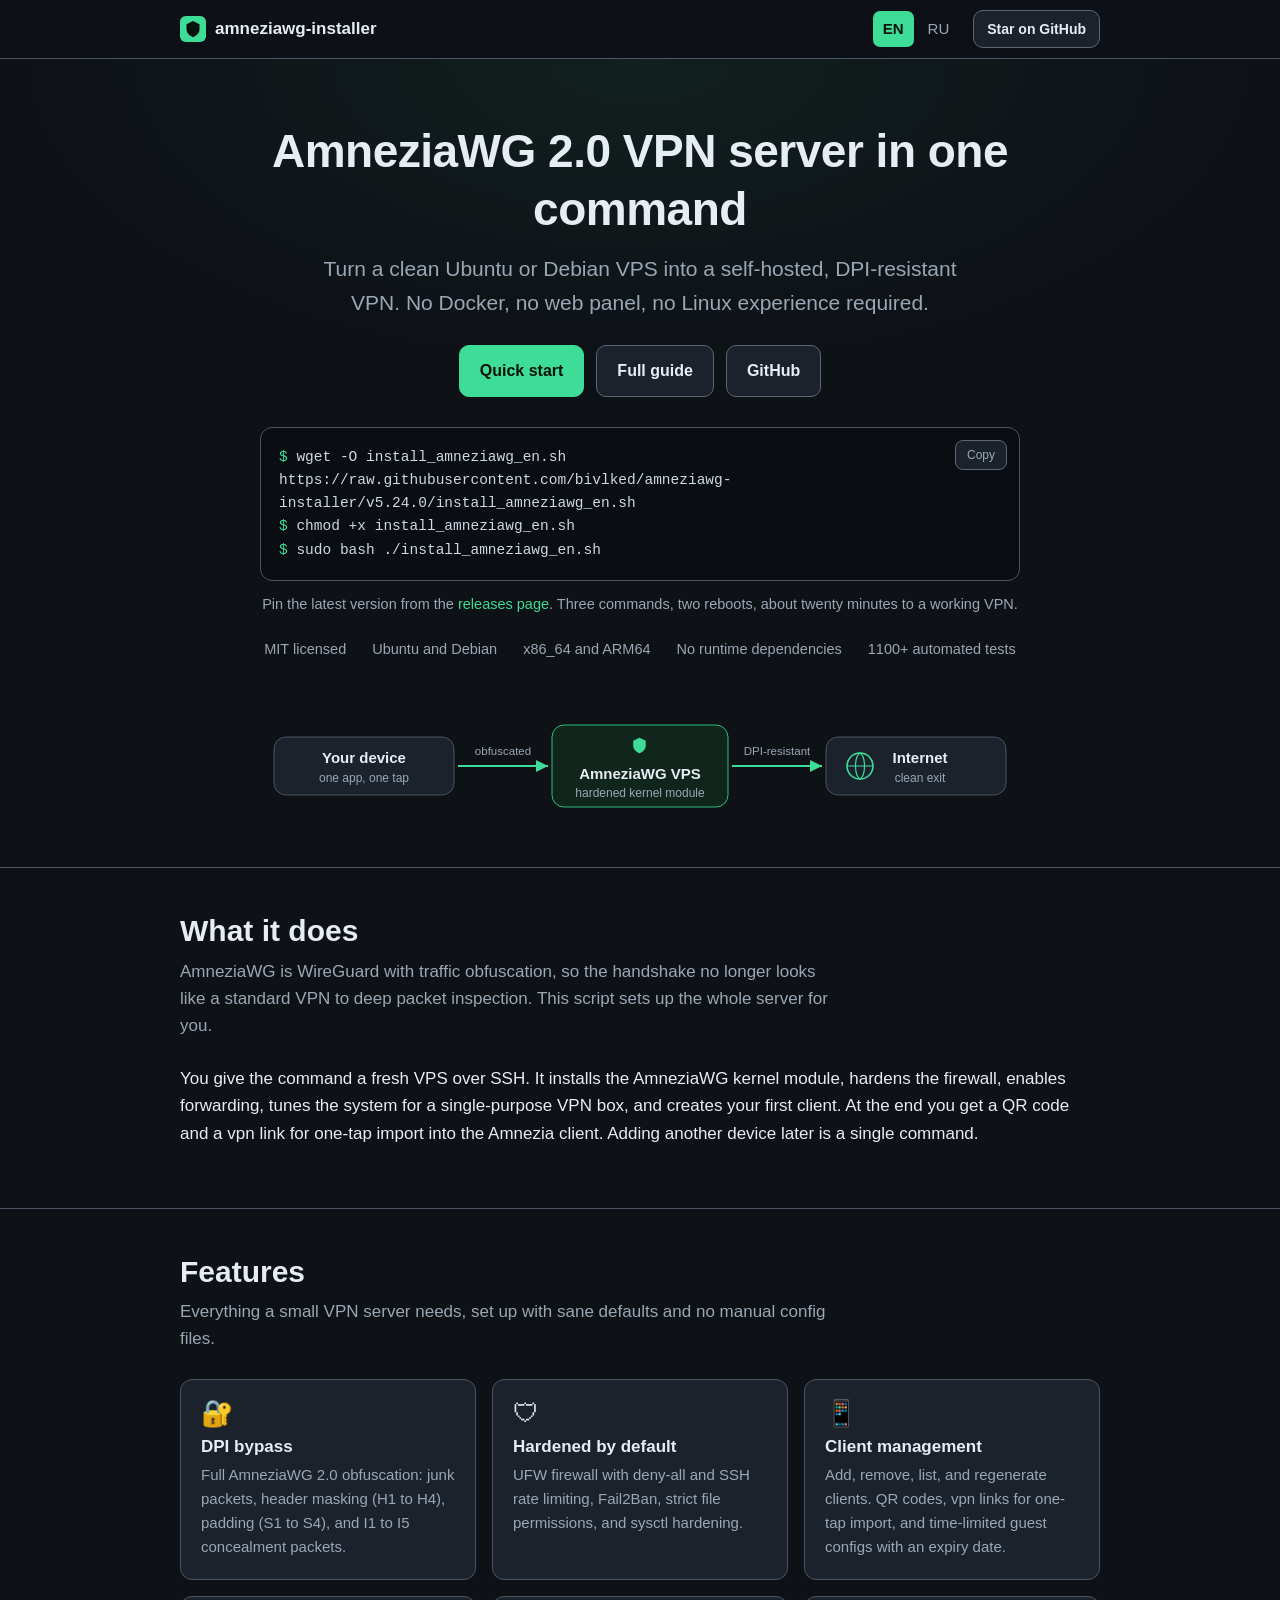
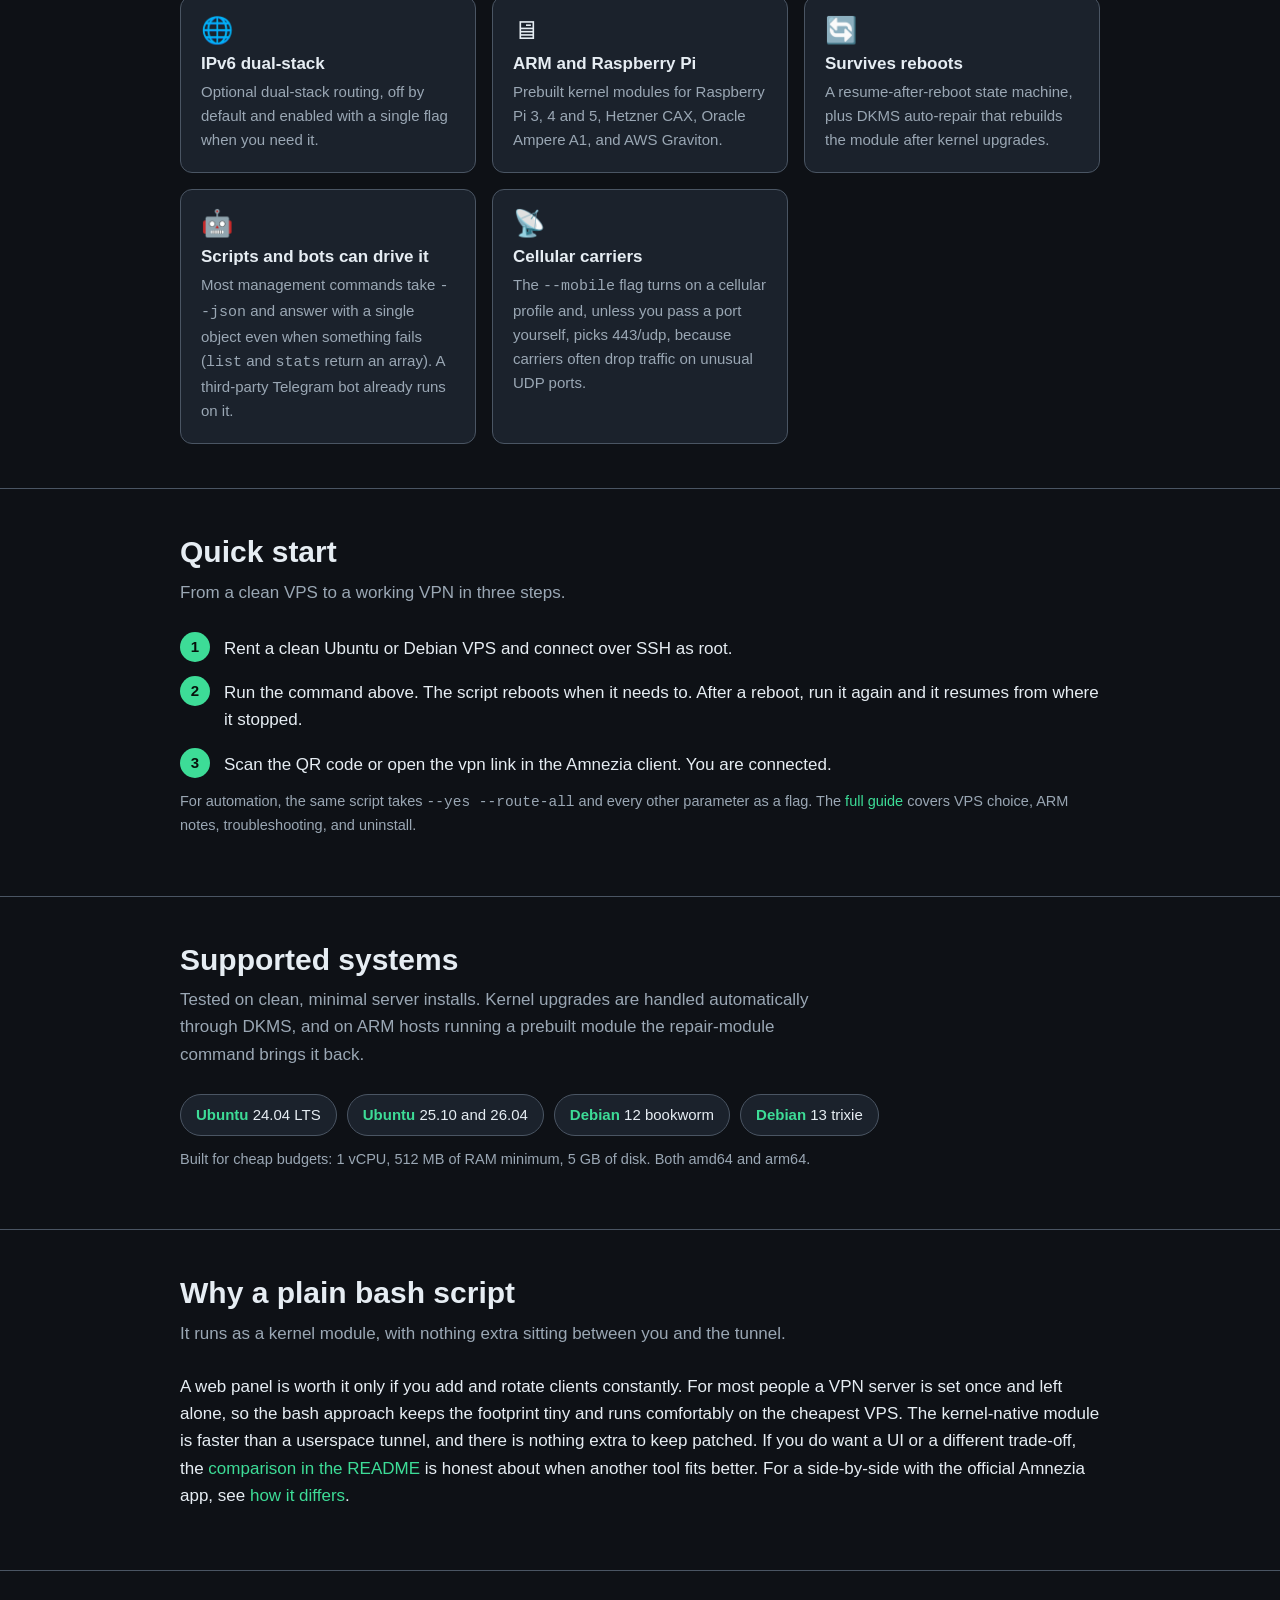
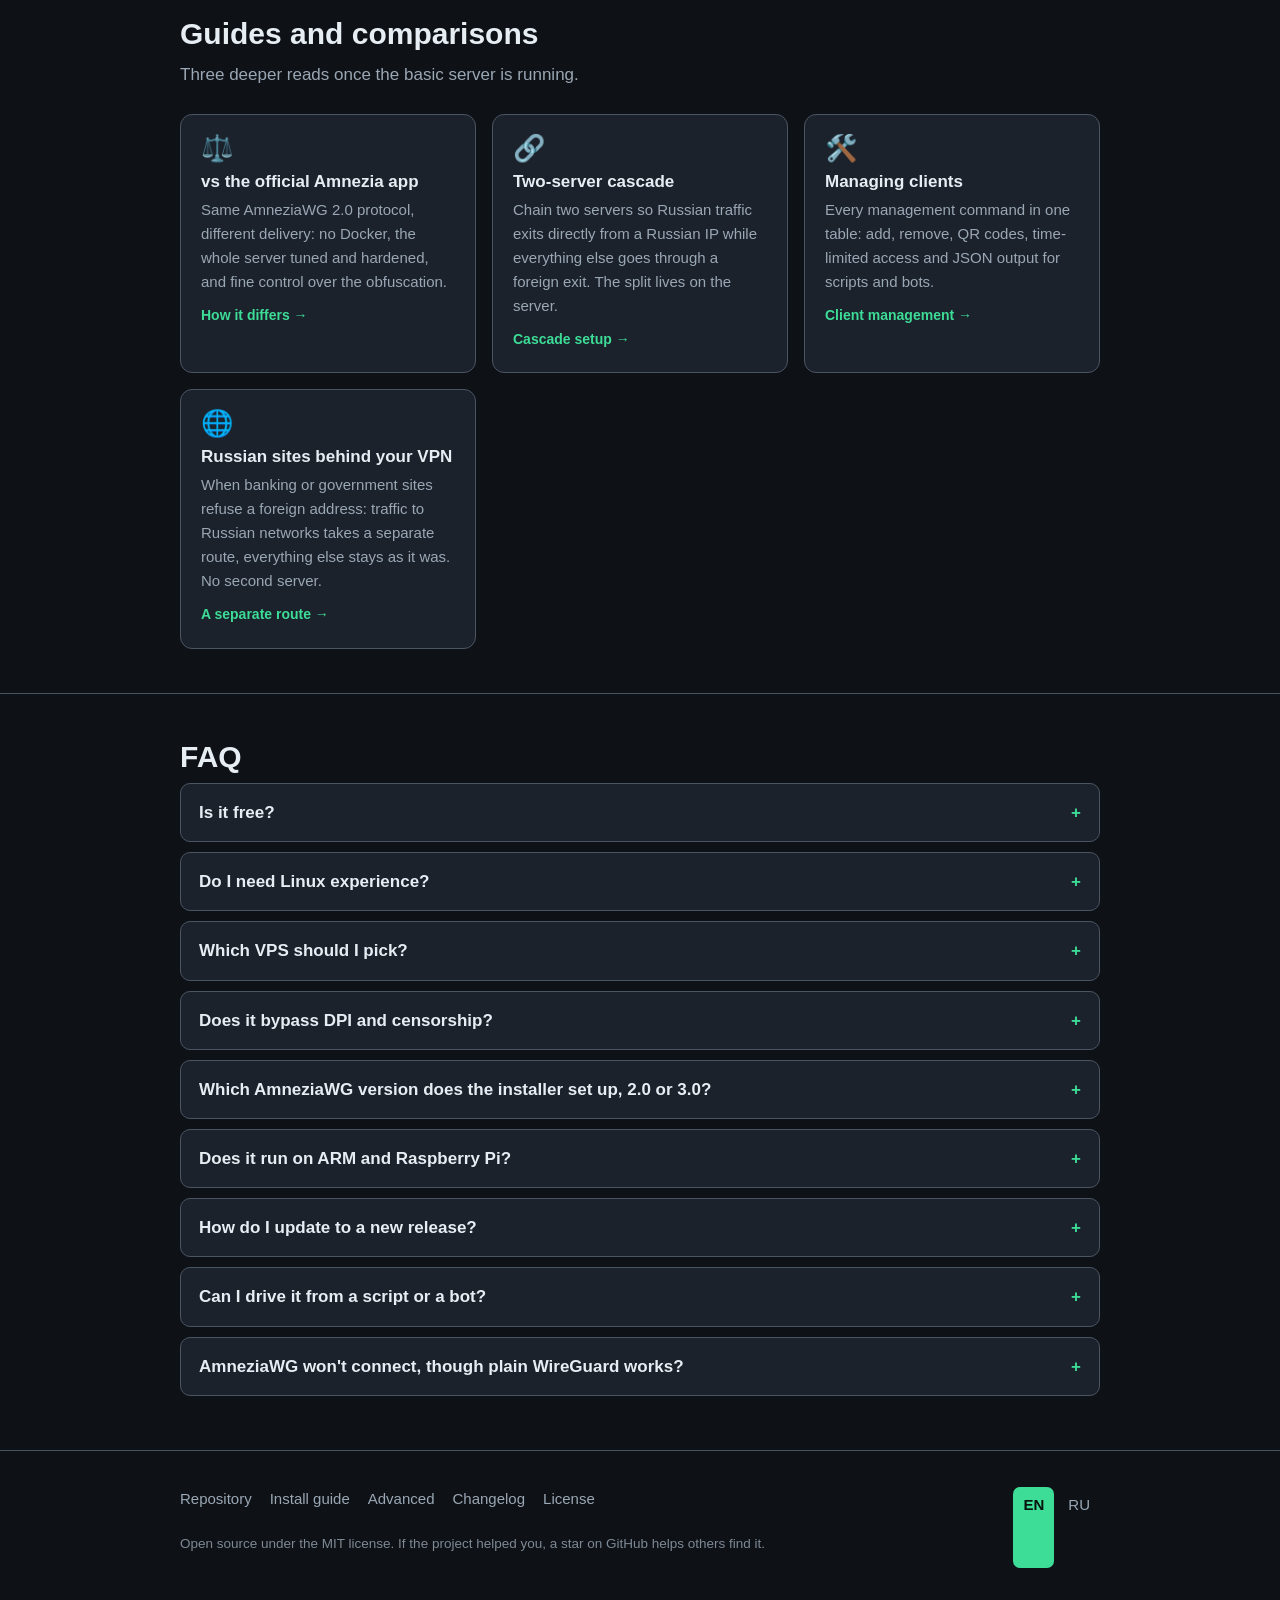
<file: index.html>
<!DOCTYPE html>
<html lang="en">
<head>
<meta charset="utf-8">
<meta name="viewport" content="width=device-width, initial-scale=1">
<title>AmneziaWG 2.0 VPN Installer for Ubuntu and Debian VPS</title>
<meta name="description" content="One command turns your own Ubuntu or Debian VPS into an AmneziaWG 2.0 / 3.0 VPN server. About twenty minutes, then a QR code for your phone. DPI bypass, hardened firewall, MIT licensed.">
<link rel="canonical" href="https://bivlked.github.io/amneziawg-installer/">
<link rel="alternate" hreflang="en" href="https://bivlked.github.io/amneziawg-installer/">
<link rel="alternate" hreflang="ru" href="https://bivlked.github.io/amneziawg-installer/ru/">
<link rel="alternate" hreflang="x-default" href="https://bivlked.github.io/amneziawg-installer/">
<meta property="og:type" content="website">
<meta property="og:title" content="AmneziaWG 2.0 VPN Installer for Ubuntu and Debian VPS">
<meta property="og:description" content="One command turns a clean Ubuntu or Debian VPS into a DPI-resistant AmneziaWG 2.0 / 3.0 VPN server. Open source, MIT licensed.">
<meta property="og:url" content="https://bivlked.github.io/amneziawg-installer/">
<meta property="og:site_name" content="amneziawg-installer">
<meta property="og:image" content="https://bivlked.github.io/amneziawg-installer/assets/og.png">
<meta property="og:image:width" content="1200">
<meta property="og:image:height" content="630">
<meta property="og:image:alt" content="amneziawg-installer - AmneziaWG 2.0 / 3.0 VPN server in one command">
<meta property="og:locale" content="en_US">
<meta property="og:locale:alternate" content="ru_RU">
<meta name="twitter:card" content="summary_large_image">
<meta name="twitter:image" content="https://bivlked.github.io/amneziawg-installer/assets/og.png">
<meta name="twitter:title" content="AmneziaWG 2.0 VPN Installer for Ubuntu and Debian VPS">
<meta name="twitter:description" content="One command turns a clean Ubuntu or Debian VPS into a DPI-resistant AmneziaWG 2.0 / 3.0 VPN server. Open source, MIT licensed.">
<meta name="google-site-verification" content="3E6FtjgNbCI2T4Ho99Hl--kZt4UFRLLwphMFXHerhmE">
<meta name="theme-color" content="#0e1116">
<meta name="color-scheme" content="dark">
<link rel="icon" href="assets/favicon.svg" type="image/svg+xml">
<link rel="apple-touch-icon" href="assets/apple-touch-icon.png">
<link rel="stylesheet" href="assets/style.css">
<script type="application/ld+json">
{
  "@context": "https://schema.org",
  "@type": "SoftwareApplication",
  "name": "amneziawg-installer",
  "description": "One-command installer and management toolkit for a self-hosted AmneziaWG 2.0 / 3.0 VPN on Ubuntu and Debian servers.",
  "applicationCategory": "SecurityApplication",
  "operatingSystem": "Ubuntu 24.04, Ubuntu 25.10, Ubuntu 26.04, Debian 12, Debian 13",
  "softwareVersion": "5.24.0",
  "license": "https://opensource.org/licenses/MIT",
  "codeRepository": "https://github.com/bivlked/amneziawg-installer",
  "url": "https://bivlked.github.io/amneziawg-installer/",
  "installUrl": "https://github.com/bivlked/amneziawg-installer/releases/latest",
  "processorRequirements": "1 vCPU, amd64 or arm64",
  "memoryRequirements": "512 MB",
  "storageRequirements": "5 GB",
  "featureList": [
    "One-command install on a clean Ubuntu or Debian VPS",
    "AmneziaWG 2.0 obfuscation: junk packets, header masking H1-H4, padding S1-S4, I1-I5 concealment packets",
    "UFW firewall, Fail2Ban, sysctl hardening and SSH rate limiting by default",
    "Client management: add, remove, list, regenerate, QR codes, vpn:// links, expiring guest configs",
    "JSON output for most management commands, for scripts and bots",
    "Prebuilt ARM64 kernel modules for Raspberry Pi, Hetzner CAX, Oracle Ampere A1 and AWS Graviton",
    "Resume after reboot and DKMS rebuild after kernel upgrades"
  ],
  "sameAs": ["https://github.com/bivlked/amneziawg-installer"],
  "offers": { "@type": "Offer", "price": "0", "priceCurrency": "USD" },
  "author": { "@type": "Person", "name": "bivlked" }
}
</script>
<script type="application/ld+json">
{
  "@context": "https://schema.org",
  "@type": "WebSite",
  "name": "amneziawg-installer",
  "url": "https://bivlked.github.io/amneziawg-installer/",
  "inLanguage": "en",
  "publisher": { "@type": "Organization", "name": "amneziawg-installer", "logo": { "@type": "ImageObject", "url": "https://bivlked.github.io/amneziawg-installer/assets/apple-touch-icon.png" } }
}
</script>
<script type="application/ld+json">
{
  "@context": "https://schema.org",
  "@type": "FAQPage",
  "mainEntity": [
    { "@type": "Question", "name": "Is it free?", "acceptedAnswer": { "@type": "Answer", "text": "Yes. The installer is open source under the MIT license. You only pay for the VPS, which starts around 3 to 5 dollars a month." } },
    { "@type": "Question", "name": "Do I need Linux experience?", "acceptedAnswer": { "@type": "Answer", "text": "No. You copy one command into an SSH session on a clean VPS. The script handles the kernel module, firewall, forwarding, and the first client, then prints a QR code and a vpn link." } },
    { "@type": "Question", "name": "Which VPS should I pick?", "acceptedAnswer": { "@type": "Answer", "text": "A clean Ubuntu or Debian VPS with 1 vCPU and at least 512 MB of RAM. It is meant for a dedicated VPS, not a home router or shared hosting." } },
    { "@type": "Question", "name": "Does it bypass DPI and censorship?", "acceptedAnswer": { "@type": "Answer", "text": "AmneziaWG 2.0 adds obfuscation on top of WireGuard to resist the deep packet inspection used in Russia, Iran, China, and on school or corporate networks. No method is guaranteed against every operator, but the protocol gives you the obfuscation settings that get through today." } },
    { "@type": "Question", "name": "Which AmneziaWG version does the installer set up, 2.0 or 3.0?", "acceptedAnswer": { "@type": "Answer", "text": "The kernel decides, not the distribution name. If the server runs kernel 6.7 or newer, the module comes from the official PPA, which has been on the 3.0 line since the end of July - that is what you get on current Ubuntu 24.04 and later and Debian 13 images. On kernels older than 6.7 the installer builds a pinned 2.0 module from source: the 3.0 line is not validated there yet, so we keep 2.0 on purpose. ARM servers we ship a prebuilt module for get that instead and also stay on 2.0. The generated configs are the same either way - the 2.0 parameters Jc/Jmin/Jmax, S1-S4, H1-H4 and the I1 concealment packet - and none of the new 3.0 features are enabled, so configs handed out earlier need no changes." } },
    { "@type": "Question", "name": "Does it run on ARM and Raspberry Pi?", "acceptedAnswer": { "@type": "Answer", "text": "Yes. Prebuilt ARM64 modules cover Raspberry Pi 3, 4 and 5, Hetzner CAX, Oracle Ampere A1, and AWS Graviton. The same command picks the right one." } },
    { "@type": "Question", "name": "How do I update to a new release?", "acceptedAnswer": { "@type": "Answer", "text": "Download the new release script on the same server and run it with the --force flag. Server keys, clients, and obfuscation settings survive the reinstall. After kernel updates the DKMS module rebuilds automatically on the next boot." } },
    { "@type": "Question", "name": "Can I drive it from a script or a bot?", "acceptedAnswer": { "@type": "Answer", "text": "Yes. Most management commands take --json and answer with a single JSON object even when the command failed, so the reply is always parseable. The exceptions: list and stats return an array, and show and diagnose do not take the flag. New fields show up over time; existing ones do not get renamed. For unattended runs there is --yes, and with AWG_STRICT_CONFIRM=1 a command like removing a client refuses to run when --yes is missing instead of quietly agreeing. A third-party Telegram bot, awgram, already runs on this interface." } },
    { "@type": "Question", "name": "AmneziaWG won't connect, though plain WireGuard works?", "acceptedAnswer": { "@type": "Answer", "text": "Almost always an obfuscation or version mismatch, not the network. If plain WireGuard comes up on the same server but AmneziaWG does not, compare the [Interface] parameters on the server and the client. S1-S4 and H1-H4 must match: the receiver strips that padding and checks those headers, so any mismatch here means the packet is dropped and the handshake never completes. In 2.0, H1-H4 are ranges - the ranges must be the same on both sides. Jc/Jmin/Jmax and the 2.0 concealment packets I1-I5 do NOT have to match: they are separate decoy packets, the other side discards them, and a node without I1 simply never sends them. Case does matter for I1-I5: uppercase only. Check the versions too: older amneziawg-tools builds cannot speak 2.0. Full walkthrough in the detailed troubleshooting guide." } }
  ]
}
</script>
</head>
<body>
<a class="skip-link" href="#main">Skip to content</a>

<header class="site-header">
  <div class="wrap">
    <a class="brand" href="/amneziawg-installer/">
      <svg class="logo" viewBox="0 0 32 32" aria-hidden="true"><rect width="32" height="32" rx="7" fill="#3ddc97"/><path d="M16 6l8 4v6c0 5-3.4 8.2-8 10-4.6-1.8-8-5-8-10v-6l8-4z" fill="#07120c"/></svg>
      amneziawg-installer
    </a>
    <nav class="nav-right" aria-label="Site navigation">
      <span class="lang-switch"><a class="active" aria-current="page" aria-label="English" href="/amneziawg-installer/">EN</a><a aria-label="Русский" href="/amneziawg-installer/ru/">RU</a></span>
      <a class="btn btn-sm" href="https://github.com/bivlked/amneziawg-installer">Star on GitHub</a>
    </nav>
  </div>
</header>

<main id="main">

<section class="hero">
  <div class="wrap">
    <h1>AmneziaWG 2.0 VPN server in one command</h1>
    <p class="lede">Turn a clean Ubuntu or Debian VPS into a self-hosted, DPI-resistant VPN. No Docker, no web panel, no Linux experience required.</p>
    <div class="cta-row">
      <a class="btn btn-primary" href="#quick-start">Quick start</a>
      <a class="btn" href="https://github.com/bivlked/amneziawg-installer/blob/main/INSTALL_VPS.md">Full guide</a>
      <a class="btn" href="https://github.com/bivlked/amneziawg-installer">GitHub</a>
    </div>
    <div class="cmd">
      <button class="copy-btn" type="button" aria-label="Copy install command" data-copy="wget -O install_amneziawg_en.sh https://raw.githubusercontent.com/bivlked/amneziawg-installer/v5.24.0/install_amneziawg_en.sh&#10;chmod +x install_amneziawg_en.sh&#10;sudo bash ./install_amneziawg_en.sh">Copy</button>
      <pre><span class="prompt">$ </span>wget -O install_amneziawg_en.sh https://raw.githubusercontent.com/bivlked/amneziawg-installer/v5.24.0/install_amneziawg_en.sh
<span class="prompt">$ </span>chmod +x install_amneziawg_en.sh
<span class="prompt">$ </span>sudo bash ./install_amneziawg_en.sh</pre>
    </div>
    <p class="sr-only" role="status" aria-live="polite" data-copy-status></p>
    <p class="inline-note">Pin the latest version from the <a href="https://github.com/bivlked/amneziawg-installer/releases">releases page</a>. Three commands, two reboots, about twenty minutes to a working VPN.</p>
    <div class="trust">
      <span>MIT licensed</span>
      <span>Ubuntu and Debian</span>
      <span>x86_64 and ARM64</span>
      <span>No runtime dependencies</span>
      <span>1100+ automated tests</span>
    </div>
    <figure class="hero-art" aria-hidden="true">
      <svg viewBox="0 0 760 132" xmlns="http://www.w3.org/2000/svg" font-family="-apple-system, BlinkMacSystemFont, 'Segoe UI', Roboto, sans-serif">
        <defs><marker id="ar" markerWidth="9" markerHeight="9" refX="6" refY="3" orient="auto"><path d="M0 0l6 3-6 3z" fill="#3ddc97"/></marker></defs>
        <rect x="14" y="42" width="180" height="58" rx="12" fill="#1b222c" stroke="#4a5563"/>
        <text x="104" y="68" text-anchor="middle" font-size="15" font-weight="600" fill="#e6edf3">Your device</text>
        <text x="104" y="87" text-anchor="middle" font-size="12" fill="#9aa7b4">one app, one tap</text>
        <line x1="198" y1="71" x2="288" y2="71" stroke="#3ddc97" stroke-width="2" marker-end="url(#ar)"/>
        <text x="243" y="60" text-anchor="middle" font-size="11.5" fill="#9aa7b4">obfuscated</text>
        <rect x="292" y="30" width="176" height="82" rx="12" fill="#10261c" stroke="#2bbd80"/>
        <g transform="translate(367 38) scale(0.78)"><path d="M16 6l8 4v6c0 5-3.4 8.2-8 10-4.6-1.8-8-5-8-10v-6l8-4z" fill="#3ddc97"/></g>
        <text x="380" y="84" text-anchor="middle" font-size="15" font-weight="600" fill="#e6edf3">AmneziaWG VPS</text>
        <text x="380" y="102" text-anchor="middle" font-size="12" fill="#9aa7b4">hardened kernel module</text>
        <line x1="472" y1="71" x2="562" y2="71" stroke="#3ddc97" stroke-width="2" marker-end="url(#ar)"/>
        <text x="517" y="60" text-anchor="middle" font-size="11.5" fill="#9aa7b4">DPI-resistant</text>
        <rect x="566" y="42" width="180" height="58" rx="12" fill="#1b222c" stroke="#4a5563"/>
        <circle cx="600" cy="71" r="13" fill="none" stroke="#3ddc97" stroke-width="1.6"/>
        <path d="M587 71h26M600 58c6 4 6 22 0 26M600 58c-6 4-6 22 0 26" fill="none" stroke="#3ddc97" stroke-width="1.2"/>
        <text x="660" y="68" text-anchor="middle" font-size="15" font-weight="600" fill="#e6edf3">Internet</text>
        <text x="660" y="87" text-anchor="middle" font-size="12" fill="#9aa7b4">clean exit</text>
      </svg>
    </figure>
  </div>
</section>

<section id="what">
  <div class="wrap">
    <h2>What it does</h2>
    <p class="sub">AmneziaWG is WireGuard with traffic obfuscation, so the handshake no longer looks like a standard VPN to deep packet inspection. This script sets up the whole server for you.</p>
    <p>You give the command a fresh VPS over SSH. It installs the AmneziaWG kernel module, hardens the firewall, enables forwarding, tunes the system for a single-purpose VPN box, and creates your first client. At the end you get a QR code and a vpn link for one-tap import into the Amnezia client. Adding another device later is a single command.</p>
  </div>
</section>

<section id="features">
  <div class="wrap">
    <h2>Features</h2>
    <p class="sub">Everything a small VPN server needs, set up with sane defaults and no manual config files.</p>
    <div class="grid">
      <div class="card"><div class="ico" aria-hidden="true">&#128272;</div><h3>DPI bypass</h3><p>Full AmneziaWG 2.0 obfuscation: junk packets, header masking (H1 to H4), padding (S1 to S4), and I1 to I5 concealment packets.</p></div>
      <div class="card"><div class="ico" aria-hidden="true">&#128737;</div><h3>Hardened by default</h3><p>UFW firewall with deny-all and SSH rate limiting, Fail2Ban, strict file permissions, and sysctl hardening.</p></div>
      <div class="card"><div class="ico" aria-hidden="true">&#128241;</div><h3>Client management</h3><p>Add, remove, list, and regenerate clients. QR codes, vpn links for one-tap import, and time-limited guest configs with an expiry date.</p></div>
      <div class="card"><div class="ico" aria-hidden="true">&#127760;</div><h3>IPv6 dual-stack</h3><p>Optional dual-stack routing, off by default and enabled with a single flag when you need it.</p></div>
      <div class="card"><div class="ico" aria-hidden="true">&#128421;</div><h3>ARM and Raspberry Pi</h3><p>Prebuilt kernel modules for Raspberry Pi 3, 4 and 5, Hetzner CAX, Oracle Ampere A1, and AWS Graviton.</p></div>
      <div class="card"><div class="ico" aria-hidden="true">&#128260;</div><h3>Survives reboots</h3><p>A resume-after-reboot state machine, plus DKMS auto-repair that rebuilds the module after kernel upgrades.</p></div>
      <div class="card"><div class="ico" aria-hidden="true">&#129302;</div><h3>Scripts and bots can drive it</h3><p>Most management commands take <code>--json</code> and answer with a single object even when something fails (<code>list</code> and <code>stats</code> return an array). A third-party Telegram bot already runs on it.</p></div>
      <div class="card"><div class="ico" aria-hidden="true">&#128225;</div><h3>Cellular carriers</h3><p>The <code>--mobile</code> flag turns on a cellular profile and, unless you pass a port yourself, picks 443/udp, because carriers often drop traffic on unusual UDP ports.</p></div>
    </div>
  </div>
</section>

<section id="quick-start">
  <div class="wrap">
    <h2>Quick start</h2>
    <p class="sub">From a clean VPS to a working VPN in three steps.</p>
    <ol class="steps">
      <li class="step"><span class="n" aria-hidden="true"></span><p>Rent a clean Ubuntu or Debian VPS and connect over SSH as root.</p></li>
      <li class="step"><span class="n" aria-hidden="true"></span><p>Run the command above. The script reboots when it needs to. After a reboot, run it again and it resumes from where it stopped.</p></li>
      <li class="step"><span class="n" aria-hidden="true"></span><p>Scan the QR code or open the vpn link in the Amnezia client. You are connected.</p></li>
    </ol>
    <p class="inline-note mt">For automation, the same script takes <code>--yes --route-all</code> and every other parameter as a flag. The <a href="https://github.com/bivlked/amneziawg-installer/blob/main/INSTALL_VPS.md">full guide</a> covers VPS choice, ARM notes, troubleshooting, and uninstall.</p>
  </div>
</section>

<section id="os">
  <div class="wrap">
    <h2>Supported systems</h2>
    <p class="sub">Tested on clean, minimal server installs. Kernel upgrades are handled automatically through DKMS, and on ARM hosts running a prebuilt module the repair-module command brings it back.</p>
    <div class="os-list">
      <span class="pill"><b>Ubuntu</b> 24.04 LTS</span>
      <span class="pill"><b>Ubuntu</b> 25.10 and 26.04</span>
      <span class="pill"><b>Debian</b> 12 bookworm</span>
      <span class="pill"><b>Debian</b> 13 trixie</span>
    </div>
    <p class="inline-note mt">Built for cheap budgets: 1 vCPU, 512 MB of RAM minimum, 5 GB of disk. Both amd64 and arm64.</p>
  </div>
</section>

<section id="why">
  <div class="wrap">
    <h2>Why a plain bash script</h2>
    <p class="sub">It runs as a kernel module, with nothing extra sitting between you and the tunnel.</p>
    <p>A web panel is worth it only if you add and rotate clients constantly. For most people a VPN server is set once and left alone, so the bash approach keeps the footprint tiny and runs comfortably on the cheapest VPS. The kernel-native module is faster than a userspace tunnel, and there is nothing extra to keep patched. If you do want a UI or a different trade-off, the <a href="https://github.com/bivlked/amneziawg-installer#similar-tools">comparison in the README</a> is honest about when another tool fits better. For a side-by-side with the official Amnezia app, see <a href="compare/">how it differs</a>.</p>
  </div>
</section>

<section id="guides" class="related">
  <div class="wrap">
    <h2>Guides and comparisons</h2>
    <p class="sub">Three deeper reads once the basic server is running.</p>
    <div class="grid">
      <div class="card">
        <div class="ico" aria-hidden="true">&#9878;&#65039;</div>
        <h3>vs the official Amnezia app</h3>
        <p>Same AmneziaWG 2.0 protocol, different delivery: no Docker, the whole server tuned and hardened, and fine control over the obfuscation.</p>
        <a class="go" href="compare/">How it differs &#8594;</a>
      </div>
      <div class="card">
        <div class="ico" aria-hidden="true">&#128279;</div>
        <h3>Two-server cascade</h3>
        <p>Chain two servers so Russian traffic exits directly from a Russian IP while everything else goes through a foreign exit. The split lives on the server.</p>
        <a class="go" href="cascade/">Cascade setup &#8594;</a>
      </div>
      <div class="card">
        <div class="ico" aria-hidden="true">&#128736;&#65039;</div>
        <h3>Managing clients</h3>
        <p>Every management command in one table: add, remove, QR codes, time-limited access and JSON output for scripts and bots.</p>
        <a class="go" href="manage/">Client management &#8594;</a>
      </div>
      <div class="card">
        <div class="ico" aria-hidden="true">&#127760;</div>
        <h3>Russian sites behind your VPN</h3>
        <p>When banking or government sites refuse a foreign address: traffic to Russian networks takes a separate route, everything else stays as it was. No second server.</p>
        <a class="go" href="warp-ru/">A separate route &#8594;</a>
      </div>
    </div>
  </div>
</section>

<section id="faq">
  <div class="wrap">
    <h2>FAQ</h2>
    <div class="faq">
      <details><summary>Is it free?</summary><div class="answer">Yes. The installer is open source under the MIT license. You only pay for the VPS, which starts around 3 to 5 dollars a month.</div></details>
      <details><summary>Do I need Linux experience?</summary><div class="answer">No. You copy one command into an SSH session on a clean VPS. The script handles the kernel module, firewall, forwarding, and the first client, then prints a QR code and a vpn link.</div></details>
      <details><summary>Which VPS should I pick?</summary><div class="answer">A clean Ubuntu or Debian VPS with 1 vCPU and at least 512 MB of RAM. It is meant for a dedicated VPS, not a home router or shared hosting.</div></details>
      <details><summary>Does it bypass DPI and censorship?</summary><div class="answer">AmneziaWG 2.0 adds obfuscation on top of WireGuard to resist the deep packet inspection used in Russia, Iran, China, and on school or corporate networks. No method is guaranteed against every operator, but the protocol gives you the obfuscation settings that get through today.</div></details>
      <details><summary>Which AmneziaWG version does the installer set up, 2.0 or 3.0?</summary><div class="answer">The kernel decides, not the distribution name. If the server runs kernel 6.7 or newer, the module comes from the official PPA, which has been on the 3.0 line since the end of July - that is what you get on current Ubuntu 24.04 and later and Debian 13 images. On kernels older than 6.7 the installer builds a pinned 2.0 module from source: the 3.0 line is not validated there yet, so we keep 2.0 on purpose. ARM servers we ship a prebuilt module for get that instead and also stay on 2.0. The generated configs are the same either way - the 2.0 parameters Jc/Jmin/Jmax, S1-S4, H1-H4 and the I1 concealment packet - and none of the new 3.0 features are enabled, so configs handed out earlier need no changes.</div></details>
      <details><summary>Does it run on ARM and Raspberry Pi?</summary><div class="answer">Yes. Prebuilt ARM64 modules cover Raspberry Pi 3, 4 and 5, Hetzner CAX, Oracle Ampere A1, and AWS Graviton. The same command picks the right one.</div></details>
      <details><summary>How do I update to a new release?</summary><div class="answer">Download the new release script on the same server and run it with the <code>--force</code> flag. Server keys, clients, and obfuscation settings survive the reinstall. After kernel updates the DKMS module rebuilds automatically on the next boot.</div></details>
      <details><summary>Can I drive it from a script or a bot?</summary><div class="answer">Yes. Most management commands take <code>--json</code> and answer with a single JSON object even when the command failed, so the reply is always parseable. The exceptions: <code>list</code> and <code>stats</code> return an array, and <code>show</code> and <code>diagnose</code> do not take the flag. New fields show up over time; existing ones do not get renamed. For unattended runs there is <code>--yes</code>, and with <code>AWG_STRICT_CONFIRM=1</code> a command like removing a client refuses to run when <code>--yes</code> is missing instead of quietly agreeing. A third-party Telegram bot, <a href="https://github.com/ekuraev/awgram">awgram</a>, already runs on this interface.</div></details>
      <details><summary>AmneziaWG won't connect, though plain WireGuard works?</summary><div class="answer">Almost always an obfuscation or version mismatch, not the network. If plain WireGuard comes up on the same server but AmneziaWG does not, compare the <code>[Interface]</code> parameters on the server and the client. S1-S4 and H1-H4 must match: the receiver strips that padding and checks those headers, so any mismatch here means the packet is dropped and the handshake never completes. In 2.0, H1-H4 are ranges - the ranges must be the same on both sides. Jc/Jmin/Jmax and the 2.0 concealment packets I1-I5 do NOT have to match: they are separate decoy packets, the other side discards them, and a node without I1 simply never sends them. Case does matter for I1-I5: uppercase only. Check the versions too: older amneziawg-tools builds cannot speak 2.0. Full walkthrough in the <a href="https://github.com/bivlked/amneziawg-installer/blob/main/ADVANCED.en.md#troubleshooting-adv">detailed troubleshooting guide</a>.</div></details>
    </div>
  </div>
</section>

</main>

<footer class="site-footer">
  <div class="wrap">
    <div class="cols">
      <div>
        <div class="foot-links">
          <a href="https://github.com/bivlked/amneziawg-installer">Repository</a>
          <a href="https://github.com/bivlked/amneziawg-installer/blob/main/INSTALL_VPS.md">Install guide</a>
          <a href="https://github.com/bivlked/amneziawg-installer/blob/main/ADVANCED.en.md">Advanced</a>
          <a href="https://github.com/bivlked/amneziawg-installer/blob/main/CHANGELOG.en.md">Changelog</a>
          <a href="https://github.com/bivlked/amneziawg-installer/blob/main/LICENSE">License</a>
        </div>
        <p class="note">Open source under the MIT license. If the project helped you, a star on GitHub helps others find it.</p>
      </div>
      <div class="lang-switch"><a class="active" aria-current="page" aria-label="English" href="/amneziawg-installer/">EN</a> <a aria-label="Русский" href="/amneziawg-installer/ru/">RU</a></div>
    </div>
  </div>
</footer>

<script>
document.querySelectorAll(".copy-btn").forEach(function (b) {
  var label = b.textContent, timer = null;
  var status = document.querySelector("[data-copy-status]");
  function flash(text) {
    b.textContent = text;
    if (status) status.textContent = text === "Copied" ? "Command copied to clipboard" : "Copy failed";
    if (timer) clearTimeout(timer);
    timer = setTimeout(function () { b.textContent = label; timer = null; }, 1500);
  }
  b.addEventListener("click", function () {
    if (!navigator.clipboard) { flash("Error"); return; }
    navigator.clipboard.writeText(b.getAttribute("data-copy"))
      .then(function () { flash("Copied"); })
      .catch(function () { flash("Error"); });
  });
});
</script>
</body>
</html>
</file>
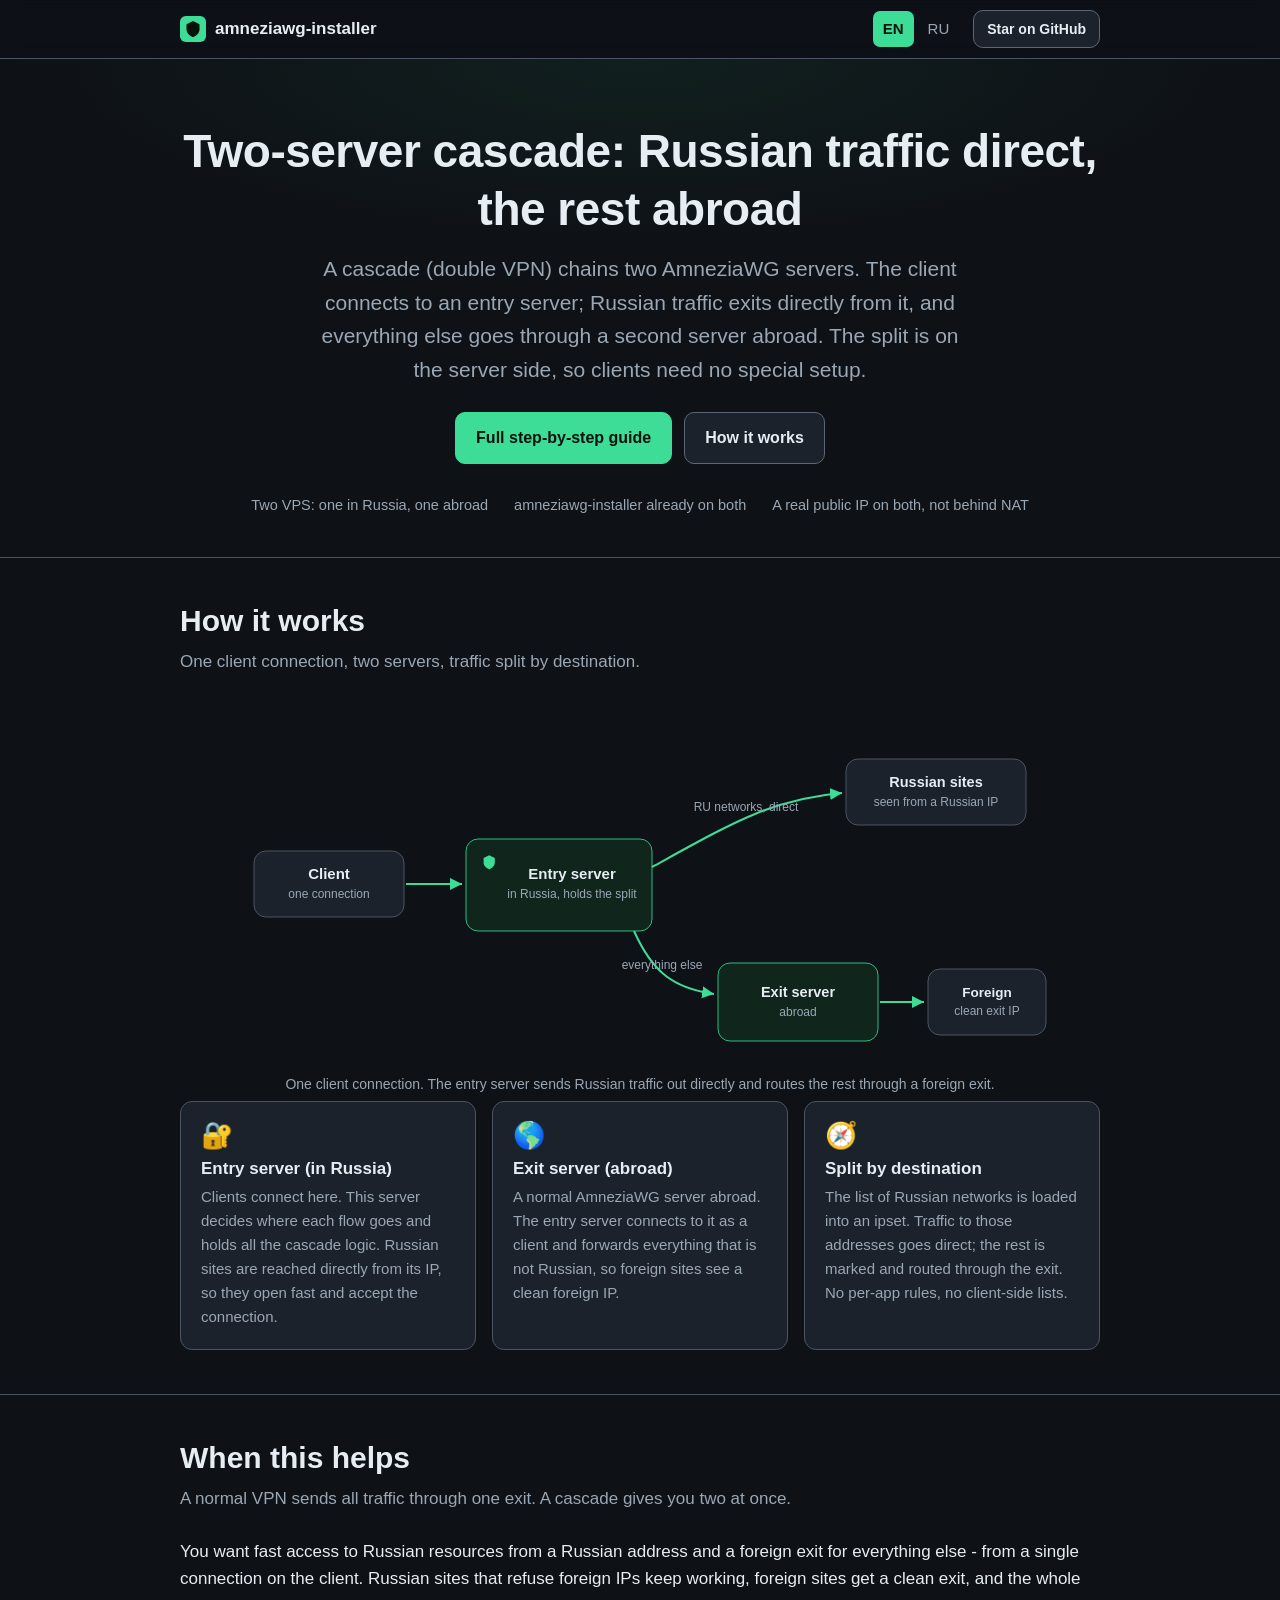
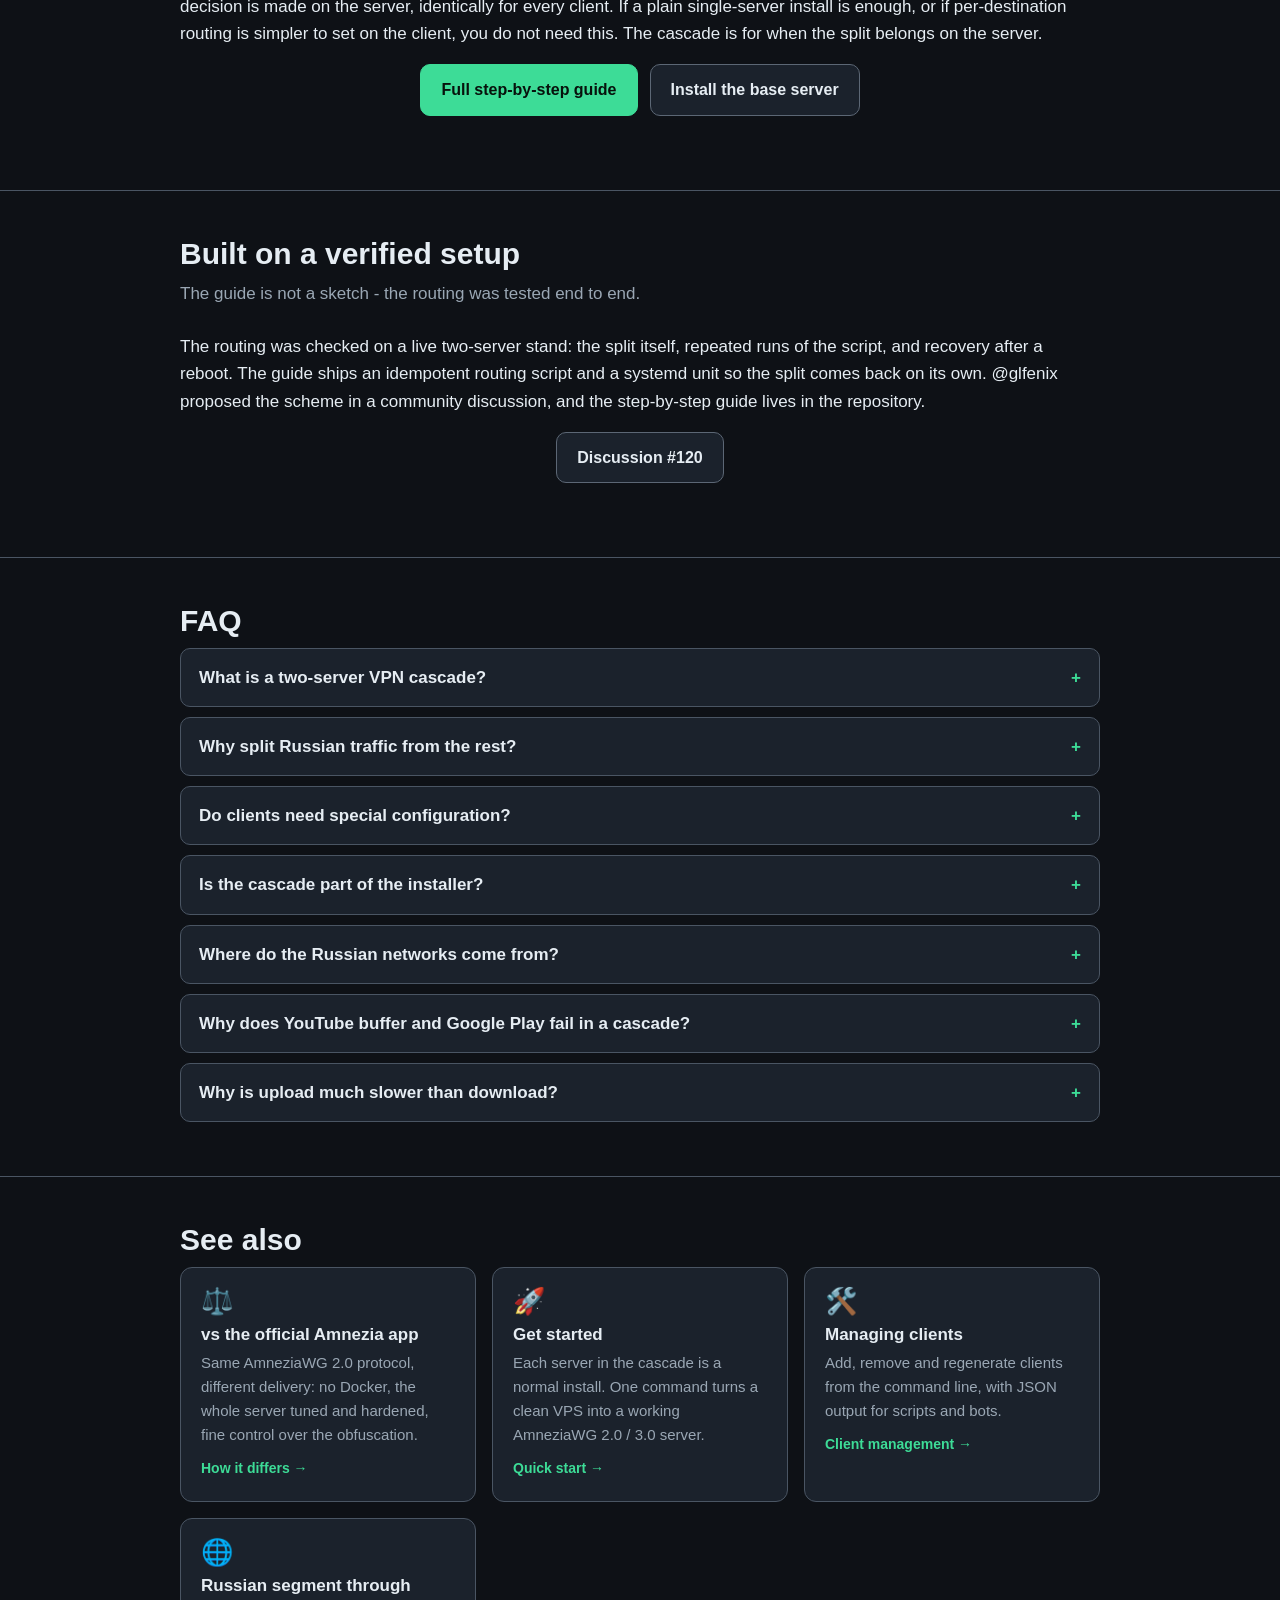
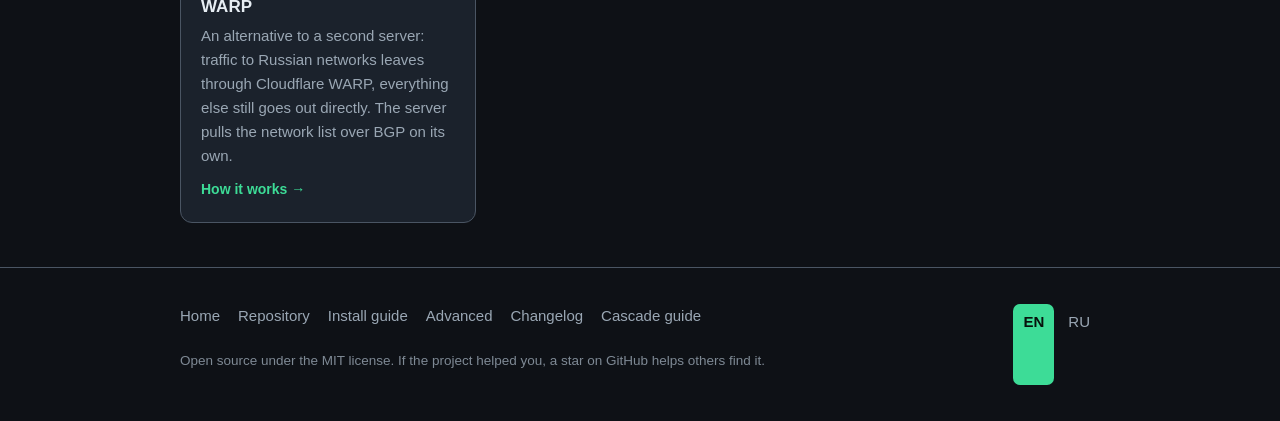
<file: cascade/index.html>
<!DOCTYPE html>
<html lang="en">
<head>
<meta charset="utf-8">
<meta name="viewport" content="width=device-width, initial-scale=1">
<title>Two-server cascade VPN: Russian traffic direct, the rest abroad</title>
<meta name="description" content="A two-server cascade (double VPN) on AmneziaWG: Russian sites open from a Russian IP, everything else leaves through a foreign exit. Takes two VPS; the split lives on the server.">
<link rel="canonical" href="https://bivlked.github.io/amneziawg-installer/cascade/">
<link rel="alternate" hreflang="en" href="https://bivlked.github.io/amneziawg-installer/cascade/">
<link rel="alternate" hreflang="ru" href="https://bivlked.github.io/amneziawg-installer/ru/cascade/">
<link rel="alternate" hreflang="x-default" href="https://bivlked.github.io/amneziawg-installer/cascade/">
<meta property="og:type" content="article">
<meta property="og:title" content="Two-server cascade VPN: Russian traffic direct, the rest abroad">
<meta property="og:description" content="A double-VPN cascade on AmneziaWG with server-side split routing: Russian traffic direct, everything else through a foreign exit.">
<meta property="og:url" content="https://bivlked.github.io/amneziawg-installer/cascade/">
<meta property="og:site_name" content="amneziawg-installer">
<meta property="og:image" content="https://bivlked.github.io/amneziawg-installer/assets/og-cascade.png">
<meta property="og:image:width" content="1200">
<meta property="og:image:height" content="630">
<meta property="og:image:alt" content="Two-server AmneziaWG cascade: Russian traffic direct, the rest abroad">
<meta property="og:locale" content="en_US">
<meta property="og:locale:alternate" content="ru_RU">
<meta name="twitter:card" content="summary_large_image">
<meta name="twitter:image" content="https://bivlked.github.io/amneziawg-installer/assets/og-cascade.png">
<meta name="twitter:title" content="Two-server cascade VPN: Russian traffic direct, the rest abroad">
<meta name="twitter:description" content="A double-VPN cascade on AmneziaWG with server-side split routing.">
<meta name="theme-color" content="#0e1116">
<meta name="color-scheme" content="dark">
<link rel="icon" href="../assets/favicon.svg" type="image/svg+xml">
<link rel="apple-touch-icon" href="../assets/apple-touch-icon.png">
<link rel="stylesheet" href="../assets/style.css">
<script type="application/ld+json">
{
  "@context": "https://schema.org",
  "@type": "FAQPage",
  "mainEntity": [
    { "@type": "Question", "name": "What is a two-server VPN cascade?", "acceptedAnswer": { "@type": "Answer", "text": "It is two servers chained together (sometimes called a double VPN). The client connects to an entry server, and that server forwards part of the traffic through a second exit server. Here the split is by destination: Russian networks go out directly from the entry server, everything else goes through the foreign exit." } },
    { "@type": "Question", "name": "Why split Russian traffic from the rest?", "acceptedAnswer": { "@type": "Answer", "text": "So Russian sites open from a Russian IP without a detour abroad and without being blocked for foreign addresses, while foreign sites use a clean foreign exit. You get both from a single connection on the client." } },
    { "@type": "Question", "name": "Do clients need special configuration?", "acceptedAnswer": { "@type": "Answer", "text": "No. The split lives entirely on the entry server. Clients are added as usual and need no special setup - they just connect to the entry server." } },
    { "@type": "Question", "name": "Is the cascade part of the installer?", "acceptedAnswer": { "@type": "Answer", "text": "No. A multi-server cascade is a separate manual setup on top of two normal amneziawg-installer installs. There is a step-by-step guide with a verified routing script and a systemd unit for boot persistence." } },
    { "@type": "Question", "name": "Where do the Russian networks come from?", "acceptedAnswer": { "@type": "Answer", "text": "From the aggregated Russian IP zone (ipdeny), loaded into an ipset. Traffic to those networks is routed direct; everything else is marked and sent through the foreign exit. The list is refreshed on a schedule." } },
    { "@type": "Question", "name": "Why does YouTube buffer and Google Play fail in a cascade?", "acceptedAnswer": { "@type": "Answer", "text": "Some of Google's and YouTube's nodes (their caches and CDN) are hosted on Russian IPs and land in the Russian-networks list, so connections to them go directly via the entry server and Google sees a Russian address. Changing DNS does not reliably help, since Google's networks are largely shared. To make Google and YouTube always use the foreign exit, their networks (not just AS15169 - GGC cache nodes often live in ISP networks) must be marked before the RETURN rule or excluded from the Russian-networks list." } },
    { "@type": "Question", "name": "Why is upload much slower than download?", "acceptedAnswer": { "@type": "Answer", "text": "If download is fine but upload drops to almost nothing, it is usually not MTU (that clips segments both ways, so download would suffer too) and not the CPU (that would slow both directions at once). A healthy download proves the entry server feeds the client at full speed; the bottleneck is the leg from the entry server to the exit server, the one upload travels out on. Likely causes: egress shaping at the entry host, poor peering to the exit network, or an inbound limit on the exit itself. Measure that leg directly: on the exit server run iperf3 -s, and from the entry server run iperf3 -c EXIT-IP for upload and iperf3 -c EXIT-IP -R for download. A low first number with a normal second confirms the squeeze is between the servers, not the servers themselves." } }
  ]
}
</script>
<script type="application/ld+json">
{
  "@context": "https://schema.org",
  "@type": "BreadcrumbList",
  "itemListElement": [
    { "@type": "ListItem", "position": 1, "name": "amneziawg-installer", "item": "https://bivlked.github.io/amneziawg-installer/" },
    { "@type": "ListItem", "position": 2, "name": "Two-server cascade with split routing", "item": "https://bivlked.github.io/amneziawg-installer/cascade/" }
  ]
}
</script>
<script type="application/ld+json">
{
  "@context": "https://schema.org",
  "@type": "TechArticle",
  "headline": "Two-server cascade VPN: Russian traffic direct, the rest abroad",
  "description": "A two-server cascade (double VPN) on AmneziaWG with server-side split routing: Russian traffic exits directly from a Russian IP, everything else goes through a foreign exit server.",
  "inLanguage": "en",
  "image": "https://bivlked.github.io/amneziawg-installer/assets/og-cascade.png",
  "datePublished": "2026-06-15",
  "dateModified": "2026-07-26",
  "author": { "@type": "Person", "name": "bivlked" },
  "publisher": { "@type": "Organization", "name": "amneziawg-installer", "logo": { "@type": "ImageObject", "url": "https://bivlked.github.io/amneziawg-installer/assets/apple-touch-icon.png" } },
  "mainEntityOfPage": "https://bivlked.github.io/amneziawg-installer/cascade/",
  "isPartOf": "https://bivlked.github.io/amneziawg-installer/"
}
</script>
</head>
<body>
<a class="skip-link" href="#main">Skip to content</a>

<header class="site-header">
  <div class="wrap">
    <a class="brand" href="/amneziawg-installer/">
      <svg class="logo" viewBox="0 0 32 32" aria-hidden="true"><rect width="32" height="32" rx="7" fill="#3ddc97"/><path d="M16 6l8 4v6c0 5-3.4 8.2-8 10-4.6-1.8-8-5-8-10v-6l8-4z" fill="#07120c"/></svg>
      amneziawg-installer
    </a>
    <nav class="nav-right" aria-label="Site navigation">
      <span class="lang-switch"><a class="active" aria-current="page" aria-label="English" href="/amneziawg-installer/cascade/">EN</a><a aria-label="Русский" href="/amneziawg-installer/ru/cascade/">RU</a></span>
      <a class="btn btn-sm" href="https://github.com/bivlked/amneziawg-installer">Star on GitHub</a>
    </nav>
  </div>
</header>

<main id="main">

<section class="hero">
  <div class="wrap">
    <h1>Two-server cascade: Russian traffic direct, the rest abroad</h1>
    <p class="lede">A cascade (double VPN) chains two AmneziaWG servers. The client connects to an entry server; Russian traffic exits directly from it, and everything else goes through a second server abroad. The split is on the server side, so clients need no special setup.</p>
    <div class="cta-row">
      <a class="btn btn-primary" href="https://github.com/bivlked/amneziawg-installer/blob/main/CASCADE.en.md">Full step-by-step guide</a>
      <a class="btn" href="#how">How it works</a>
    </div>
    <div class="trust">
      <span>Two VPS: one in Russia, one abroad</span>
      <span>amneziawg-installer already on both</span>
      <span>A real public IP on both, not behind NAT</span>
    </div>
  </div>
</section>

<section id="how">
  <div class="wrap">
    <h2>How it works</h2>
    <p class="sub">One client connection, two servers, traffic split by destination.</p>
    <figure class="diagram">
      <svg viewBox="0 0 820 360" xmlns="http://www.w3.org/2000/svg" role="img" aria-label="Traffic flow diagram: the client makes one connection to the entry server in Russia; Russian networks are sent out directly and seen from a Russian IP, while everything else is routed through a foreign exit server and seen from a foreign IP." font-family="-apple-system, BlinkMacSystemFont, 'Segoe UI', Roboto, sans-serif">
        <defs><marker id="cad" markerWidth="9" markerHeight="9" refX="6" refY="3" orient="auto"><path d="M0 0l6 3-6 3z" fill="#3ddc97"/></marker></defs>
        <rect x="24" y="150" width="150" height="66" rx="12" fill="#1b222c" stroke="#4a5563"/>
        <text x="99" y="178" text-anchor="middle" font-size="15" font-weight="600" fill="#e6edf3">Client</text>
        <text x="99" y="197" text-anchor="middle" font-size="12" fill="#9aa7b4">one connection</text>
        <line x1="176" y1="183" x2="232" y2="183" stroke="#3ddc97" stroke-width="2" marker-end="url(#cad)"/>
        <rect x="236" y="138" width="186" height="92" rx="12" fill="#10261c" stroke="#2bbd80"/>
        <g transform="translate(248 150) scale(0.7)"><path d="M16 6l8 4v6c0 5-3.4 8.2-8 10-4.6-1.8-8-5-8-10v-6l8-4z" fill="#3ddc97"/></g>
        <text x="342" y="178" text-anchor="middle" font-size="15" font-weight="600" fill="#e6edf3">Entry server</text>
        <text x="342" y="197" text-anchor="middle" font-size="12" fill="#9aa7b4">in Russia, holds the split</text>
        <path d="M422 166 C 502 122, 542 98, 612 92" fill="none" stroke="#3ddc97" stroke-width="2" marker-end="url(#cad)"/>
        <text x="516" y="110" text-anchor="middle" font-size="12" fill="#9aa7b4">RU networks, direct</text>
        <rect x="616" y="58" width="180" height="66" rx="12" fill="#1b222c" stroke="#4a5563"/>
        <text x="706" y="86" text-anchor="middle" font-size="14.5" font-weight="600" fill="#e6edf3">Russian sites</text>
        <text x="706" y="105" text-anchor="middle" font-size="12" fill="#9aa7b4">seen from a Russian IP</text>
        <path d="M404 230 C 422 270, 442 287, 484 293" fill="none" stroke="#3ddc97" stroke-width="2" marker-end="url(#cad)"/>
        <text x="432" y="268" text-anchor="middle" font-size="12" fill="#9aa7b4">everything else</text>
        <rect x="488" y="262" width="160" height="78" rx="12" fill="#10261c" stroke="#2bbd80"/>
        <text x="568" y="296" text-anchor="middle" font-size="14.5" font-weight="600" fill="#e6edf3">Exit server</text>
        <text x="568" y="315" text-anchor="middle" font-size="12" fill="#9aa7b4">abroad</text>
        <line x1="650" y1="301" x2="694" y2="301" stroke="#3ddc97" stroke-width="2" marker-end="url(#cad)"/>
        <rect x="698" y="268" width="118" height="66" rx="12" fill="#1b222c" stroke="#4a5563"/>
        <text x="757" y="296" text-anchor="middle" font-size="13.5" font-weight="600" fill="#e6edf3">Foreign</text>
        <text x="757" y="314" text-anchor="middle" font-size="12" fill="#9aa7b4">clean exit IP</text>
      </svg>
      <figcaption>One client connection. The entry server sends Russian traffic out directly and routes the rest through a foreign exit.</figcaption>
    </figure>
    <div class="grid">
      <div class="card">
        <div class="ico" aria-hidden="true">&#128272;</div>
        <h3>Entry server (in Russia)</h3>
        <p>Clients connect here. This server decides where each flow goes and holds all the cascade logic. Russian sites are reached directly from its IP, so they open fast and accept the connection.</p>
      </div>
      <div class="card">
        <div class="ico" aria-hidden="true">&#127758;</div>
        <h3>Exit server (abroad)</h3>
        <p>A normal AmneziaWG server abroad. The entry server connects to it as a client and forwards everything that is not Russian, so foreign sites see a clean foreign IP.</p>
      </div>
      <div class="card">
        <div class="ico" aria-hidden="true">&#129517;</div>
        <h3>Split by destination</h3>
        <p>The list of Russian networks is loaded into an ipset. Traffic to those addresses goes direct; the rest is marked and routed through the exit. No per-app rules, no client-side lists.</p>
      </div>
    </div>
  </div>
</section>

<section id="why">
  <div class="wrap">
    <h2>When this helps</h2>
    <p class="sub">A normal VPN sends all traffic through one exit. A cascade gives you two at once.</p>
    <p>You want fast access to Russian resources from a Russian address and a foreign exit for everything else - from a single connection on the client. Russian sites that refuse foreign IPs keep working, foreign sites get a clean exit, and the whole decision is made on the server, identically for every client. If a plain single-server install is enough, or if per-destination routing is simpler to set on the client, you do not need this. The cascade is for when the split belongs on the server.</p>
    <div class="cta-row">
      <a class="btn btn-primary" href="https://github.com/bivlked/amneziawg-installer/blob/main/CASCADE.en.md">Full step-by-step guide</a>
      <a class="btn" href="/amneziawg-installer/#quick-start">Install the base server</a>
    </div>
  </div>
</section>

<section id="trust">
  <div class="wrap">
    <h2>Built on a verified setup</h2>
    <p class="sub">The guide is not a sketch - the routing was tested end to end.</p>
    <p>The routing was checked on a live two-server stand: the split itself, repeated runs of the script, and recovery after a reboot. The guide ships an idempotent routing script and a systemd unit so the split comes back on its own. @glfenix proposed the scheme in a community discussion, and the step-by-step guide lives in the repository.</p>
    <div class="cta-row">
      <a class="btn" href="https://github.com/bivlked/amneziawg-installer/discussions/120">Discussion #120</a>
    </div>
  </div>
</section>

<section id="faq">
  <div class="wrap">
    <h2>FAQ</h2>
    <div class="faq">
      <details><summary>What is a two-server VPN cascade?</summary><div class="answer">It is two servers chained together (sometimes called a double VPN). The client connects to an entry server, and that server forwards part of the traffic through a second exit server. Here the split is by destination: Russian networks go out directly from the entry server, everything else goes through the foreign exit.</div></details>
      <details><summary>Why split Russian traffic from the rest?</summary><div class="answer">So Russian sites open from a Russian IP without a detour abroad and without being blocked for foreign addresses, while foreign sites use a clean foreign exit. You get both from a single connection on the client.</div></details>
      <details><summary>Do clients need special configuration?</summary><div class="answer">No. The split lives entirely on the entry server. Clients are added as usual and need no special setup - they just connect to the entry server.</div></details>
      <details><summary>Is the cascade part of the installer?</summary><div class="answer">No. A multi-server cascade is a separate manual setup on top of two normal amneziawg-installer installs. There is a step-by-step guide with a verified routing script and a systemd unit for boot persistence.</div></details>
      <details><summary>Where do the Russian networks come from?</summary><div class="answer">From the aggregated Russian IP zone (ipdeny), loaded into an ipset. Traffic to those networks is routed direct; everything else is marked and sent through the foreign exit. The list is refreshed on a schedule.</div></details>
      <details><summary>Why does YouTube buffer and Google Play fail in a cascade?</summary><div class="answer">Some of Google's and YouTube's nodes (their caches and CDN) are hosted on Russian IPs and land in the Russian-networks list, so connections to them go directly via the entry server and Google sees a Russian address. Changing DNS does not reliably help, since Google's networks are largely shared. To make Google and YouTube always use the foreign exit, their networks (not just AS15169 - GGC cache nodes often live in ISP networks) must be marked before the RETURN rule or excluded from the Russian-networks list.</div></details>
      <details><summary>Why is upload much slower than download?</summary><div class="answer">If download is fine but upload drops to almost nothing, it is usually not MTU (that clips segments both ways, so download would suffer too) and not the CPU (that would slow both directions at once). A healthy download proves the entry server feeds the client at full speed; the bottleneck is the leg from the entry server to the exit server, the one upload travels out on. Likely causes: egress shaping at the entry host, poor peering to the exit network, or an inbound limit on the exit itself. Measure that leg directly: on the exit server run <code>iperf3 -s</code>, and from the entry server run <code>iperf3 -c EXIT-IP</code> for upload and <code>iperf3 -c EXIT-IP -R</code> for download. A low first number with a normal second confirms the squeeze is between the servers, not the servers themselves.</div></details>
    </div>
  </div>
</section>

<section id="related" class="related">
  <div class="wrap">
    <h2>See also</h2>
    <div class="grid">
      <div class="card">
        <div class="ico" aria-hidden="true">&#9878;&#65039;</div>
        <h3>vs the official Amnezia app</h3>
        <p>Same AmneziaWG 2.0 protocol, different delivery: no Docker, the whole server tuned and hardened, fine control over the obfuscation.</p>
        <a class="go" href="/amneziawg-installer/compare/">How it differs &#8594;</a>
      </div>
      <div class="card">
        <div class="ico" aria-hidden="true">&#128640;</div>
        <h3>Get started</h3>
        <p>Each server in the cascade is a normal install. One command turns a clean VPS into a working AmneziaWG 2.0 / 3.0 server.</p>
        <a class="go" href="/amneziawg-installer/#quick-start">Quick start &#8594;</a>
      </div>
      <div class="card">
        <div class="ico" aria-hidden="true">&#128736;&#65039;</div>
        <h3>Managing clients</h3>
        <p>Add, remove and regenerate clients from the command line, with JSON output for scripts and bots.</p>
        <a class="go" href="/amneziawg-installer/manage/">Client management &#8594;</a>
      </div>
      <div class="card">
        <div class="ico" aria-hidden="true">&#127760;</div>
        <h3>Russian segment through WARP</h3>
        <p>An alternative to a second server: traffic to Russian networks leaves through Cloudflare WARP, everything else still goes out directly. The server pulls the network list over BGP on its own.</p>
        <a class="go" href="/amneziawg-installer/warp-ru/">How it works &#8594;</a>
      </div>
    </div>
  </div>
</section>

</main>

<footer class="site-footer">
  <div class="wrap">
    <div class="cols">
      <div>
        <div class="foot-links">
          <a href="/amneziawg-installer/">Home</a>
          <a href="https://github.com/bivlked/amneziawg-installer">Repository</a>
          <a href="https://github.com/bivlked/amneziawg-installer/blob/main/INSTALL_VPS.md">Install guide</a>
          <a href="https://github.com/bivlked/amneziawg-installer/blob/main/ADVANCED.en.md">Advanced</a>
          <a href="https://github.com/bivlked/amneziawg-installer/blob/main/CHANGELOG.en.md">Changelog</a>
          <a href="https://github.com/bivlked/amneziawg-installer/blob/main/CASCADE.en.md">Cascade guide</a>
        </div>
        <p class="note">Open source under the MIT license. If the project helped you, a star on GitHub helps others find it.</p>
      </div>
      <div class="lang-switch"><a class="active" aria-current="page" aria-label="English" href="/amneziawg-installer/cascade/">EN</a> <a aria-label="Русский" href="/amneziawg-installer/ru/cascade/">RU</a></div>
    </div>
  </div>
</footer>

</body>
</html>
</file>
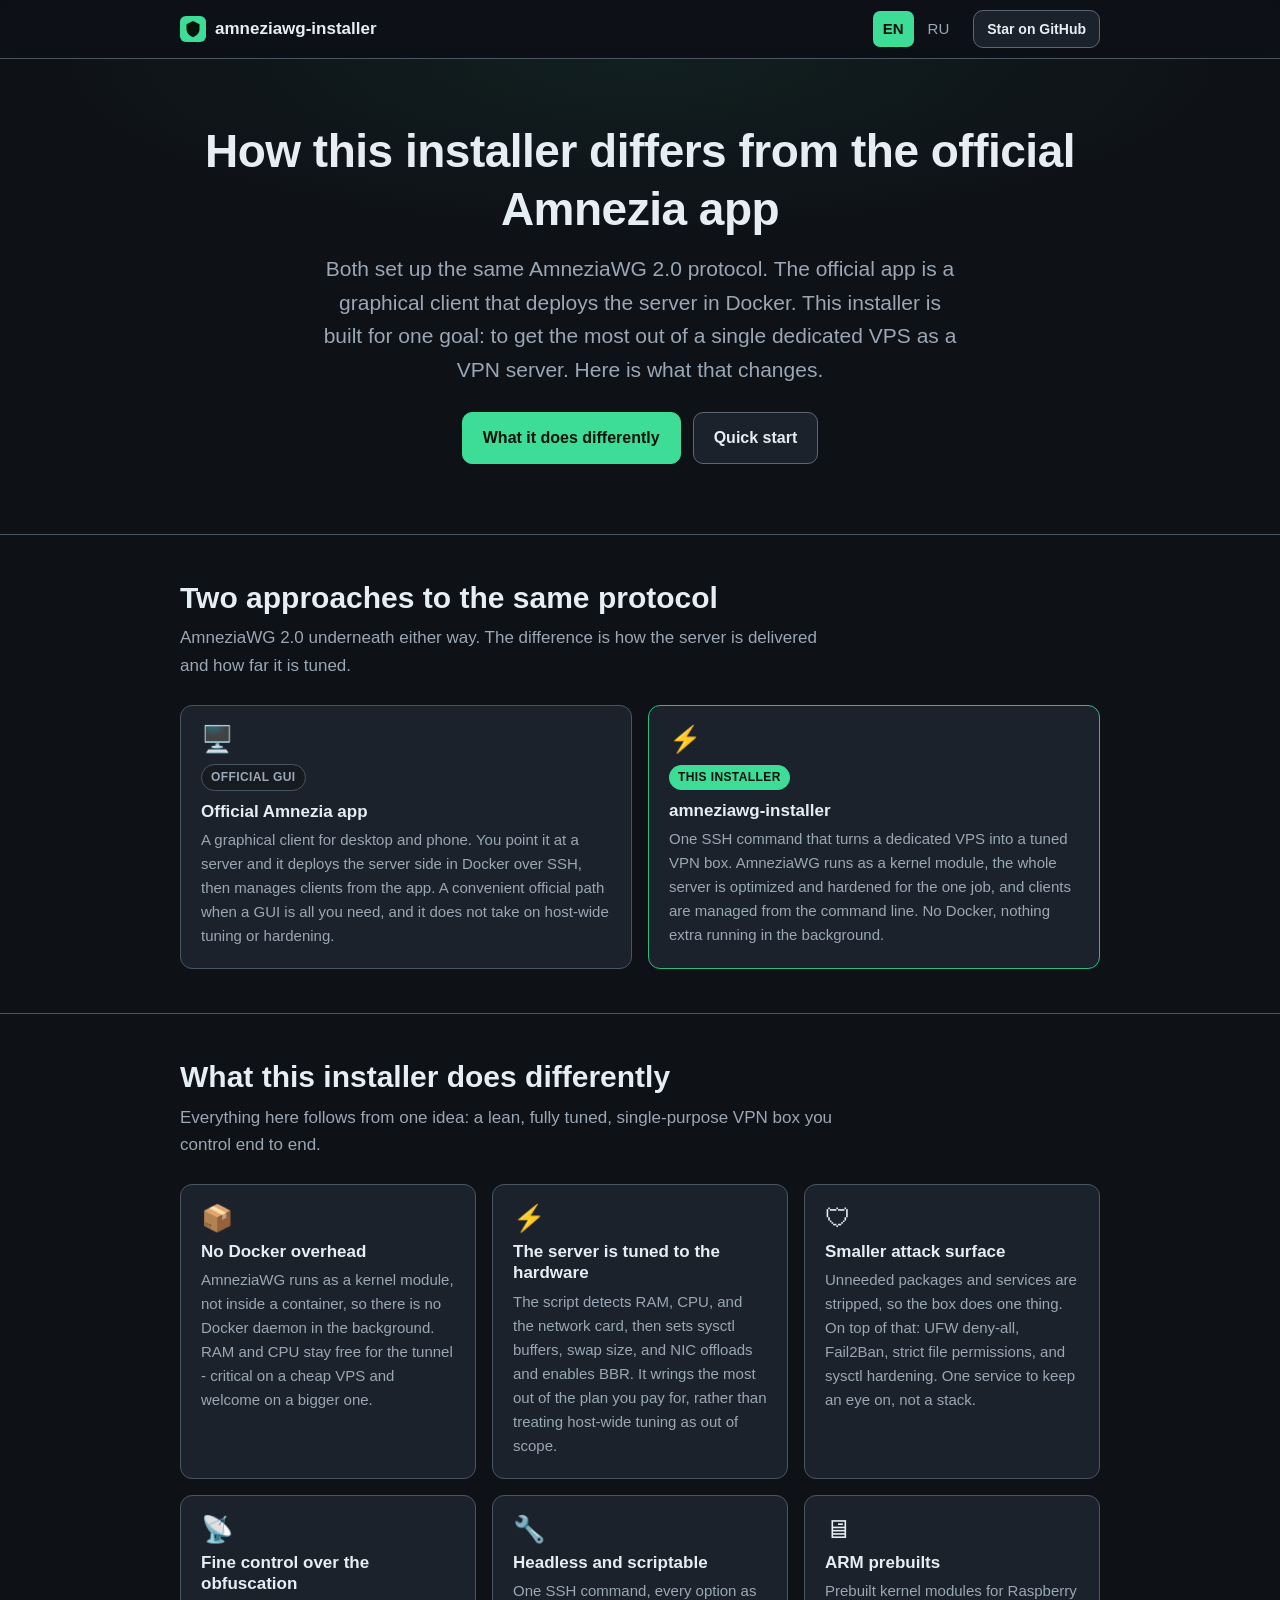
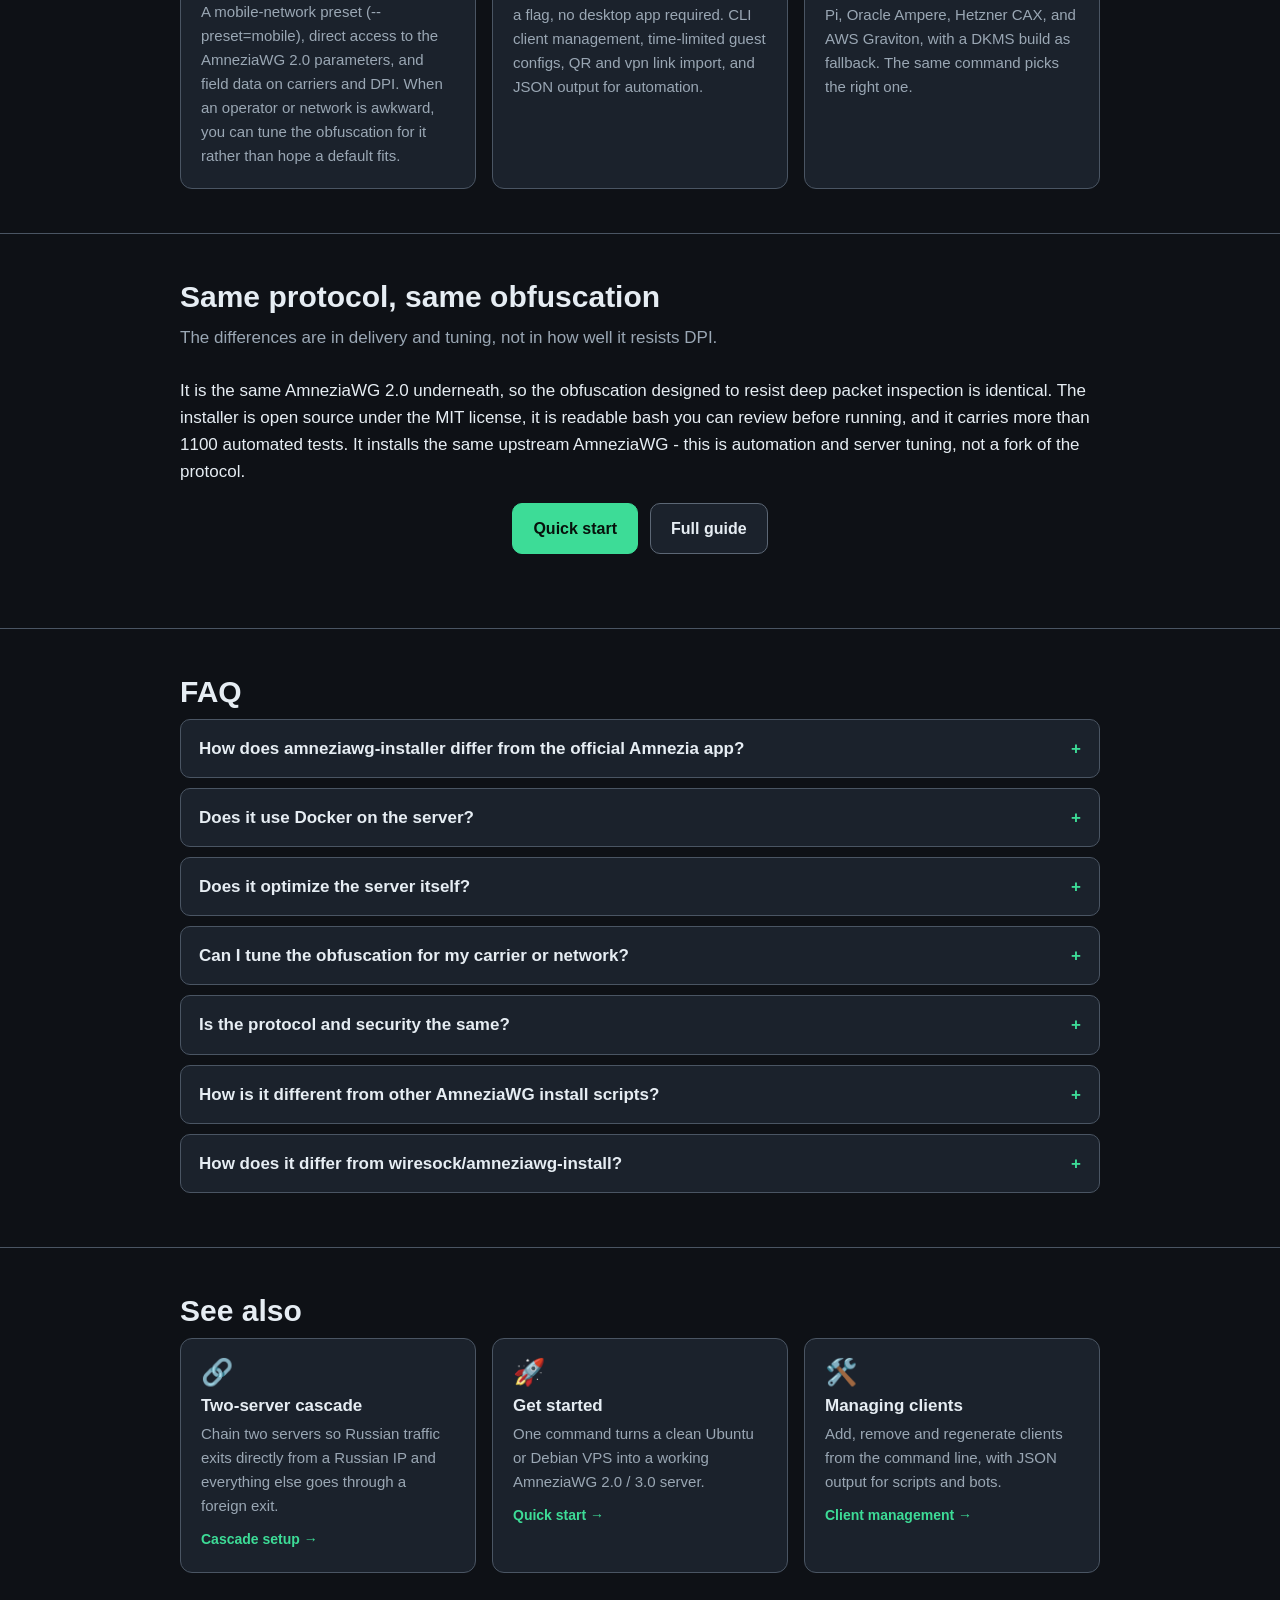
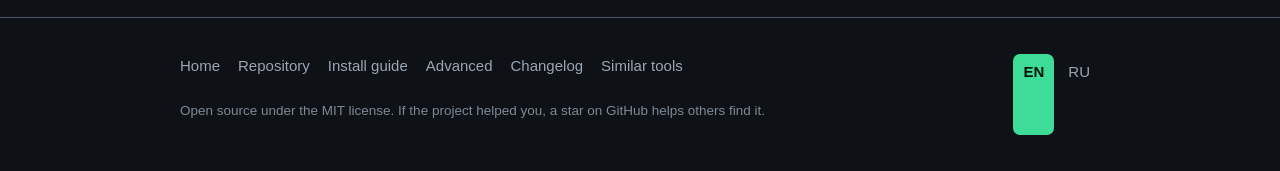
<file: compare/index.html>
<!DOCTYPE html>
<html lang="en">
<head>
<meta charset="utf-8">
<meta name="viewport" content="width=device-width, initial-scale=1">
<title>How amneziawg-installer differs from the official Amnezia app</title>
<meta name="description" content="The official Amnezia app and this installer run the same AmneziaWG 2.0 protocol. The differences are elsewhere: how the server gets deployed, who tunes it, and how much of the obfuscation you can adjust.">
<link rel="canonical" href="https://bivlked.github.io/amneziawg-installer/compare/">
<link rel="alternate" hreflang="en" href="https://bivlked.github.io/amneziawg-installer/compare/">
<link rel="alternate" hreflang="ru" href="https://bivlked.github.io/amneziawg-installer/ru/compare/">
<link rel="alternate" hreflang="x-default" href="https://bivlked.github.io/amneziawg-installer/compare/">
<meta property="og:type" content="article">
<meta property="og:title" content="How amneziawg-installer differs from the official Amnezia app">
<meta property="og:description" content="The same AmneziaWG 2.0 protocol with no Docker overhead, the whole server tuned and hardened, and fine control over the obfuscation.">
<meta property="og:url" content="https://bivlked.github.io/amneziawg-installer/compare/">
<meta property="og:site_name" content="amneziawg-installer">
<meta property="og:image" content="https://bivlked.github.io/amneziawg-installer/assets/og-compare.png">
<meta property="og:image:width" content="1200">
<meta property="og:image:height" content="630">
<meta property="og:image:alt" content="amneziawg-installer vs the official Amnezia app">
<meta property="og:locale" content="en_US">
<meta property="og:locale:alternate" content="ru_RU">
<meta name="twitter:card" content="summary_large_image">
<meta name="twitter:image" content="https://bivlked.github.io/amneziawg-installer/assets/og-compare.png">
<meta name="twitter:title" content="How amneziawg-installer differs from the official Amnezia app">
<meta name="twitter:description" content="The same AmneziaWG 2.0 protocol with no Docker overhead, a fully tuned and hardened server.">
<meta name="theme-color" content="#0e1116">
<meta name="color-scheme" content="dark">
<link rel="icon" href="../assets/favicon.svg" type="image/svg+xml">
<link rel="apple-touch-icon" href="../assets/apple-touch-icon.png">
<link rel="stylesheet" href="../assets/style.css">
<script type="application/ld+json">
{
  "@context": "https://schema.org",
  "@type": "FAQPage",
  "mainEntity": [
    { "@type": "Question", "name": "How does amneziawg-installer differ from the official Amnezia app?", "acceptedAnswer": { "@type": "Answer", "text": "Both run the same AmneziaWG 2.0 protocol. The official app is a GUI that deploys the server side in Docker over SSH. This installer skips Docker and runs AmneziaWG as a kernel module, then tunes and hardens the whole server for a single-purpose VPN - lower overhead, a smaller attack surface, and fine control over the obfuscation." } },
    { "@type": "Question", "name": "Does it use Docker on the server?", "acceptedAnswer": { "@type": "Answer", "text": "No. It installs AmneziaWG as a kernel module through DKMS, so there is no Docker daemon or container stack running in the background. That keeps RAM and CPU use low, which matters most on a cheap VPS but helps on any server." } },
    { "@type": "Question", "name": "Does it optimize the server itself?", "acceptedAnswer": { "@type": "Answer", "text": "Yes. The script reads the server's RAM and network card, then tunes sysctl buffers, swap size, and NIC offloads and enables BBR. It also strips unneeded packages and services so the box does one job. The container-based official app deploys its containers and does not do this kind of host-wide tuning and hardening." } },
    { "@type": "Question", "name": "Can I tune the obfuscation for my carrier or network?", "acceptedAnswer": { "@type": "Answer", "text": "Yes. There is a mobile-network preset, direct access to the AmneziaWG 2.0 parameters, and field data on DPI behaviour, so you can tune the obfuscation for a specific operator or network." } },
    { "@type": "Question", "name": "Is the protocol and security the same?", "acceptedAnswer": { "@type": "Answer", "text": "Yes. It is the same AmneziaWG 2.0 underneath, so the DPI-resistant obfuscation is identical. The installer is open source under the MIT license, it is readable bash you can review before running, and it has more than 1100 automated tests. It installs the same upstream AmneziaWG - automation and server tuning, not a fork of the protocol." } },
    { "@type": "Question", "name": "How is it different from other AmneziaWG install scripts?", "acceptedAnswer": { "@type": "Answer", "text": "amneziawg-installer focuses on a fully tuned, single-purpose VPS: deeper server optimization and hardening, mobile-network DPI and CPS tuning, time-limited clients, full Russian and English versions, and no web panel by default. Many other scripts stop at a working tunnel or add a web UI; this one automates the whole server end to end and is tested with more than 1100 automated tests." } }
    ,{ "@type": "Question", "name": "How does it differ from wiresock/amneziawg-install?", "acceptedAnswer": { "@type": "Answer", "text": "Both install AmneziaWG 2.0 from bash. wiresock is a wider stack: an optional native web panel and an optional Rust obfuscation proxy that makes traffic look like another protocol (QUIC, DNS, STUN, SIP) to resist active probing; its server-side masking works with any standard AmneziaWG client, while full bidirectional masking requires WireSock Secure Connect. This project stays a single-purpose installer: the obfuscation lives in the AmneziaWG 2.0 config itself (the I1-I5/CPS parameters), tuned for typical mobile-carrier DPI, with no separate proxy daemon and no paid client. It also adds ARM prebuilts, time-limited clients, one-tap vpn:// import, and full Russian and English versions. If you want a browser panel or active-probing resistance built around a separate proxy, wiresock's stack fits; for a simple VPS installer focused on everyday DPI, this project fits." } }
  ]
}
</script>
<script type="application/ld+json">
{
  "@context": "https://schema.org",
  "@type": "BreadcrumbList",
  "itemListElement": [
    { "@type": "ListItem", "position": 1, "name": "amneziawg-installer", "item": "https://bivlked.github.io/amneziawg-installer/" },
    { "@type": "ListItem", "position": 2, "name": "How it differs from the official Amnezia app", "item": "https://bivlked.github.io/amneziawg-installer/compare/" }
  ]
}
</script>
<script type="application/ld+json">
{
  "@context": "https://schema.org",
  "@type": "TechArticle",
  "headline": "How amneziawg-installer differs from the official Amnezia app",
  "description": "How amneziawg-installer differs from the official Amnezia app: same AmneziaWG 2.0 protocol, no Docker, the whole server tuned and hardened, fine control over the obfuscation.",
  "inLanguage": "en",
  "image": "https://bivlked.github.io/amneziawg-installer/assets/og-compare.png",
  "datePublished": "2026-06-15",
  "dateModified": "2026-07-26",
  "author": { "@type": "Person", "name": "bivlked" },
  "publisher": { "@type": "Organization", "name": "amneziawg-installer", "logo": { "@type": "ImageObject", "url": "https://bivlked.github.io/amneziawg-installer/assets/apple-touch-icon.png" } },
  "mainEntityOfPage": "https://bivlked.github.io/amneziawg-installer/compare/",
  "isPartOf": "https://bivlked.github.io/amneziawg-installer/"
}
</script>
</head>
<body>
<a class="skip-link" href="#main">Skip to content</a>

<header class="site-header">
  <div class="wrap">
    <a class="brand" href="/amneziawg-installer/">
      <svg class="logo" viewBox="0 0 32 32" aria-hidden="true"><rect width="32" height="32" rx="7" fill="#3ddc97"/><path d="M16 6l8 4v6c0 5-3.4 8.2-8 10-4.6-1.8-8-5-8-10v-6l8-4z" fill="#07120c"/></svg>
      amneziawg-installer
    </a>
    <nav class="nav-right" aria-label="Site navigation">
      <span class="lang-switch"><a class="active" aria-current="page" aria-label="English" href="/amneziawg-installer/compare/">EN</a><a aria-label="Русский" href="/amneziawg-installer/ru/compare/">RU</a></span>
      <a class="btn btn-sm" href="https://github.com/bivlked/amneziawg-installer">Star on GitHub</a>
    </nav>
  </div>
</header>

<main id="main">

<section class="hero">
  <div class="wrap">
    <h1>How this installer differs from the official Amnezia app</h1>
    <p class="lede">Both set up the same AmneziaWG 2.0 protocol. The official app is a graphical client that deploys the server in Docker. This installer is built for one goal: to get the most out of a single dedicated VPS as a VPN server. Here is what that changes.</p>
    <div class="cta-row">
      <a class="btn btn-primary" href="#different">What it does differently</a>
      <a class="btn" href="/amneziawg-installer/#quick-start">Quick start</a>
    </div>
  </div>
</section>

<section id="approaches">
  <div class="wrap">
    <h2>Two approaches to the same protocol</h2>
    <p class="sub">AmneziaWG 2.0 underneath either way. The difference is how the server is delivered and how far it is tuned.</p>
    <div class="grid">
      <div class="card">
        <div class="ico" aria-hidden="true">&#128421;&#65039;</div>
        <span class="tag neutral">Official GUI</span>
        <h3>Official Amnezia app</h3>
        <p>A graphical client for desktop and phone. You point it at a server and it deploys the server side in Docker over SSH, then manages clients from the app. A convenient official path when a GUI is all you need, and it does not take on host-wide tuning or hardening.</p>
      </div>
      <div class="card lead">
        <div class="ico" aria-hidden="true">&#9889;</div>
        <span class="tag ours">This installer</span>
        <h3>amneziawg-installer</h3>
        <p>One SSH command that turns a dedicated VPS into a tuned VPN box. AmneziaWG runs as a kernel module, the whole server is optimized and hardened for the one job, and clients are managed from the command line. No Docker, nothing extra running in the background.</p>
      </div>
    </div>
  </div>
</section>

<section id="different">
  <div class="wrap">
    <h2>What this installer does differently</h2>
    <p class="sub">Everything here follows from one idea: a lean, fully tuned, single-purpose VPN box you control end to end.</p>
    <div class="grid">
      <div class="card">
        <div class="ico" aria-hidden="true">&#128230;</div>
        <h3>No Docker overhead</h3>
        <p>AmneziaWG runs as a kernel module, not inside a container, so there is no Docker daemon in the background. RAM and CPU stay free for the tunnel - critical on a cheap VPS and welcome on a bigger one.</p>
      </div>
      <div class="card">
        <div class="ico" aria-hidden="true">&#9889;</div>
        <h3>The server is tuned to the hardware</h3>
        <p>The script detects RAM, CPU, and the network card, then sets sysctl buffers, swap size, and NIC offloads and enables BBR. It wrings the most out of the plan you pay for, rather than treating host-wide tuning as out of scope.</p>
      </div>
      <div class="card">
        <div class="ico" aria-hidden="true">&#128737;</div>
        <h3>Smaller attack surface</h3>
        <p>Unneeded packages and services are stripped, so the box does one thing. On top of that: UFW deny-all, Fail2Ban, strict file permissions, and sysctl hardening. One service to keep an eye on, not a stack.</p>
      </div>
      <div class="card">
        <div class="ico" aria-hidden="true">&#128225;</div>
        <h3>Fine control over the obfuscation</h3>
        <p>A mobile-network preset (--preset=mobile), direct access to the AmneziaWG 2.0 parameters, and field data on carriers and DPI. When an operator or network is awkward, you can tune the obfuscation for it rather than hope a default fits.</p>
      </div>
      <div class="card">
        <div class="ico" aria-hidden="true">&#128295;</div>
        <h3>Headless and scriptable</h3>
        <p>One SSH command, every option as a flag, no desktop app required. CLI client management, time-limited guest configs, QR and vpn link import, and JSON output for automation.</p>
      </div>
      <div class="card">
        <div class="ico" aria-hidden="true">&#128421;</div>
        <h3>ARM prebuilts</h3>
        <p>Prebuilt kernel modules for Raspberry Pi, Oracle Ampere, Hetzner CAX, and AWS Graviton, with a DKMS build as fallback. The same command picks the right one.</p>
      </div>
    </div>
  </div>
</section>

<section id="trust">
  <div class="wrap">
    <h2>Same protocol, same obfuscation</h2>
    <p class="sub">The differences are in delivery and tuning, not in how well it resists DPI.</p>
    <p>It is the same AmneziaWG 2.0 underneath, so the obfuscation designed to resist deep packet inspection is identical. The installer is open source under the MIT license, it is readable bash you can review before running, and it carries more than 1100 automated tests. It installs the same upstream AmneziaWG - this is automation and server tuning, not a fork of the protocol.</p>
    <div class="cta-row">
      <a class="btn btn-primary" href="/amneziawg-installer/#quick-start">Quick start</a>
      <a class="btn" href="https://github.com/bivlked/amneziawg-installer/blob/main/INSTALL_VPS.md">Full guide</a>
    </div>
  </div>
</section>

<section id="faq">
  <div class="wrap">
    <h2>FAQ</h2>
    <div class="faq">
      <details><summary>How does amneziawg-installer differ from the official Amnezia app?</summary><div class="answer">Both run the same AmneziaWG 2.0 protocol. The official app is a GUI that deploys the server side in Docker over SSH. This installer skips Docker and runs AmneziaWG as a kernel module, then tunes and hardens the whole server for a single-purpose VPN - lower overhead, a smaller attack surface, and fine control over the obfuscation.</div></details>
      <details><summary>Does it use Docker on the server?</summary><div class="answer">No. It installs AmneziaWG as a kernel module through DKMS, so there is no Docker daemon or container stack running in the background. That keeps RAM and CPU use low, which matters most on a cheap VPS but helps on any server.</div></details>
      <details><summary>Does it optimize the server itself?</summary><div class="answer">Yes. The script reads the server's RAM and network card, then tunes sysctl buffers, swap size, and NIC offloads and enables BBR. It also strips unneeded packages and services so the box does one job. The container-based official app deploys its containers and does not do this kind of host-wide tuning and hardening.</div></details>
      <details><summary>Can I tune the obfuscation for my carrier or network?</summary><div class="answer">Yes. There is a mobile-network preset, direct access to the AmneziaWG 2.0 parameters, and field data on DPI behaviour, so you can tune the obfuscation for a specific operator or network.</div></details>
      <details><summary>Is the protocol and security the same?</summary><div class="answer">Yes. It is the same AmneziaWG 2.0 underneath, so the DPI-resistant obfuscation is identical. The installer is open source under the MIT license, readable bash you can review before running, and it has more than 1100 automated tests. It installs the same upstream AmneziaWG - automation and server tuning, not a fork of the protocol.</div></details>
      <details><summary>How is it different from other AmneziaWG install scripts?</summary><div class="answer">amneziawg-installer focuses on a fully tuned, single-purpose VPS: deeper server optimization and hardening, mobile-network DPI and CPS tuning, time-limited clients, full Russian and English versions, and no web panel by default. Many other scripts stop at a working tunnel or add a web UI; this one automates the whole server end to end and is tested with more than 1100 automated tests.</div></details>
      <details><summary>How does it differ from wiresock/amneziawg-install?</summary><div class="answer">Both install AmneziaWG 2.0 from bash. wiresock is a wider stack: an optional native web panel and an optional Rust obfuscation proxy that makes traffic look like another protocol (QUIC, DNS, STUN, SIP) to resist active probing; its server-side masking works with any standard AmneziaWG client, while full bidirectional masking requires WireSock Secure Connect. This project stays a single-purpose installer: the obfuscation lives in the AmneziaWG 2.0 config itself (the I1-I5/CPS parameters), tuned for typical mobile-carrier DPI, with no separate proxy daemon and no paid client. It also adds ARM prebuilts, time-limited clients, one-tap vpn:// import, and full Russian and English versions. If you want a browser panel or active-probing resistance built around a separate proxy, wiresock's stack fits; for a simple VPS installer focused on everyday DPI, this project fits.</div></details>
    </div>
  </div>
</section>

<section id="related" class="related">
  <div class="wrap">
    <h2>See also</h2>
    <div class="grid">
      <div class="card">
        <div class="ico" aria-hidden="true">&#128279;</div>
        <h3>Two-server cascade</h3>
        <p>Chain two servers so Russian traffic exits directly from a Russian IP and everything else goes through a foreign exit.</p>
        <a class="go" href="/amneziawg-installer/cascade/">Cascade setup &#8594;</a>
      </div>
      <div class="card">
        <div class="ico" aria-hidden="true">&#128640;</div>
        <h3>Get started</h3>
        <p>One command turns a clean Ubuntu or Debian VPS into a working AmneziaWG 2.0 / 3.0 server.</p>
        <a class="go" href="/amneziawg-installer/#quick-start">Quick start &#8594;</a>
      </div>
      <div class="card">
        <div class="ico" aria-hidden="true">&#128736;&#65039;</div>
        <h3>Managing clients</h3>
        <p>Add, remove and regenerate clients from the command line, with JSON output for scripts and bots.</p>
        <a class="go" href="/amneziawg-installer/manage/">Client management &#8594;</a>
      </div>
    </div>
  </div>
</section>

</main>

<footer class="site-footer">
  <div class="wrap">
    <div class="cols">
      <div>
        <div class="foot-links">
          <a href="/amneziawg-installer/">Home</a>
          <a href="https://github.com/bivlked/amneziawg-installer">Repository</a>
          <a href="https://github.com/bivlked/amneziawg-installer/blob/main/INSTALL_VPS.md">Install guide</a>
          <a href="https://github.com/bivlked/amneziawg-installer/blob/main/ADVANCED.en.md">Advanced</a>
          <a href="https://github.com/bivlked/amneziawg-installer/blob/main/CHANGELOG.en.md">Changelog</a>
          <a href="https://github.com/bivlked/amneziawg-installer#similar-tools">Similar tools</a>
        </div>
        <p class="note">Open source under the MIT license. If the project helped you, a star on GitHub helps others find it.</p>
      </div>
      <div class="lang-switch"><a class="active" aria-current="page" aria-label="English" href="/amneziawg-installer/compare/">EN</a> <a aria-label="Русский" href="/amneziawg-installer/ru/compare/">RU</a></div>
    </div>
  </div>
</footer>

</body>
</html>
</file>
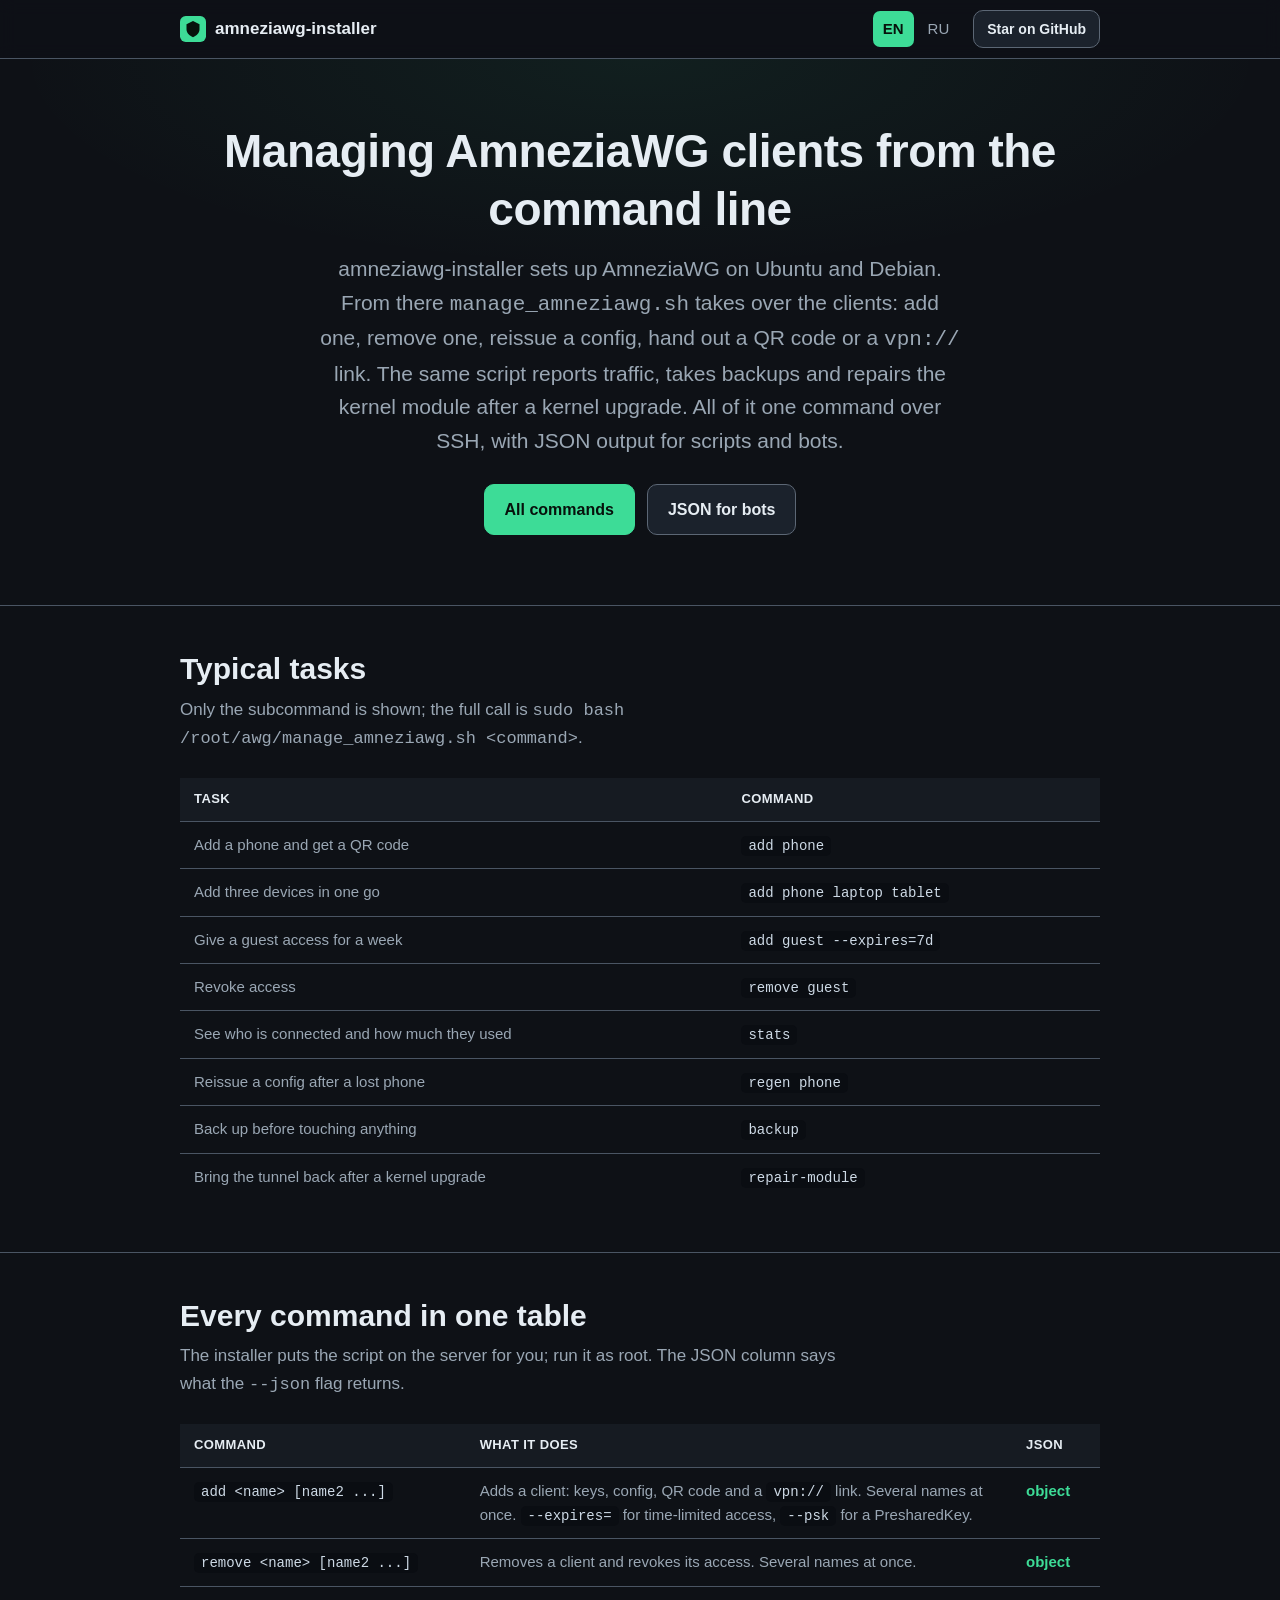
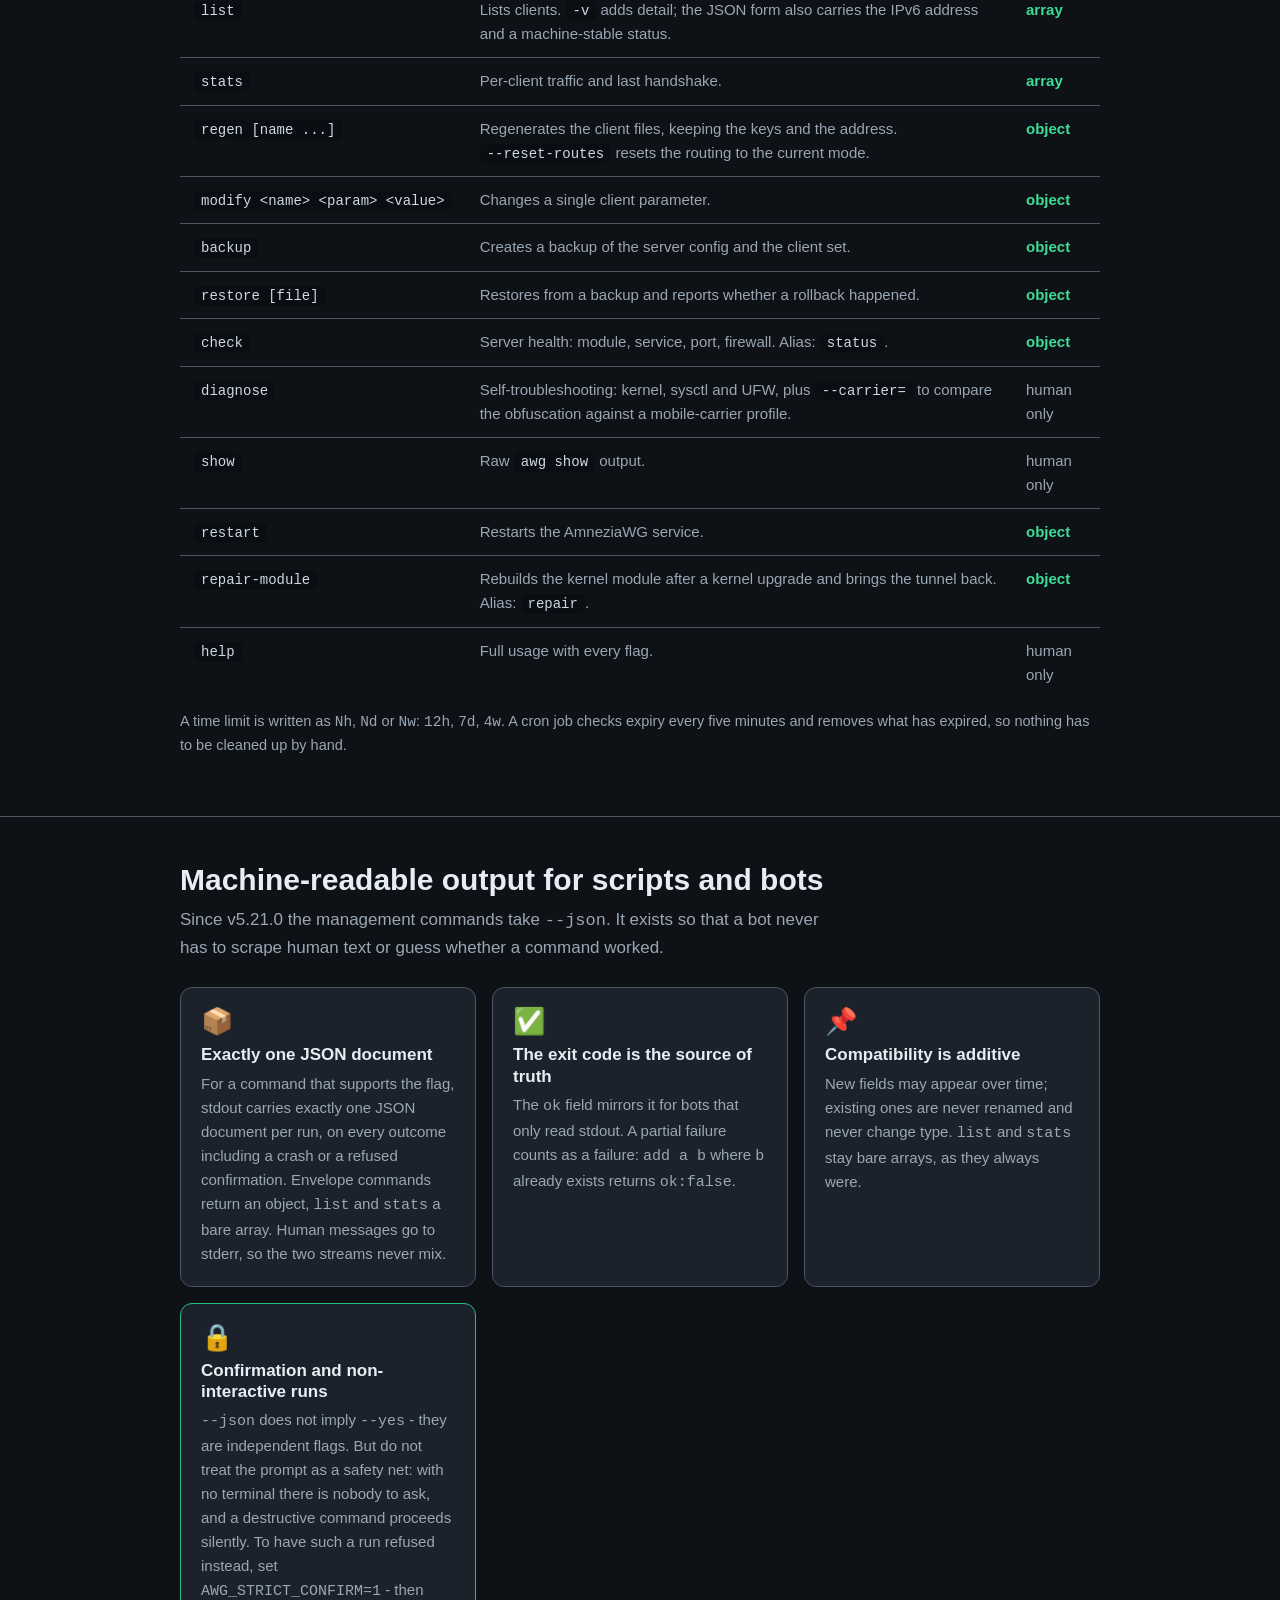
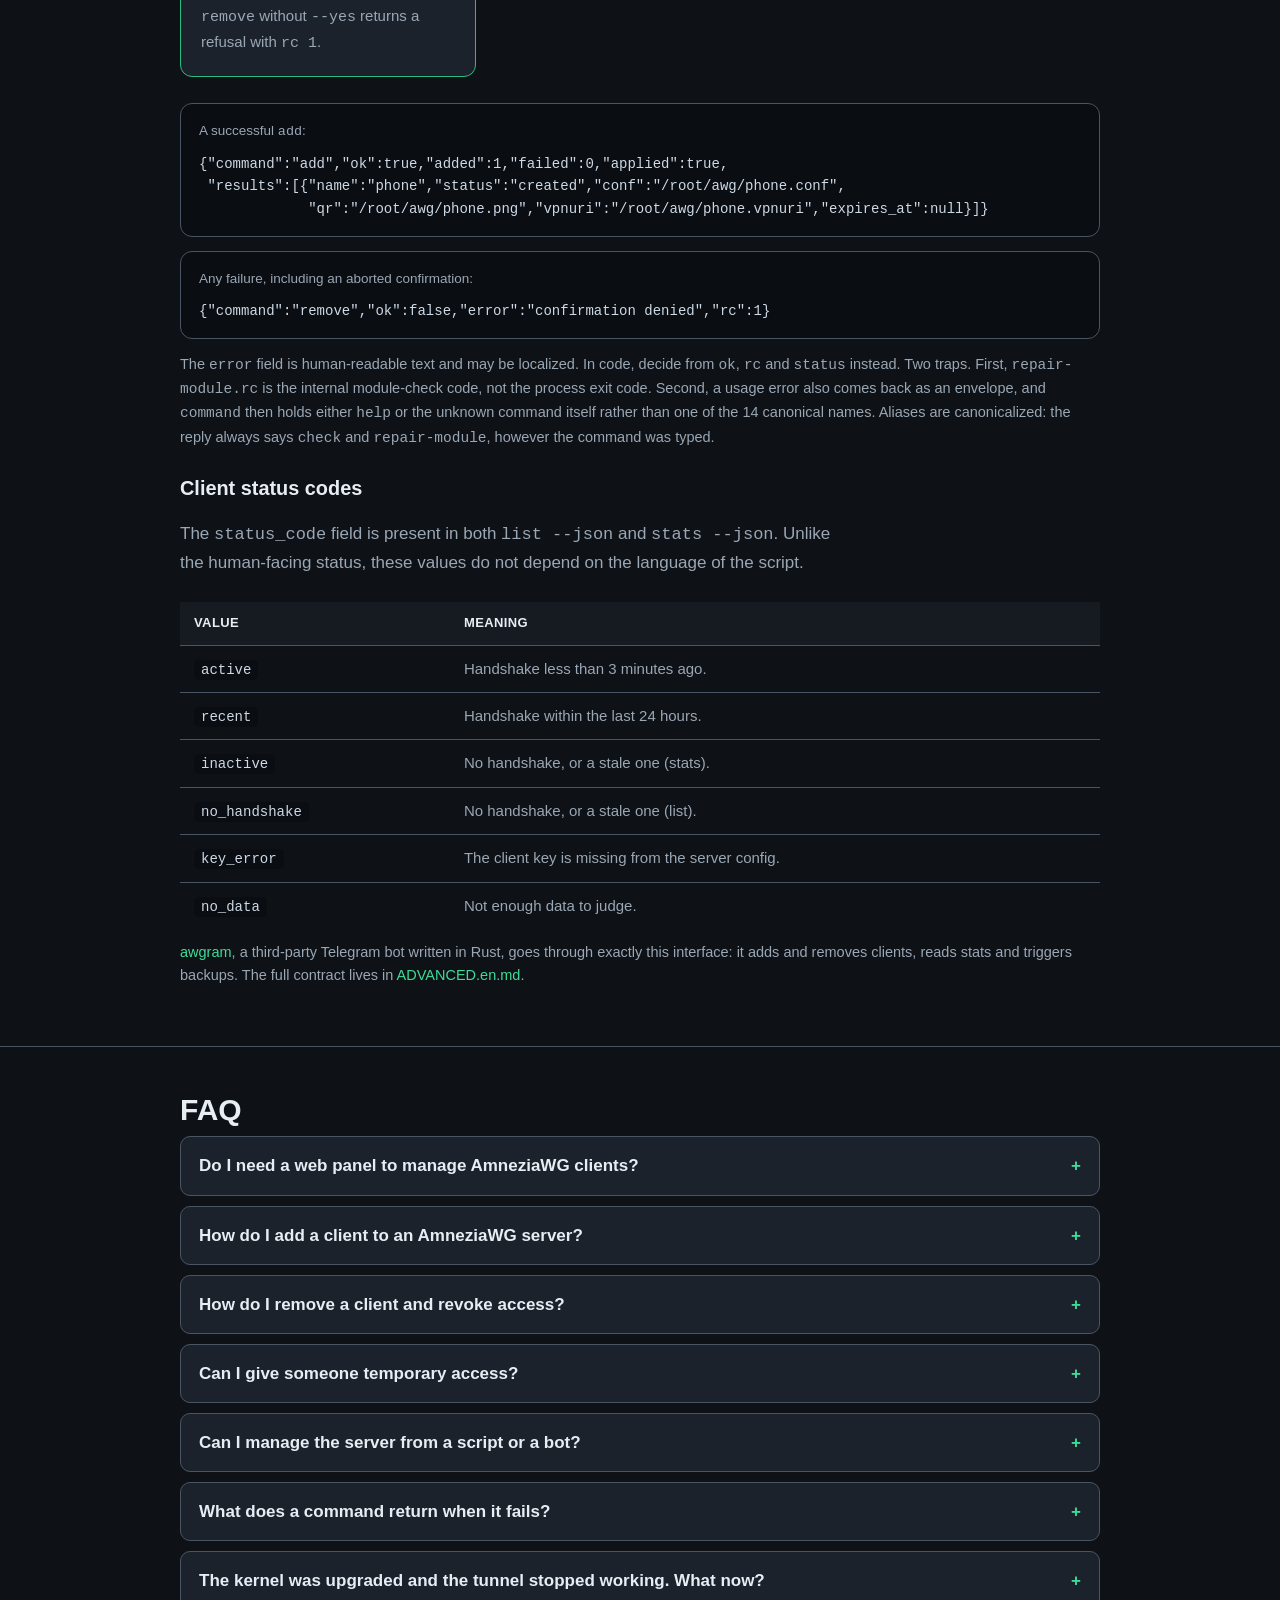
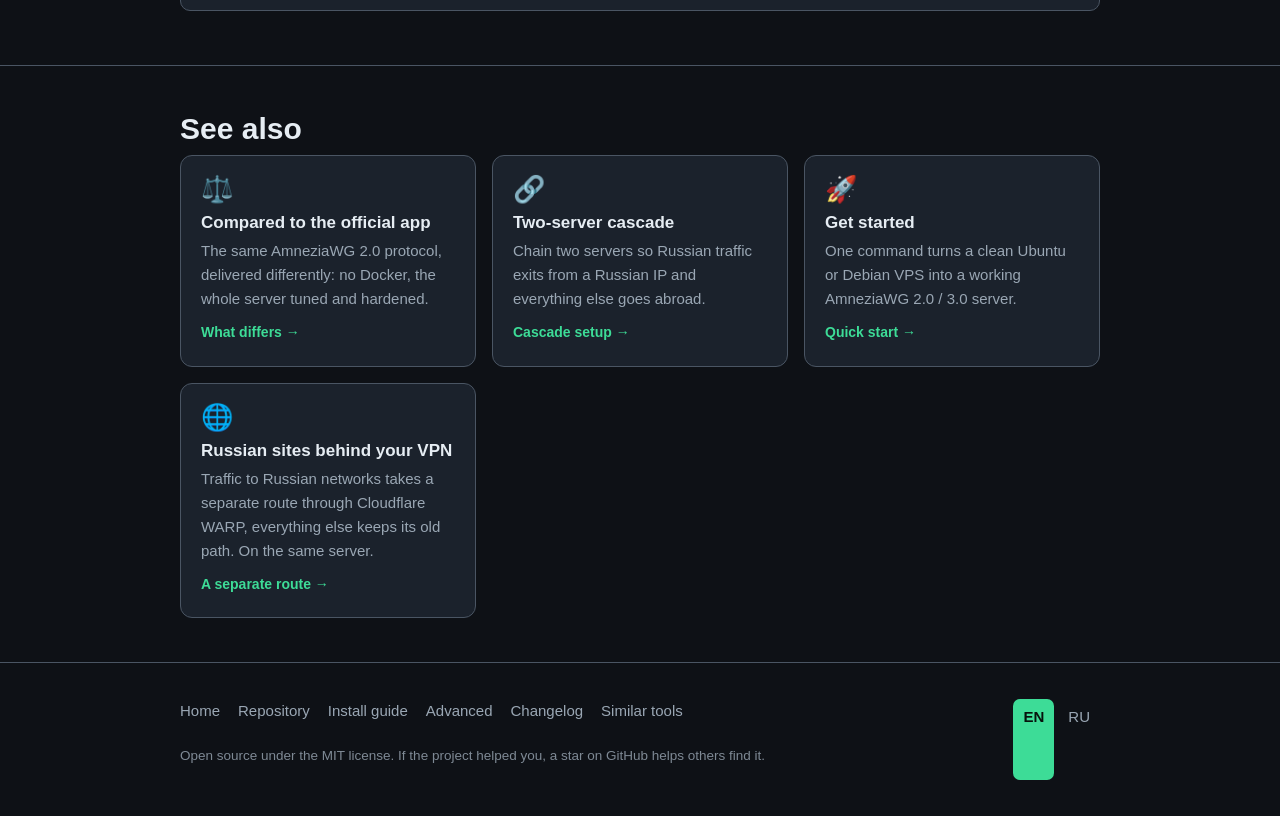
<file: manage/index.html>
<!DOCTYPE html>
<html lang="en">
<head>
<meta charset="utf-8">
<meta name="viewport" content="width=device-width, initial-scale=1">
<title>How to add and remove AmneziaWG clients on your own server</title>
<meta name="description" content="manage_amneziawg.sh adds, removes, regenerates and lists AmneziaWG 2.0 clients from the command line: QR codes, vpn:// links, time-limited access, backups and JSON output for scripts and bots.">
<link rel="canonical" href="https://bivlked.github.io/amneziawg-installer/manage/">
<link rel="alternate" hreflang="en" href="https://bivlked.github.io/amneziawg-installer/manage/">
<link rel="alternate" hreflang="ru" href="https://bivlked.github.io/amneziawg-installer/ru/manage/">
<link rel="alternate" hreflang="x-default" href="https://bivlked.github.io/amneziawg-installer/manage/">
<meta property="og:type" content="article">
<meta property="og:title" content="How to add and remove AmneziaWG clients on your own server">
<meta property="og:description" content="One script manages AmneziaWG 2.0 clients: add, remove, regenerate, QR codes, time-limited access and JSON output for bots. No web panel needed.">
<meta property="og:url" content="https://bivlked.github.io/amneziawg-installer/manage/">
<meta property="og:site_name" content="amneziawg-installer">
<meta property="og:image" content="https://bivlked.github.io/amneziawg-installer/assets/og-manage.png">
<meta property="og:image:width" content="1200">
<meta property="og:image:height" content="630">
<meta property="og:image:alt" content="Managing AmneziaWG clients from the command line">
<meta property="og:locale" content="en_US">
<meta property="og:locale:alternate" content="ru_RU">
<meta name="twitter:card" content="summary_large_image">
<meta name="twitter:image" content="https://bivlked.github.io/amneziawg-installer/assets/og-manage.png">
<meta name="twitter:title" content="How to add and remove AmneziaWG clients on your own server">
<meta name="twitter:description" content="Add, remove and regenerate AmneziaWG 2.0 clients from the command line, with JSON output for scripts and bots.">
<meta name="theme-color" content="#0e1116">
<meta name="color-scheme" content="dark">
<link rel="icon" href="../assets/favicon.svg" type="image/svg+xml">
<link rel="apple-touch-icon" href="../assets/apple-touch-icon.png">
<link rel="stylesheet" href="../assets/style.css">
<script type="application/ld+json">
{
  "@context": "https://schema.org",
  "@type": "FAQPage",
  "mainEntity": [
    { "@type": "Question", "name": "Do I need a web panel to manage AmneziaWG clients?", "acceptedAnswer": { "@type": "Answer", "text": "No. amneziawg-installer ships manage_amneziawg.sh, which adds, removes, regenerates and lists clients from a single SSH command, and prints machine-readable JSON for scripts and bots. A panel is worth it only if you add and change clients constantly." } },
    { "@type": "Question", "name": "How do I add a client to an AmneziaWG server?", "acceptedAnswer": { "@type": "Answer", "text": "Run 'sudo bash /root/awg/manage_amneziawg.sh add phone'. The script generates the keys, writes the client config, renders a QR code and a vpn:// link for one-tap import into the Amnezia app, and applies the change to the running interface. Several names can be passed at once: 'add phone laptop tablet'." } },
    { "@type": "Question", "name": "How do I remove a client and revoke access?", "acceptedAnswer": { "@type": "Answer", "text": "Run 'sudo bash /root/awg/manage_amneziawg.sh remove phone'. The client key is dropped from the server config and the change is applied to the running interface, so the old config stops connecting right away and there is nothing to reissue. Several names work here too: 'remove phone laptop'." } },
    { "@type": "Question", "name": "Can I give someone temporary access?", "acceptedAnswer": { "@type": "Answer", "text": "Yes. 'add guest --expires=7d' creates a client that stops working after the given period. A duration is written as Nh, Nd or Nw: 12h, 7d, 4w. A cron job checks every five minutes and removes what has expired, so nothing has to be cleaned up by hand." } },
    { "@type": "Question", "name": "Can I manage the server from a script or a bot?", "acceptedAnswer": { "@type": "Answer", "text": "Yes, through the --json flag. Management commands reply with exactly one JSON document on stdout, including when they fail, and human messages go to stderr. list and stats return a plain array instead. show and diagnose do not take the flag. A third-party Telegram bot, awgram, already runs on this interface." } },
    { "@type": "Question", "name": "What does a command return when it fails?", "acceptedAnswer": { "@type": "Answer", "text": "It depends on how it failed. An emergency exit (a crash, a bad option, a refused confirmation) returns ok:false with a human-readable error and rc. A batch command such as add instead reports the outcome per name inside results[] and sets ok:false, with no rc field. The process exit code is authoritative and ok mirrors it. Do not parse the error text: decide from ok, rc and status." } },
    { "@type": "Question", "name": "The kernel was upgraded and the tunnel stopped working. What now?", "acceptedAnswer": { "@type": "Answer", "text": "Run 'manage_amneziawg.sh repair-module'. It rebuilds the kernel module through DKMS, loads it and starts the service again, so a kernel upgrade does not mean a reinstall." } }
  ]
}
</script>
<script type="application/ld+json">
{
  "@context": "https://schema.org",
  "@type": "BreadcrumbList",
  "itemListElement": [
    { "@type": "ListItem", "position": 1, "name": "amneziawg-installer", "item": "https://bivlked.github.io/amneziawg-installer/" },
    { "@type": "ListItem", "position": 2, "name": "Managing clients", "item": "https://bivlked.github.io/amneziawg-installer/manage/" }
  ]
}
</script>
<script type="application/ld+json">
{
  "@context": "https://schema.org",
  "@type": "TechArticle",
  "headline": "Managing AmneziaWG clients from the command line",
  "description": "Every management command of amneziawg-installer: add, remove, list, regenerate, modify, backup, restore, check, diagnose, restart and repair, plus the JSON interface for scripts and bots.",
  "inLanguage": "en",
  "image": "https://bivlked.github.io/amneziawg-installer/assets/og-manage.png",
  "datePublished": "2026-07-26",
  "dateModified": "2026-07-26",
  "author": { "@type": "Person", "name": "bivlked" },
  "publisher": { "@type": "Organization", "name": "amneziawg-installer", "logo": { "@type": "ImageObject", "url": "https://bivlked.github.io/amneziawg-installer/assets/apple-touch-icon.png" } },
  "mainEntityOfPage": "https://bivlked.github.io/amneziawg-installer/manage/",
  "isPartOf": "https://bivlked.github.io/amneziawg-installer/"
}
</script>
</head>
<body>
<a class="skip-link" href="#main">Skip to content</a>

<header class="site-header">
  <div class="wrap">
    <a class="brand" href="/amneziawg-installer/">
      <svg class="logo" viewBox="0 0 32 32" aria-hidden="true"><rect width="32" height="32" rx="7" fill="#3ddc97"/><path d="M16 6l8 4v6c0 5-3.4 8.2-8 10-4.6-1.8-8-5-8-10v-6l8-4z" fill="#07120c"/></svg>
      amneziawg-installer
    </a>
    <nav class="nav-right" aria-label="Site navigation">
      <span class="lang-switch"><a class="active" aria-current="page" aria-label="English" href="/amneziawg-installer/manage/">EN</a><a aria-label="Русский" href="/amneziawg-installer/ru/manage/">RU</a></span>
      <a class="btn btn-sm" href="https://github.com/bivlked/amneziawg-installer">Star on GitHub</a>
    </nav>
  </div>
</header>

<main id="main">

<section class="hero">
  <div class="wrap">
    <h1>Managing AmneziaWG clients from the command line</h1>
    <p class="lede">amneziawg-installer sets up AmneziaWG on Ubuntu and Debian. From there <code>manage_amneziawg.sh</code> takes over the clients: add one, remove one, reissue a config, hand out a QR code or a <code>vpn://</code> link. The same script reports traffic, takes backups and repairs the kernel module after a kernel upgrade. All of it one command over SSH, with JSON output for scripts and bots.</p>
    <div class="cta-row">
      <a class="btn btn-primary" href="#commands">All commands</a>
      <a class="btn" href="#json">JSON for bots</a>
    </div>
  </div>
</section>

<section id="recipes">
  <div class="wrap">
    <h2>Typical tasks</h2>
    <p class="sub">Only the subcommand is shown; the full call is <code>sudo bash /root/awg/manage_amneziawg.sh &lt;command&gt;</code>.</p>
    <div class="tablewrap">
      <table class="dtable">
        <thead><tr><th>Task</th><th>Command</th></tr></thead>
        <tbody>
          <tr><td>Add a phone and get a QR code</td><td><code>add phone</code></td></tr>
          <tr><td>Add three devices in one go</td><td><code>add phone laptop tablet</code></td></tr>
          <tr><td>Give a guest access for a week</td><td><code>add guest --expires=7d</code></td></tr>
          <tr><td>Revoke access</td><td><code>remove guest</code></td></tr>
          <tr><td>See who is connected and how much they used</td><td><code>stats</code></td></tr>
          <tr><td>Reissue a config after a lost phone</td><td><code>regen phone</code></td></tr>
          <tr><td>Back up before touching anything</td><td><code>backup</code></td></tr>
          <tr><td>Bring the tunnel back after a kernel upgrade</td><td><code>repair-module</code></td></tr>
        </tbody>
      </table>
    </div>
  </div>
</section>
<section id="commands">
  <div class="wrap">
    <h2>Every command in one table</h2>
    <p class="sub">The installer puts the script on the server for you; run it as root. The JSON column says what the <code>--json</code> flag returns.</p>
    <div class="tablewrap">
      <table class="dtable">
        <thead><tr><th>Command</th><th>What it does</th><th>JSON</th></tr></thead>
        <tbody>
          <tr><td><code>add &lt;name&gt; [name2 ...]</code></td><td>Adds a client: keys, config, QR code and a <code>vpn://</code> link. Several names at once. <code>--expires=</code> for time-limited access, <code>--psk</code> for a PresharedKey.</td><td class="y">object</td></tr>
          <tr><td><code>remove &lt;name&gt; [name2 ...]</code></td><td>Removes a client and revokes its access. Several names at once.</td><td class="y">object</td></tr>
          <tr><td><code>list</code></td><td>Lists clients. <code>-v</code> adds detail; the JSON form also carries the IPv6 address and a machine-stable status.</td><td class="y">array</td></tr>
          <tr><td><code>stats</code></td><td>Per-client traffic and last handshake.</td><td class="y">array</td></tr>
          <tr><td><code>regen [name ...]</code></td><td>Regenerates the client files, keeping the keys and the address. <code>--reset-routes</code> resets the routing to the current mode.</td><td class="y">object</td></tr>
          <tr><td><code>modify &lt;name&gt; &lt;param&gt; &lt;value&gt;</code></td><td>Changes a single client parameter.</td><td class="y">object</td></tr>
          <tr><td><code>backup</code></td><td>Creates a backup of the server config and the client set.</td><td class="y">object</td></tr>
          <tr><td><code>restore [file]</code></td><td>Restores from a backup and reports whether a rollback happened.</td><td class="y">object</td></tr>
          <tr><td><code>check</code></td><td>Server health: module, service, port, firewall. Alias: <code>status</code>.</td><td class="y">object</td></tr>
          <tr><td><code>diagnose</code></td><td>Self-troubleshooting: kernel, sysctl and UFW, plus <code>--carrier=</code> to compare the obfuscation against a mobile-carrier profile.</td><td>human only</td></tr>
          <tr><td><code>show</code></td><td>Raw <code>awg show</code> output.</td><td>human only</td></tr>
          <tr><td><code>restart</code></td><td>Restarts the AmneziaWG service.</td><td class="y">object</td></tr>
          <tr><td><code>repair-module</code></td><td>Rebuilds the kernel module after a kernel upgrade and brings the tunnel back. Alias: <code>repair</code>.</td><td class="y">object</td></tr>
          <tr><td><code>help</code></td><td>Full usage with every flag.</td><td>human only</td></tr>
        </tbody>
      </table>
    </div>
    <p class="inline-note">A time limit is written as <code>Nh</code>, <code>Nd</code> or <code>Nw</code>: <code>12h</code>, <code>7d</code>, <code>4w</code>. A cron job checks expiry every five minutes and removes what has expired, so nothing has to be cleaned up by hand.</p>
  </div>
</section>

<section id="json">
  <div class="wrap">
    <h2>Machine-readable output for scripts and bots</h2>
    <p class="sub">Since v5.21.0 the management commands take <code>--json</code>. It exists so that a bot never has to scrape human text or guess whether a command worked.</p>
    <div class="grid">
      <div class="card">
        <div class="ico" aria-hidden="true">&#128230;</div>
        <h3>Exactly one JSON document</h3>
        <p>For a command that supports the flag, stdout carries exactly one JSON document per run, on every outcome including a crash or a refused confirmation. Envelope commands return an object, <code>list</code> and <code>stats</code> a bare array. Human messages go to stderr, so the two streams never mix.</p>
      </div>
      <div class="card">
        <div class="ico" aria-hidden="true">&#9989;</div>
        <h3>The exit code is the source of truth</h3>
        <p>The <code>ok</code> field mirrors it for bots that only read stdout. A partial failure counts as a failure: <code>add a b</code> where <code>b</code> already exists returns <code>ok:false</code>.</p>
      </div>
      <div class="card">
        <div class="ico" aria-hidden="true">&#128204;</div>
        <h3>Compatibility is additive</h3>
        <p>New fields may appear over time; existing ones are never renamed and never change type. <code>list</code> and <code>stats</code> stay bare arrays, as they always were.</p>
      </div>
      <div class="card lead">
        <div class="ico" aria-hidden="true">&#128274;</div>
        <h3>Confirmation and non-interactive runs</h3>
        <p><code>--json</code> does not imply <code>--yes</code> - they are independent flags. But do not treat the prompt as a safety net: with no terminal there is nobody to ask, and a destructive command proceeds silently. To have such a run refused instead, set <code>AWG_STRICT_CONFIRM=1</code> - then <code>remove</code> without <code>--yes</code> returns a refusal with <code>rc 1</code>.</p>
      </div>
    </div>
    <div class="mt">
      <div class="codeblock">
        <p class="cap">A successful <code>add</code>:</p>
        <pre>{"command":"add","ok":true,"added":1,"failed":0,"applied":true,
 "results":[{"name":"phone","status":"created","conf":"/root/awg/phone.conf",
             "qr":"/root/awg/phone.png","vpnuri":"/root/awg/phone.vpnuri","expires_at":null}]}</pre>
      </div>
      <div class="codeblock">
        <p class="cap">Any failure, including an aborted confirmation:</p>
        <pre>{"command":"remove","ok":false,"error":"confirmation denied","rc":1}</pre>
      </div>
      <p class="inline-note">The <code>error</code> field is human-readable text and may be localized. In code, decide from <code>ok</code>, <code>rc</code> and <code>status</code> instead. Two traps. First, <code>repair-module.rc</code> is the internal module-check code, not the process exit code. Second, a usage error also comes back as an envelope, and <code>command</code> then holds either <code>help</code> or the unknown command itself rather than one of the 14 canonical names. Aliases are canonicalized: the reply always says <code>check</code> and <code>repair-module</code>, however the command was typed.</p>
    </div>
    <h3 class="mt">Client status codes</h3>
    <p class="sub">The <code>status_code</code> field is present in both <code>list --json</code> and <code>stats --json</code>. Unlike the human-facing status, these values do not depend on the language of the script.</p>
    <div class="tablewrap">
      <table class="dtable">
        <thead><tr><th>Value</th><th>Meaning</th></tr></thead>
        <tbody>
          <tr><td><code>active</code></td><td>Handshake less than 3 minutes ago.</td></tr>
          <tr><td><code>recent</code></td><td>Handshake within the last 24 hours.</td></tr>
          <tr><td><code>inactive</code></td><td>No handshake, or a stale one (stats).</td></tr>
          <tr><td><code>no_handshake</code></td><td>No handshake, or a stale one (list).</td></tr>
          <tr><td><code>key_error</code></td><td>The client key is missing from the server config.</td></tr>
          <tr><td><code>no_data</code></td><td>Not enough data to judge.</td></tr>
        </tbody>
      </table>
    </div>
    <p class="inline-note"><a href="https://github.com/ekuraev/awgram">awgram</a>, a third-party Telegram bot written in Rust, goes through exactly this interface: it adds and removes clients, reads stats and triggers backups. The full contract lives in <a href="https://github.com/bivlked/amneziawg-installer/blob/main/ADVANCED.en.md#json-api-adv">ADVANCED.en.md</a>.</p>
  </div>
</section>

<section id="faq">
  <div class="wrap">
    <h2>FAQ</h2>
    <div class="faq">
      <details><summary>Do I need a web panel to manage AmneziaWG clients?</summary><div class="answer">No. The installer ships <code>manage_amneziawg.sh</code>, which adds, removes, regenerates and lists clients from a single SSH command, and prints machine-readable JSON for scripts and bots. A panel is worth it only if you add and change clients constantly; for a server that is set up once and forgotten, it is one more moving part to keep patched.</div></details>
      <details><summary>How do I add a client to an AmneziaWG server?</summary><div class="answer"><code>sudo bash /root/awg/manage_amneziawg.sh add phone</code>. The script generates the keys, writes the config, renders a QR code and a <code>vpn://</code> link for one-tap import into the Amnezia app, and applies the change to the running interface. Several names can be passed at once: <code>add phone laptop tablet</code>.</div></details>
      <details><summary>How do I remove a client and revoke access?</summary><div class="answer"><code>sudo bash /root/awg/manage_amneziawg.sh remove phone</code>. The client key is dropped from the server config and the change is applied to the running interface, so the old config stops connecting right away and there is nothing to reissue. Several names work here too: <code>remove phone laptop</code>.</div></details>
      <details><summary>Can I give someone temporary access?</summary><div class="answer">Yes. <code>add guest --expires=7d</code> creates a client that stops working after the given period. A duration is written as <code>Nh</code>, <code>Nd</code> or <code>Nw</code>: <code>12h</code>, <code>7d</code>, <code>4w</code>. A cron job checks every five minutes and removes what has expired.</div></details>
      <details><summary>Can I manage the server from a script or a bot?</summary><div class="answer">Yes, through <code>--json</code>. Management commands reply with exactly one JSON document on stdout, including when they fail, and human messages go to stderr. <code>list</code> and <code>stats</code> return a plain array instead, and <code>show</code> and <code>diagnose</code> do not take the flag. A third-party Telegram bot, <a href="https://github.com/ekuraev/awgram">awgram</a>, already runs on this interface.</div></details>
      <details><summary>What does a command return when it fails?</summary><div class="answer">It depends on how it failed. An emergency exit (a crash, a bad option, a refused confirmation) returns <code>ok:false</code> with a human-readable <code>error</code> and <code>rc</code>. A batch command such as <code>add</code> instead reports the outcome per name inside <code>results[]</code> and sets <code>ok:false</code>, with no <code>rc</code> field. The process exit code is authoritative and <code>ok</code> mirrors it. Do not parse the error text: decide from <code>ok</code>, <code>rc</code> and <code>status</code>.</div></details>
      <details><summary>The kernel was upgraded and the tunnel stopped working. What now?</summary><div class="answer"><code>repair-module</code> rebuilds the kernel module through DKMS, loads it and starts the service again. A kernel upgrade does not mean a reinstall.</div></details>
    </div>
  </div>
</section>

<section id="related" class="related">
  <div class="wrap">
    <h2>See also</h2>
    <div class="grid">
      <div class="card">
        <div class="ico" aria-hidden="true">&#9878;&#65039;</div>
        <h3>Compared to the official app</h3>
        <p>The same AmneziaWG 2.0 protocol, delivered differently: no Docker, the whole server tuned and hardened.</p>
        <a class="go" href="/amneziawg-installer/compare/">What differs &#8594;</a>
      </div>
      <div class="card">
        <div class="ico" aria-hidden="true">&#128279;</div>
        <h3>Two-server cascade</h3>
        <p>Chain two servers so Russian traffic exits from a Russian IP and everything else goes abroad.</p>
        <a class="go" href="/amneziawg-installer/cascade/">Cascade setup &#8594;</a>
      </div>
      <div class="card">
        <div class="ico" aria-hidden="true">&#128640;</div>
        <h3>Get started</h3>
        <p>One command turns a clean Ubuntu or Debian VPS into a working AmneziaWG 2.0 / 3.0 server.</p>
        <a class="go" href="/amneziawg-installer/#quick-start">Quick start &#8594;</a>
      </div>
      <div class="card">
        <div class="ico" aria-hidden="true">&#127760;</div>
        <h3>Russian sites behind your VPN</h3>
        <p>Traffic to Russian networks takes a separate route through Cloudflare WARP, everything else keeps its old path. On the same server.</p>
        <a class="go" href="/amneziawg-installer/warp-ru/">A separate route &#8594;</a>
      </div>
    </div>
  </div>
</section>

</main>

<footer class="site-footer">
  <div class="wrap">
    <div class="cols">
      <div>
        <div class="foot-links">
          <a href="/amneziawg-installer/">Home</a>
          <a href="https://github.com/bivlked/amneziawg-installer">Repository</a>
          <a href="https://github.com/bivlked/amneziawg-installer/blob/main/INSTALL_VPS.md">Install guide</a>
          <a href="https://github.com/bivlked/amneziawg-installer/blob/main/ADVANCED.en.md">Advanced</a>
          <a href="https://github.com/bivlked/amneziawg-installer/blob/main/CHANGELOG.en.md">Changelog</a>
          <a href="https://github.com/bivlked/amneziawg-installer#similar-tools">Similar tools</a>
        </div>
        <p class="note">Open source under the MIT license. If the project helped you, a star on GitHub helps others find it.</p>
      </div>
      <div class="lang-switch"><a class="active" aria-current="page" aria-label="English" href="/amneziawg-installer/manage/">EN</a> <a aria-label="Русский" href="/amneziawg-installer/ru/manage/">RU</a></div>
    </div>
  </div>
</footer>

</body>
</html>
</file>
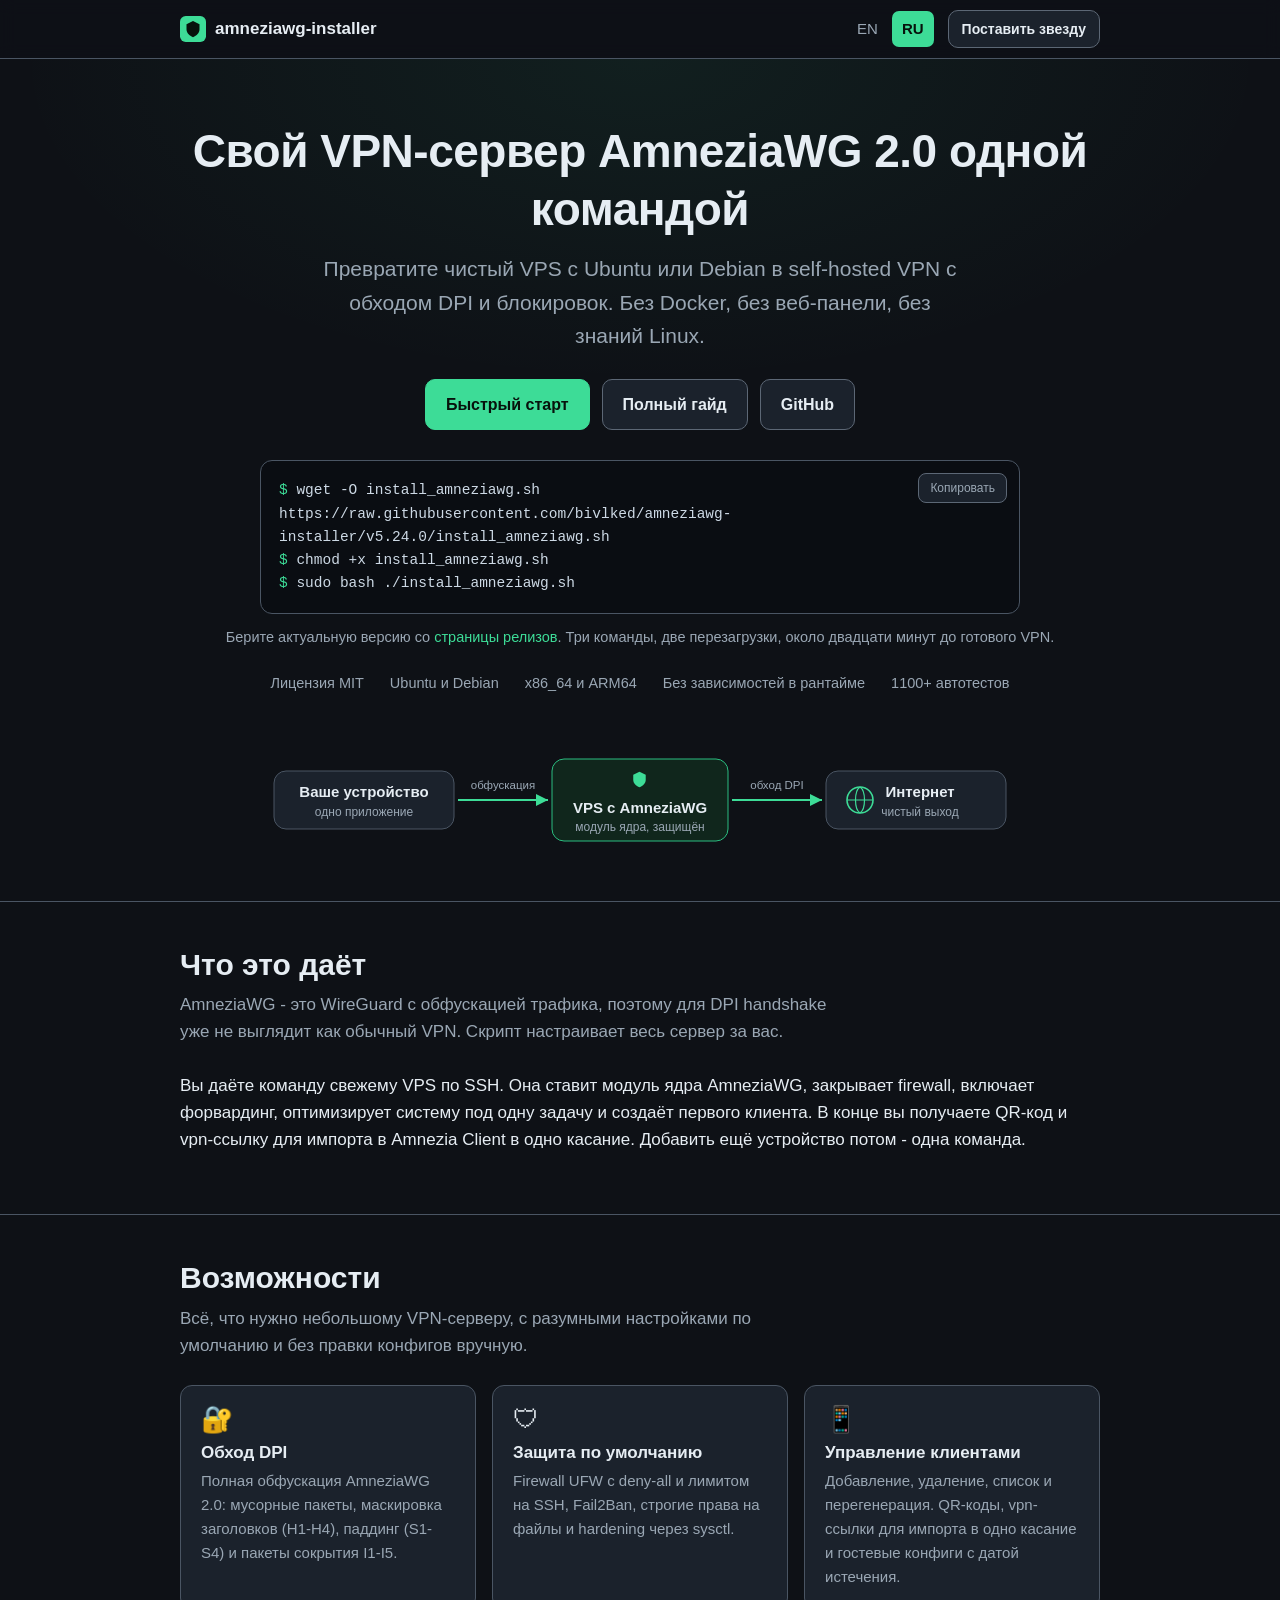
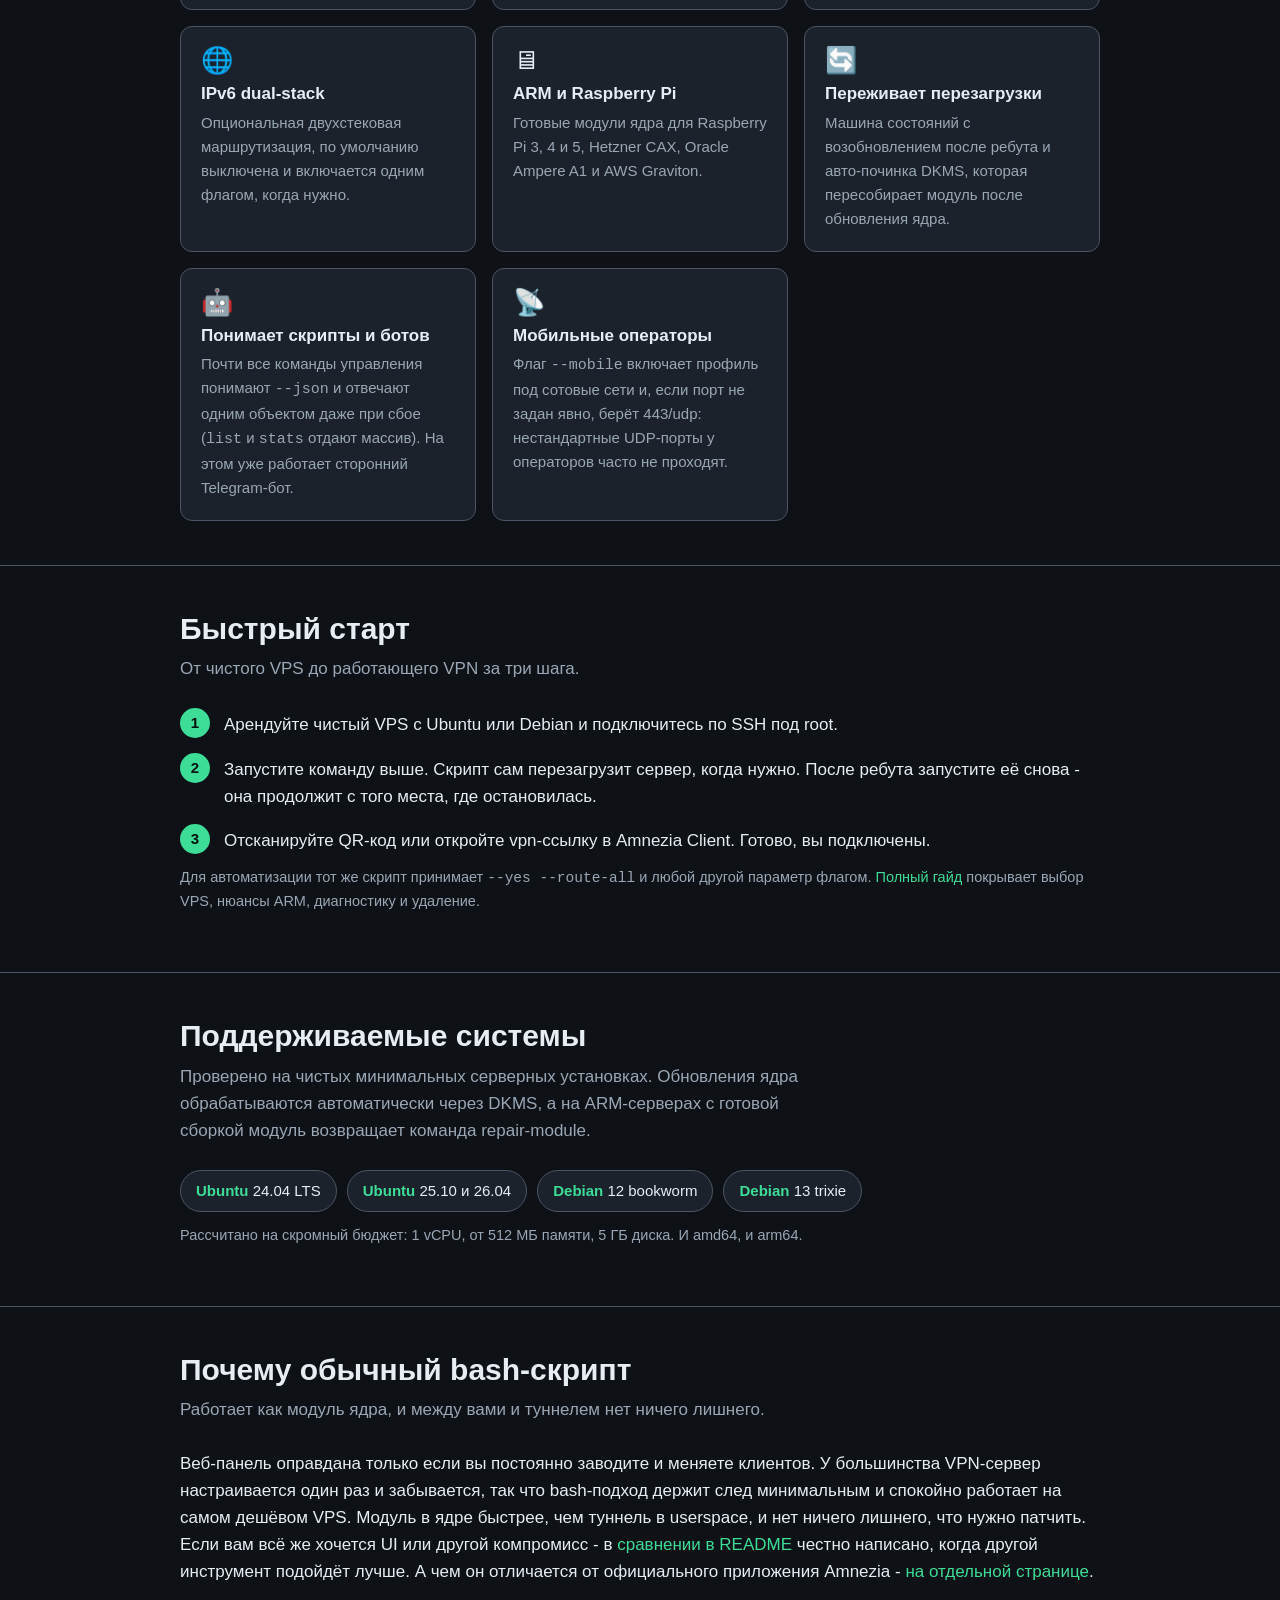
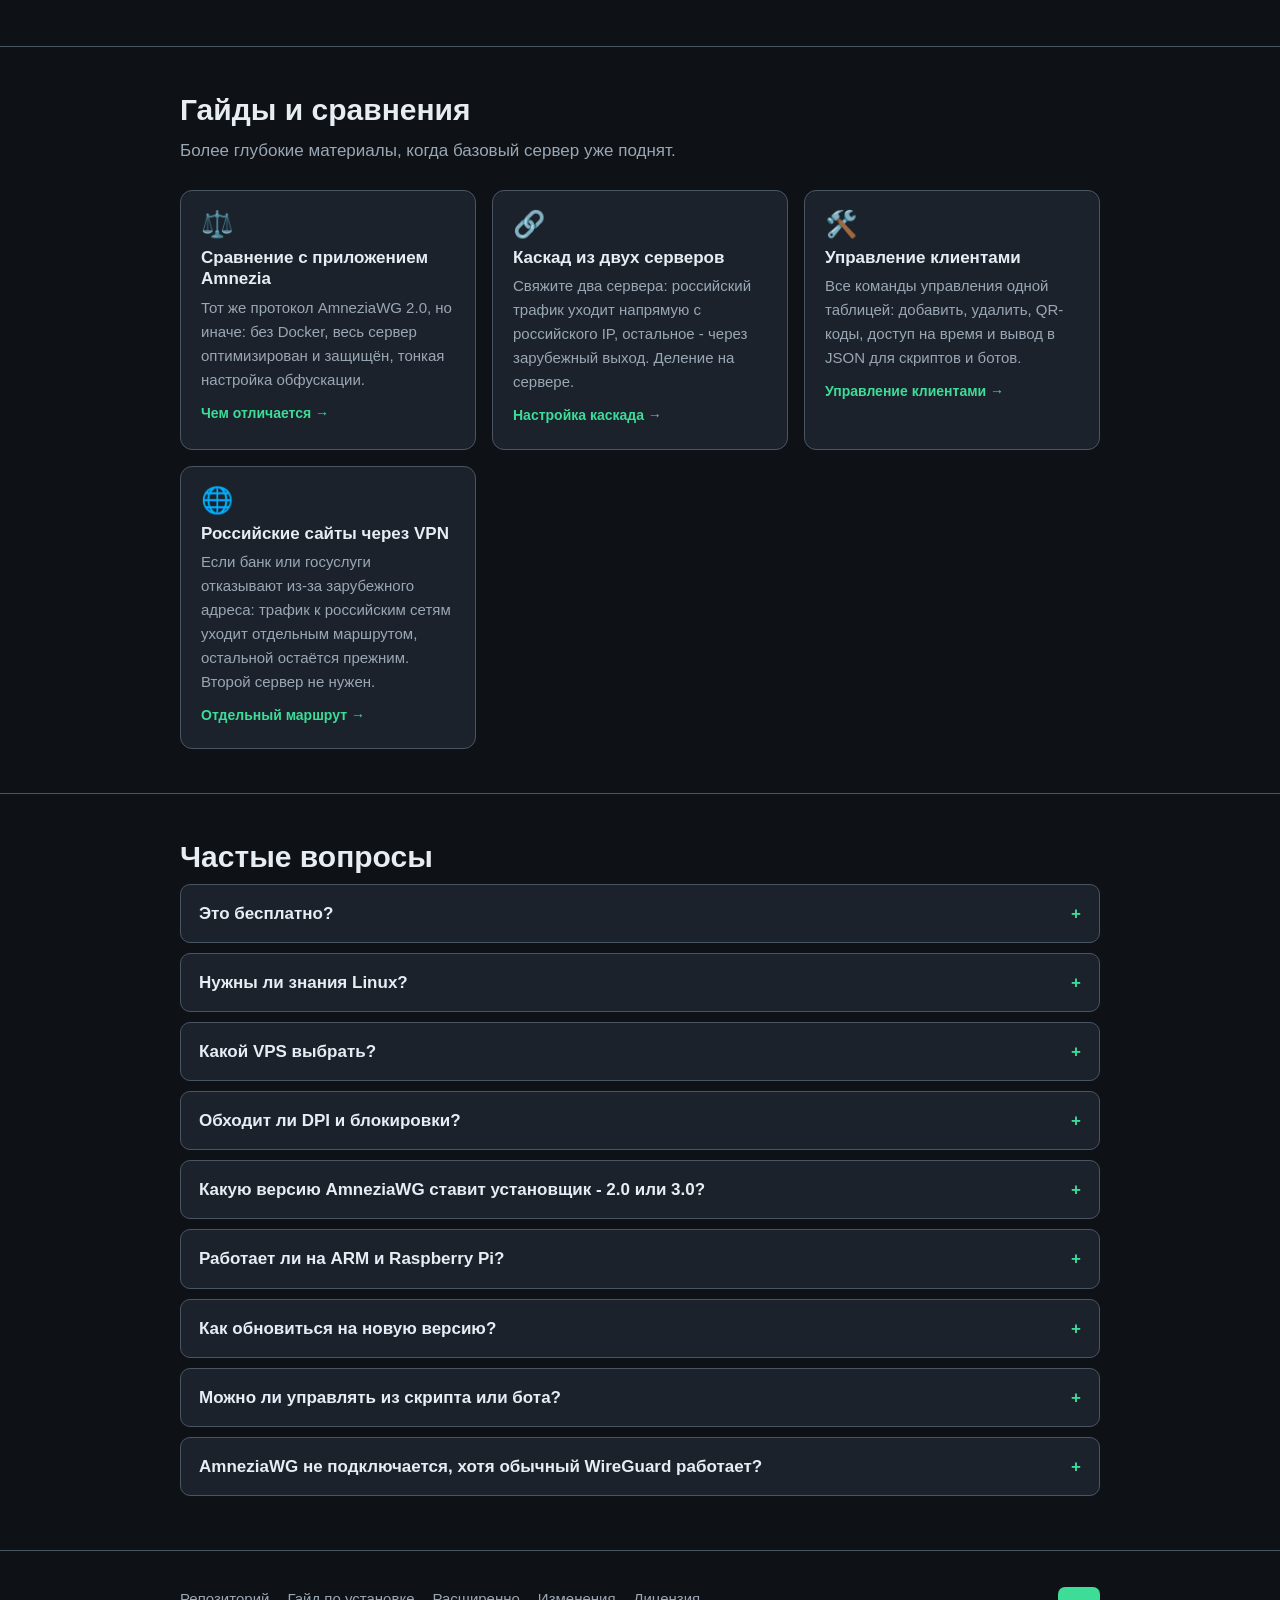
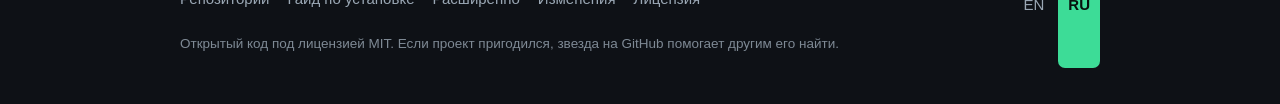
<file: ru/index.html>
<!DOCTYPE html>
<html lang="ru">
<head>
<meta charset="utf-8">
<meta name="viewport" content="width=device-width, initial-scale=1">
<title>AmneziaWG 2.0: установка VPN на свой сервер одной командой</title>
<meta name="description" content="Одна команда превращает ваш VPS с Ubuntu или Debian в VPN-сервер AmneziaWG 2.0 / 3.0. Около двадцати минут, и в конце QR-код для телефона. Обход DPI, firewall настроен сразу, код открыт под MIT.">
<link rel="canonical" href="https://bivlked.github.io/amneziawg-installer/ru/">
<link rel="alternate" hreflang="en" href="https://bivlked.github.io/amneziawg-installer/">
<link rel="alternate" hreflang="ru" href="https://bivlked.github.io/amneziawg-installer/ru/">
<link rel="alternate" hreflang="x-default" href="https://bivlked.github.io/amneziawg-installer/">
<meta property="og:type" content="website">
<meta property="og:title" content="AmneziaWG 2.0: установка VPN на свой сервер одной командой">
<meta property="og:description" content="Одна команда превращает чистый VPS с Ubuntu или Debian в устойчивый к DPI VPN-сервер AmneziaWG 2.0 / 3.0. Открытый код, лицензия MIT.">
<meta property="og:url" content="https://bivlked.github.io/amneziawg-installer/ru/">
<meta property="og:site_name" content="amneziawg-installer">
<meta property="og:image" content="https://bivlked.github.io/amneziawg-installer/assets/og-ru.png">
<meta property="og:image:width" content="1200">
<meta property="og:image:height" content="630">
<meta property="og:image:alt" content="amneziawg-installer - VPN-сервер AmneziaWG 2.0 / 3.0 одной командой">
<meta property="og:locale" content="ru_RU">
<meta property="og:locale:alternate" content="en_US">
<meta name="twitter:card" content="summary_large_image">
<meta name="twitter:image" content="https://bivlked.github.io/amneziawg-installer/assets/og-ru.png">
<meta name="twitter:title" content="AmneziaWG 2.0: установка VPN на свой сервер одной командой">
<meta name="twitter:description" content="Одна команда превращает чистый VPS с Ubuntu или Debian в устойчивый к DPI VPN-сервер AmneziaWG 2.0 / 3.0. Открытый код, лицензия MIT.">
<meta name="google-site-verification" content="3E6FtjgNbCI2T4Ho99Hl--kZt4UFRLLwphMFXHerhmE">
<meta name="theme-color" content="#0e1116">
<meta name="color-scheme" content="dark">
<link rel="icon" href="../assets/favicon.svg" type="image/svg+xml">
<link rel="apple-touch-icon" href="../assets/apple-touch-icon.png">
<link rel="stylesheet" href="../assets/style.css">
<script type="application/ld+json">
{
  "@context": "https://schema.org",
  "@type": "SoftwareApplication",
  "name": "amneziawg-installer",
  "description": "Установщик и набор скриптов управления для self-hosted VPN AmneziaWG 2.0 / 3.0 на серверах Ubuntu и Debian, в одну команду.",
  "applicationCategory": "SecurityApplication",
  "operatingSystem": "Ubuntu 24.04, Ubuntu 25.10, Ubuntu 26.04, Debian 12, Debian 13",
  "softwareVersion": "5.24.0",
  "license": "https://opensource.org/licenses/MIT",
  "codeRepository": "https://github.com/bivlked/amneziawg-installer",
  "url": "https://bivlked.github.io/amneziawg-installer/ru/",
  "installUrl": "https://github.com/bivlked/amneziawg-installer/releases/latest",
  "processorRequirements": "1 vCPU, amd64 или arm64",
  "memoryRequirements": "512 МБ",
  "storageRequirements": "5 ГБ",
  "featureList": [
    "Установка одной командой на чистый VPS с Ubuntu или Debian",
    "Обфускация AmneziaWG 2.0: мусорные пакеты, маскировка заголовков H1-H4, паддинг S1-S4, пакеты сокрытия I1-I5",
    "Firewall UFW, Fail2Ban, hardening через sysctl и лимит на SSH по умолчанию",
    "Управление клиентами: добавление, удаление, список, перегенерация, QR-коды, vpn://-ссылки, гостевые конфиги с истечением",
    "Вывод почти всех команд управления в JSON для скриптов и ботов",
    "Готовые модули ядра ARM64 для Raspberry Pi, Hetzner CAX, Oracle Ampere A1 и AWS Graviton",
    "Возобновление после перезагрузки и пересборка DKMS после обновления ядра"
  ],
  "sameAs": ["https://github.com/bivlked/amneziawg-installer"],
  "offers": { "@type": "Offer", "price": "0", "priceCurrency": "USD" },
  "author": { "@type": "Person", "name": "bivlked" }
}
</script>
<script type="application/ld+json">
{
  "@context": "https://schema.org",
  "@type": "WebSite",
  "name": "amneziawg-installer",
  "url": "https://bivlked.github.io/amneziawg-installer/ru/",
  "inLanguage": "ru",
  "publisher": { "@type": "Organization", "name": "amneziawg-installer", "logo": { "@type": "ImageObject", "url": "https://bivlked.github.io/amneziawg-installer/assets/apple-touch-icon.png" } }
}
</script>
<script type="application/ld+json">
{
  "@context": "https://schema.org",
  "@type": "FAQPage",
  "mainEntity": [
    { "@type": "Question", "name": "Это бесплатно?", "acceptedAnswer": { "@type": "Answer", "text": "Да. Установщик с открытым кодом под лицензией MIT. Платите только за VPS - от 3 до 5 долларов в месяц." } },
    { "@type": "Question", "name": "Нужны ли знания Linux?", "acceptedAnswer": { "@type": "Answer", "text": "Нет. Вы вставляете одну команду в SSH на чистом VPS. Скрипт сам ставит модуль ядра, настраивает firewall и форвардинг, создаёт первого клиента и печатает QR-код и vpn-ссылку." } },
    { "@type": "Question", "name": "Какой VPS выбрать?", "acceptedAnswer": { "@type": "Answer", "text": "Чистый VPS с Ubuntu или Debian, 1 vCPU и от 512 МБ памяти. Скрипт рассчитан на отдельный VPS, а не на домашний роутер или shared-хостинг." } },
    { "@type": "Question", "name": "Обходит ли DPI и блокировки?", "acceptedAnswer": { "@type": "Answer", "text": "AmneziaWG 2.0 добавляет обфускацию поверх WireGuard и сопротивляется DPI, который применяют ТСПУ в России, а также в Иране, Китае и в школьных и корпоративных сетях. Гарантии против каждого оператора нет, но протокол даёт настройки обфускации, которые проходят сегодня." } },
    { "@type": "Question", "name": "Какую версию AmneziaWG ставит установщик - 2.0 или 3.0?", "acceptedAnswer": { "@type": "Answer", "text": "Решает версия ядра, а не название дистрибутива. Если на сервере ядро 6.7 или новее, модуль приезжает из официального PPA, а там с конца июля линия 3.0 - так выходит на свежих образах Ubuntu 24.04 и новее и Debian 13. На ядрах старее 6.7 ставится закреплённый модуль 2.0, собранный из исходника: линия 3.0 там пока не валидирована, поэтому мы держим 2.0 сознательно. ARM-серверы, для которых у нас есть готовая сборка, получают её и тоже остаются на 2.0. Конфигурации при этом одинаковые - параметры 2.0 Jc/Jmin/Jmax, S1-S4, H1-H4 и маскирующий пакет I1; новых возможностей 3.0 установщик пока не включает, поэтому ранее выданные конфиги менять не нужно." } },
    { "@type": "Question", "name": "Работает ли на ARM и Raspberry Pi?", "acceptedAnswer": { "@type": "Answer", "text": "Да. Готовые модули ARM64 покрывают Raspberry Pi 3, 4 и 5, Hetzner CAX, Oracle Ampere A1 и AWS Graviton. Та же команда выберет нужный." } },
    { "@type": "Question", "name": "Как обновиться на новую версию?", "acceptedAnswer": { "@type": "Answer", "text": "Скачайте скрипт нового релиза на тот же сервер и запустите его с флагом --force. Ключи сервера, клиенты и настройки обфускации переживают переустановку. После обновления ядра модуль DKMS пересобирается автоматически при следующей загрузке." } },
    { "@type": "Question", "name": "Можно ли управлять из скрипта или бота?", "acceptedAnswer": { "@type": "Answer", "text": "Да. Почти все команды управления принимают --json и отвечают одним JSON-объектом даже тогда, когда команда завершилась ошибкой - разбирать ответ можно всегда. Исключения: list и stats отдают массив, а show и diagnose флага не понимают. Новые поля со временем появляются, существующие я не переименовываю. Для запусков без человека есть --yes, а с AWG_STRICT_CONFIRM=1 команда вроде удаления клиента откажется работать, если --yes забыли, вместо молчаливого согласия. На этом интерфейсе уже работает сторонний Telegram-бот awgram." } },
    { "@type": "Question", "name": "AmneziaWG не подключается, хотя обычный WireGuard работает?", "acceptedAnswer": { "@type": "Answer", "text": "Чаще всего это рассинхрон обфускации или версий, а не сеть. Если на том же сервере обычный WireGuard поднимается, а AmneziaWG нет, сверьте на сервере и клиенте параметры секции [Interface]. Совпадать обязаны S1-S4 и H1-H4: приёмник срезает этот паддинг и проверяет эти заголовки, поэтому любое расхождение здесь означает, что пакет отброшен и хендшейк не сойдётся. В 2.0 H1-H4 задаются диапазонами - диапазоны должны быть одинаковыми на обеих сторонах. А Jc/Jmin/Jmax и маскирующие пакеты 2.0 I1-I5 совпадать не обязаны: это отдельные пакеты-обманки, вторая сторона их отбрасывает, а узел без I1 просто не шлёт их вовсе. Регистр у I1-I5 при этом важен: только верхний. Сверьте и версии: старые сборки amneziawg-tools не понимают 2.0. Полный разбор - в подробном руководстве по диагностике." } }
  ]
}
</script>
</head>
<body>
<a class="skip-link" href="#main">К содержимому</a>

<header class="site-header">
  <div class="wrap">
    <a class="brand" href="/amneziawg-installer/ru/">
      <svg class="logo" viewBox="0 0 32 32" aria-hidden="true"><rect width="32" height="32" rx="7" fill="#3ddc97"/><path d="M16 6l8 4v6c0 5-3.4 8.2-8 10-4.6-1.8-8-5-8-10v-6l8-4z" fill="#07120c"/></svg>
      amneziawg-installer
    </a>
    <nav class="nav-right" aria-label="Навигация по сайту">
      <span class="lang-switch"><a aria-label="English" href="/amneziawg-installer/">EN</a><a class="active" aria-current="page" aria-label="Русский" href="/amneziawg-installer/ru/">RU</a></span>
      <a class="btn btn-sm" href="https://github.com/bivlked/amneziawg-installer">Поставить звезду</a>
    </nav>
  </div>
</header>

<main id="main">

<section class="hero">
  <div class="wrap">
    <h1>Свой VPN-сервер AmneziaWG 2.0 одной командой</h1>
    <p class="lede">Превратите чистый VPS с Ubuntu или Debian в self-hosted VPN с обходом DPI и блокировок. Без Docker, без веб-панели, без знаний Linux.</p>
    <div class="cta-row">
      <a class="btn btn-primary" href="#quick-start">Быстрый старт</a>
      <a class="btn" href="https://github.com/bivlked/amneziawg-installer/blob/main/INSTALL_VPS.md">Полный гайд</a>
      <a class="btn" href="https://github.com/bivlked/amneziawg-installer">GitHub</a>
    </div>
    <div class="cmd">
      <button class="copy-btn" type="button" aria-label="Скопировать команду установки" data-copy="wget -O install_amneziawg.sh https://raw.githubusercontent.com/bivlked/amneziawg-installer/v5.24.0/install_amneziawg.sh&#10;chmod +x install_amneziawg.sh&#10;sudo bash ./install_amneziawg.sh">Копировать</button>
      <pre><span class="prompt">$ </span>wget -O install_amneziawg.sh https://raw.githubusercontent.com/bivlked/amneziawg-installer/v5.24.0/install_amneziawg.sh
<span class="prompt">$ </span>chmod +x install_amneziawg.sh
<span class="prompt">$ </span>sudo bash ./install_amneziawg.sh</pre>
    </div>
    <p class="sr-only" role="status" aria-live="polite" data-copy-status></p>
    <p class="inline-note">Берите актуальную версию со <a href="https://github.com/bivlked/amneziawg-installer/releases">страницы релизов</a>. Три команды, две перезагрузки, около двадцати минут до готового VPN.</p>
    <div class="trust">
      <span>Лицензия MIT</span>
      <span>Ubuntu и Debian</span>
      <span>x86_64 и ARM64</span>
      <span>Без зависимостей в рантайме</span>
      <span>1100+ автотестов</span>
    </div>
    <figure class="hero-art" aria-hidden="true">
      <svg viewBox="0 0 760 132" xmlns="http://www.w3.org/2000/svg" font-family="-apple-system, BlinkMacSystemFont, 'Segoe UI', Roboto, sans-serif">
        <defs><marker id="ar" markerWidth="9" markerHeight="9" refX="6" refY="3" orient="auto"><path d="M0 0l6 3-6 3z" fill="#3ddc97"/></marker></defs>
        <rect x="14" y="42" width="180" height="58" rx="12" fill="#1b222c" stroke="#4a5563"/>
        <text x="104" y="68" text-anchor="middle" font-size="15" font-weight="600" fill="#e6edf3">Ваше устройство</text>
        <text x="104" y="87" text-anchor="middle" font-size="12" fill="#9aa7b4">одно приложение</text>
        <line x1="198" y1="71" x2="288" y2="71" stroke="#3ddc97" stroke-width="2" marker-end="url(#ar)"/>
        <text x="243" y="60" text-anchor="middle" font-size="11.5" fill="#9aa7b4">обфускация</text>
        <rect x="292" y="30" width="176" height="82" rx="12" fill="#10261c" stroke="#2bbd80"/>
        <g transform="translate(367 38) scale(0.78)"><path d="M16 6l8 4v6c0 5-3.4 8.2-8 10-4.6-1.8-8-5-8-10v-6l8-4z" fill="#3ddc97"/></g>
        <text x="380" y="84" text-anchor="middle" font-size="15" font-weight="600" fill="#e6edf3">VPS с AmneziaWG</text>
        <text x="380" y="102" text-anchor="middle" font-size="12" fill="#9aa7b4">модуль ядра, защищён</text>
        <line x1="472" y1="71" x2="562" y2="71" stroke="#3ddc97" stroke-width="2" marker-end="url(#ar)"/>
        <text x="517" y="60" text-anchor="middle" font-size="11.5" fill="#9aa7b4">обход DPI</text>
        <rect x="566" y="42" width="180" height="58" rx="12" fill="#1b222c" stroke="#4a5563"/>
        <circle cx="600" cy="71" r="13" fill="none" stroke="#3ddc97" stroke-width="1.6"/>
        <path d="M587 71h26M600 58c6 4 6 22 0 26M600 58c-6 4-6 22 0 26" fill="none" stroke="#3ddc97" stroke-width="1.2"/>
        <text x="660" y="68" text-anchor="middle" font-size="15" font-weight="600" fill="#e6edf3">Интернет</text>
        <text x="660" y="87" text-anchor="middle" font-size="12" fill="#9aa7b4">чистый выход</text>
      </svg>
    </figure>
  </div>
</section>

<section id="what">
  <div class="wrap">
    <h2>Что это даёт</h2>
    <p class="sub">AmneziaWG - это WireGuard с обфускацией трафика, поэтому для DPI handshake уже не выглядит как обычный VPN. Скрипт настраивает весь сервер за вас.</p>
    <p>Вы даёте команду свежему VPS по SSH. Она ставит модуль ядра AmneziaWG, закрывает firewall, включает форвардинг, оптимизирует систему под одну задачу и создаёт первого клиента. В конце вы получаете QR-код и vpn-ссылку для импорта в Amnezia Client в одно касание. Добавить ещё устройство потом - одна команда.</p>
  </div>
</section>

<section id="features">
  <div class="wrap">
    <h2>Возможности</h2>
    <p class="sub">Всё, что нужно небольшому VPN-серверу, с разумными настройками по умолчанию и без правки конфигов вручную.</p>
    <div class="grid">
      <div class="card"><div class="ico" aria-hidden="true">&#128272;</div><h3>Обход DPI</h3><p>Полная обфускация AmneziaWG 2.0: мусорные пакеты, маскировка заголовков (H1-H4), паддинг (S1-S4) и пакеты сокрытия I1-I5.</p></div>
      <div class="card"><div class="ico" aria-hidden="true">&#128737;</div><h3>Защита по умолчанию</h3><p>Firewall UFW с deny-all и лимитом на SSH, Fail2Ban, строгие права на файлы и hardening через sysctl.</p></div>
      <div class="card"><div class="ico" aria-hidden="true">&#128241;</div><h3>Управление клиентами</h3><p>Добавление, удаление, список и перегенерация. QR-коды, vpn-ссылки для импорта в одно касание и гостевые конфиги с датой истечения.</p></div>
      <div class="card"><div class="ico" aria-hidden="true">&#127760;</div><h3>IPv6 dual-stack</h3><p>Опциональная двухстековая маршрутизация, по умолчанию выключена и включается одним флагом, когда нужно.</p></div>
      <div class="card"><div class="ico" aria-hidden="true">&#128421;</div><h3>ARM и Raspberry Pi</h3><p>Готовые модули ядра для Raspberry Pi 3, 4 и 5, Hetzner CAX, Oracle Ampere A1 и AWS Graviton.</p></div>
      <div class="card"><div class="ico" aria-hidden="true">&#128260;</div><h3>Переживает перезагрузки</h3><p>Машина состояний с возобновлением после ребута и авто-починка DKMS, которая пересобирает модуль после обновления ядра.</p></div>
      <div class="card"><div class="ico" aria-hidden="true">&#129302;</div><h3>Понимает скрипты и ботов</h3><p>Почти все команды управления понимают <code>--json</code> и отвечают одним объектом даже при сбое (<code>list</code> и <code>stats</code> отдают массив). На этом уже работает сторонний Telegram-бот.</p></div>
      <div class="card"><div class="ico" aria-hidden="true">&#128225;</div><h3>Мобильные операторы</h3><p>Флаг <code>--mobile</code> включает профиль под сотовые сети и, если порт не задан явно, берёт 443/udp: нестандартные UDP-порты у операторов часто не проходят.</p></div>
    </div>
  </div>
</section>

<section id="quick-start">
  <div class="wrap">
    <h2>Быстрый старт</h2>
    <p class="sub">От чистого VPS до работающего VPN за три шага.</p>
    <ol class="steps">
      <li class="step"><span class="n" aria-hidden="true"></span><p>Арендуйте чистый VPS с Ubuntu или Debian и подключитесь по SSH под root.</p></li>
      <li class="step"><span class="n" aria-hidden="true"></span><p>Запустите команду выше. Скрипт сам перезагрузит сервер, когда нужно. После ребута запустите её снова - она продолжит с того места, где остановилась.</p></li>
      <li class="step"><span class="n" aria-hidden="true"></span><p>Отсканируйте QR-код или откройте vpn-ссылку в Amnezia Client. Готово, вы подключены.</p></li>
    </ol>
    <p class="inline-note mt">Для автоматизации тот же скрипт принимает <code>--yes --route-all</code> и любой другой параметр флагом. <a href="https://github.com/bivlked/amneziawg-installer/blob/main/INSTALL_VPS.md">Полный гайд</a> покрывает выбор VPS, нюансы ARM, диагностику и удаление.</p>
  </div>
</section>

<section id="os">
  <div class="wrap">
    <h2>Поддерживаемые системы</h2>
    <p class="sub">Проверено на чистых минимальных серверных установках. Обновления ядра обрабатываются автоматически через DKMS, а на ARM-серверах с готовой сборкой модуль возвращает команда repair-module.</p>
    <div class="os-list">
      <span class="pill"><b>Ubuntu</b> 24.04 LTS</span>
      <span class="pill"><b>Ubuntu</b> 25.10 и 26.04</span>
      <span class="pill"><b>Debian</b> 12 bookworm</span>
      <span class="pill"><b>Debian</b> 13 trixie</span>
    </div>
    <p class="inline-note mt">Рассчитано на скромный бюджет: 1 vCPU, от 512 МБ памяти, 5 ГБ диска. И amd64, и arm64.</p>
  </div>
</section>

<section id="why">
  <div class="wrap">
    <h2>Почему обычный bash-скрипт</h2>
    <p class="sub">Работает как модуль ядра, и между вами и туннелем нет ничего лишнего.</p>
    <p>Веб-панель оправдана только если вы постоянно заводите и меняете клиентов. У большинства VPN-сервер настраивается один раз и забывается, так что bash-подход держит след минимальным и спокойно работает на самом дешёвом VPS. Модуль в ядре быстрее, чем туннель в userspace, и нет ничего лишнего, что нужно патчить. Если вам всё же хочется UI или другой компромисс - в <a href="https://github.com/bivlked/amneziawg-installer#similar-tools">сравнении в README</a> честно написано, когда другой инструмент подойдёт лучше. А чем он отличается от официального приложения Amnezia - <a href="compare/">на отдельной странице</a>.</p>
  </div>
</section>

<section id="guides" class="related">
  <div class="wrap">
    <h2>Гайды и сравнения</h2>
    <p class="sub">Более глубокие материалы, когда базовый сервер уже поднят.</p>
    <div class="grid">
      <div class="card">
        <div class="ico" aria-hidden="true">&#9878;&#65039;</div>
        <h3>Сравнение с приложением Amnezia</h3>
        <p>Тот же протокол AmneziaWG 2.0, но иначе: без Docker, весь сервер оптимизирован и защищён, тонкая настройка обфускации.</p>
        <a class="go" href="compare/">Чем отличается &#8594;</a>
      </div>
      <div class="card">
        <div class="ico" aria-hidden="true">&#128279;</div>
        <h3>Каскад из двух серверов</h3>
        <p>Свяжите два сервера: российский трафик уходит напрямую с российского IP, остальное - через зарубежный выход. Деление на сервере.</p>
        <a class="go" href="cascade/">Настройка каскада &#8594;</a>
      </div>
      <div class="card">
        <div class="ico" aria-hidden="true">&#128736;&#65039;</div>
        <h3>Управление клиентами</h3>
        <p>Все команды управления одной таблицей: добавить, удалить, QR-коды, доступ на время и вывод в JSON для скриптов и ботов.</p>
        <a class="go" href="manage/">Управление клиентами &#8594;</a>
      </div>
      <div class="card">
        <div class="ico" aria-hidden="true">&#127760;</div>
        <h3>Российские сайты через VPN</h3>
        <p>Если банк или госуслуги отказывают из-за зарубежного адреса: трафик к российским сетям уходит отдельным маршрутом, остальной остаётся прежним. Второй сервер не нужен.</p>
        <a class="go" href="warp-ru/">Отдельный маршрут &#8594;</a>
      </div>
    </div>
  </div>
</section>

<section id="faq">
  <div class="wrap">
    <h2>Частые вопросы</h2>
    <div class="faq">
      <details><summary>Это бесплатно?</summary><div class="answer">Да. Установщик с открытым кодом под лицензией MIT. Платите только за VPS - от 3 до 5 долларов в месяц.</div></details>
      <details><summary>Нужны ли знания Linux?</summary><div class="answer">Нет. Вы вставляете одну команду в SSH на чистом VPS. Скрипт сам ставит модуль ядра, настраивает firewall и форвардинг, создаёт первого клиента и печатает QR-код и vpn-ссылку.</div></details>
      <details><summary>Какой VPS выбрать?</summary><div class="answer">Чистый VPS с Ubuntu или Debian, 1 vCPU и от 512 МБ памяти. Скрипт рассчитан на отдельный VPS, а не на домашний роутер или shared-хостинг.</div></details>
      <details><summary>Обходит ли DPI и блокировки?</summary><div class="answer">AmneziaWG 2.0 добавляет обфускацию поверх WireGuard и сопротивляется DPI, который применяют ТСПУ в России, а также в Иране, Китае и в школьных и корпоративных сетях. Гарантии против каждого оператора нет, но протокол даёт настройки обфускации, которые проходят сегодня.</div></details>
      <details><summary>Какую версию AmneziaWG ставит установщик - 2.0 или 3.0?</summary><div class="answer">Решает версия ядра, а не название дистрибутива. Если на сервере ядро 6.7 или новее, модуль приезжает из официального PPA, а там с конца июля линия 3.0 - так выходит на свежих образах Ubuntu 24.04 и новее и Debian 13. На ядрах старее 6.7 ставится закреплённый модуль 2.0, собранный из исходника: линия 3.0 там пока не валидирована, поэтому мы держим 2.0 сознательно. ARM-серверы, для которых у нас есть готовая сборка, получают её и тоже остаются на 2.0. Конфигурации при этом одинаковые - параметры 2.0 Jc/Jmin/Jmax, S1-S4, H1-H4 и маскирующий пакет I1; новых возможностей 3.0 установщик пока не включает, поэтому ранее выданные конфиги менять не нужно.</div></details>
      <details><summary>Работает ли на ARM и Raspberry Pi?</summary><div class="answer">Да. Готовые модули ARM64 покрывают Raspberry Pi 3, 4 и 5, Hetzner CAX, Oracle Ampere A1 и AWS Graviton. Та же команда выберет нужный.</div></details>
      <details><summary>Как обновиться на новую версию?</summary><div class="answer">Скачайте скрипт нового релиза на тот же сервер и запустите его с флагом <code>--force</code>. Ключи сервера, клиенты и настройки обфускации переживают переустановку. После обновления ядра модуль DKMS пересобирается автоматически при следующей загрузке.</div></details>
      <details><summary>Можно ли управлять из скрипта или бота?</summary><div class="answer">Да. Почти все команды управления принимают <code>--json</code> и отвечают одним JSON-объектом даже тогда, когда команда завершилась ошибкой - разбирать ответ можно всегда. Исключения: <code>list</code> и <code>stats</code> отдают массив, а <code>show</code> и <code>diagnose</code> флага не понимают. Новые поля со временем появляются, существующие я не переименовываю. Для запусков без человека есть <code>--yes</code>, а с <code>AWG_STRICT_CONFIRM=1</code> команда вроде удаления клиента откажется работать, если <code>--yes</code> забыли, вместо молчаливого согласия. На этом интерфейсе уже работает сторонний Telegram-бот <a href="https://github.com/ekuraev/awgram">awgram</a>.</div></details>
      <details><summary>AmneziaWG не подключается, хотя обычный WireGuard работает?</summary><div class="answer">Чаще всего это рассинхрон обфускации или версий, а не сеть. Если на том же сервере обычный WireGuard поднимается, а AmneziaWG нет, сверьте на сервере и клиенте параметры секции <code>[Interface]</code>. Совпадать обязаны S1-S4 и H1-H4: приёмник срезает этот паддинг и проверяет эти заголовки, поэтому любое расхождение здесь означает, что пакет отброшен и хендшейк не сойдётся. В 2.0 H1-H4 задаются диапазонами - диапазоны должны быть одинаковыми на обеих сторонах. А Jc/Jmin/Jmax и маскирующие пакеты 2.0 I1-I5 совпадать не обязаны: это отдельные пакеты-обманки, вторая сторона их отбрасывает, а узел без I1 просто не шлёт их вовсе. Регистр у I1-I5 при этом важен: только верхний. Сверьте и версии: старые сборки amneziawg-tools не понимают 2.0. Полный разбор - в <a href="https://github.com/bivlked/amneziawg-installer/blob/main/ADVANCED.md#troubleshooting-adv">подробном руководстве по диагностике</a>.</div></details>
    </div>
  </div>
</section>

</main>

<footer class="site-footer">
  <div class="wrap">
    <div class="cols">
      <div>
        <div class="foot-links">
          <a href="https://github.com/bivlked/amneziawg-installer">Репозиторий</a>
          <a href="https://github.com/bivlked/amneziawg-installer/blob/main/INSTALL_VPS.md">Гайд по установке</a>
          <a href="https://github.com/bivlked/amneziawg-installer/blob/main/ADVANCED.md">Расширенно</a>
          <a href="https://github.com/bivlked/amneziawg-installer/blob/main/CHANGELOG.md">Изменения</a>
          <a href="https://github.com/bivlked/amneziawg-installer/blob/main/LICENSE">Лицензия</a>
        </div>
        <p class="note">Открытый код под лицензией MIT. Если проект пригодился, звезда на GitHub помогает другим его найти.</p>
      </div>
      <div class="lang-switch"><a aria-label="English" href="/amneziawg-installer/">EN</a> <a class="active" aria-current="page" aria-label="Русский" href="/amneziawg-installer/ru/">RU</a></div>
    </div>
  </div>
</footer>

<script>
document.querySelectorAll(".copy-btn").forEach(function (b) {
  var label = b.textContent, timer = null;
  var status = document.querySelector("[data-copy-status]");
  function flash(text) {
    b.textContent = text;
    if (status) status.textContent = text === "Скопировано" ? "Команда скопирована в буфер обмена" : "Не удалось скопировать";
    if (timer) clearTimeout(timer);
    timer = setTimeout(function () { b.textContent = label; timer = null; }, 1500);
  }
  b.addEventListener("click", function () {
    if (!navigator.clipboard) { flash("Ошибка"); return; }
    navigator.clipboard.writeText(b.getAttribute("data-copy"))
      .then(function () { flash("Скопировано"); })
      .catch(function () { flash("Ошибка"); });
  });
});
</script>
</body>
</html>
</file>
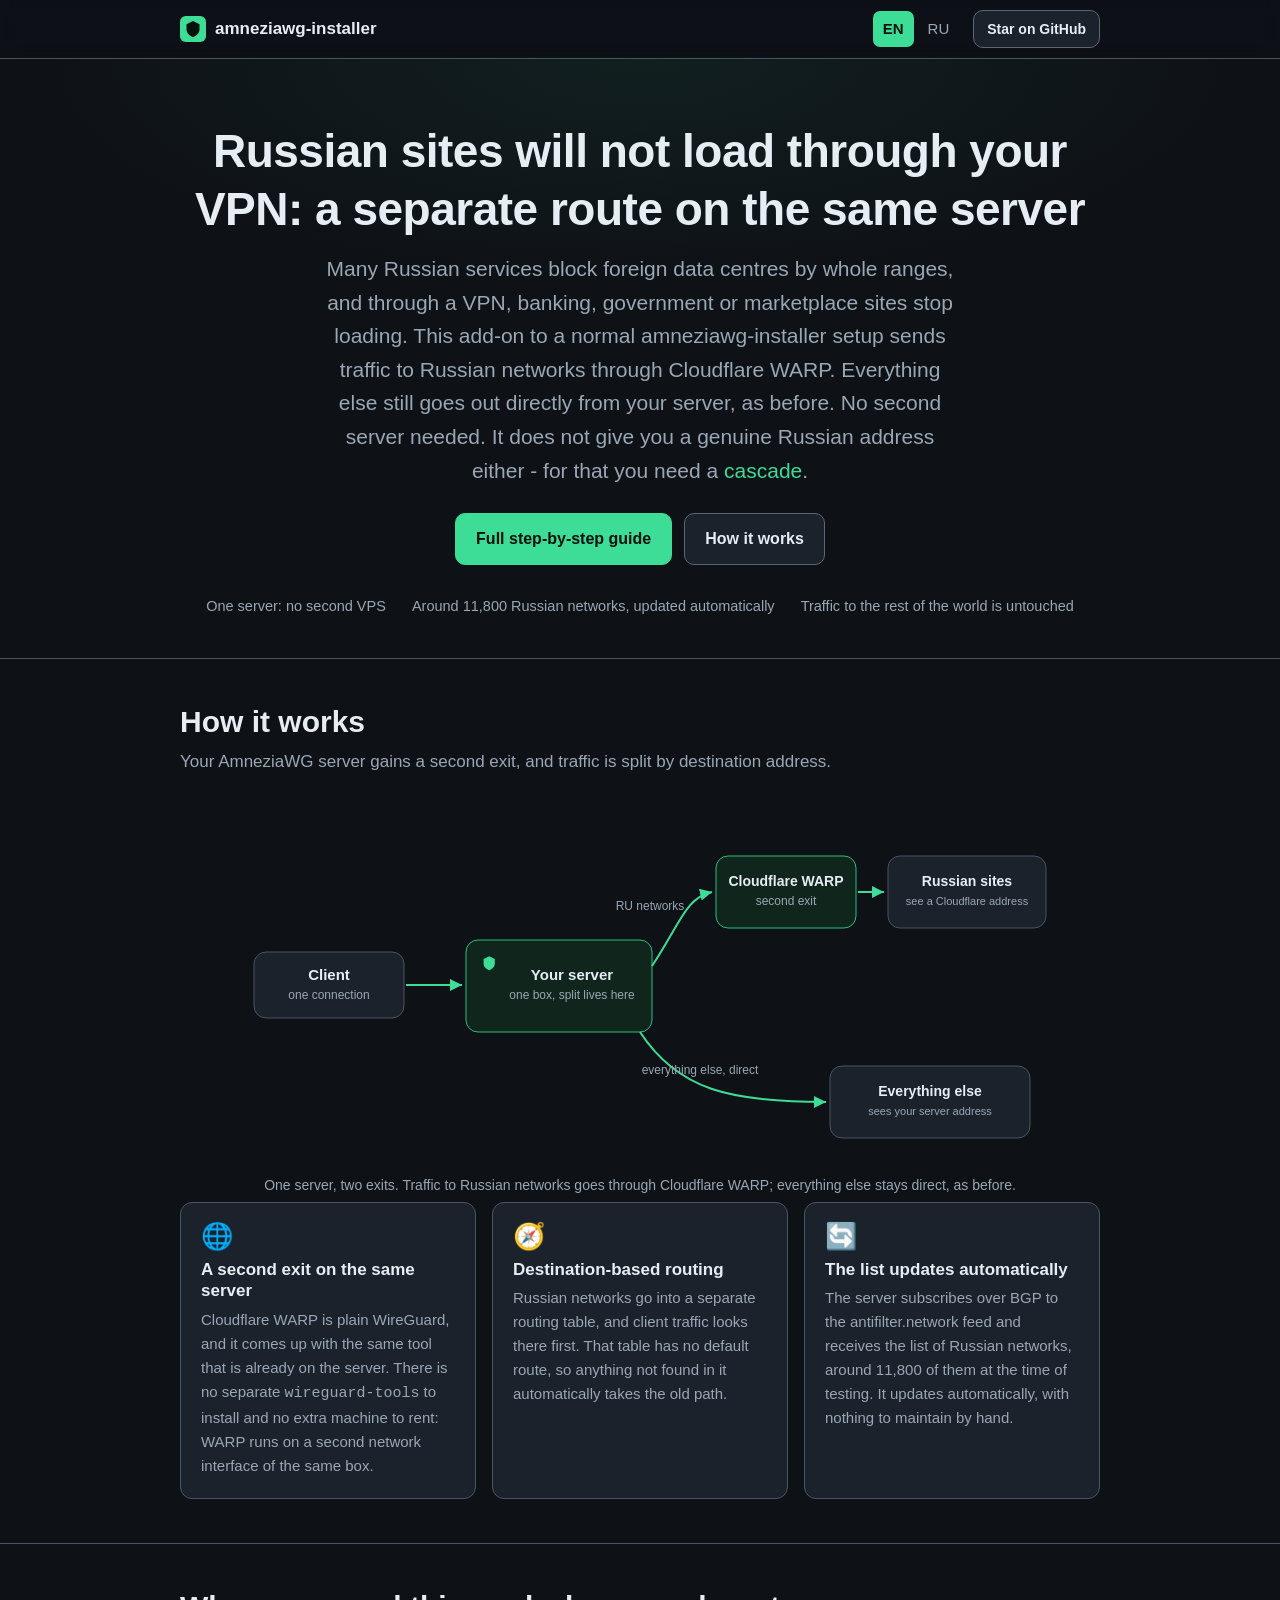
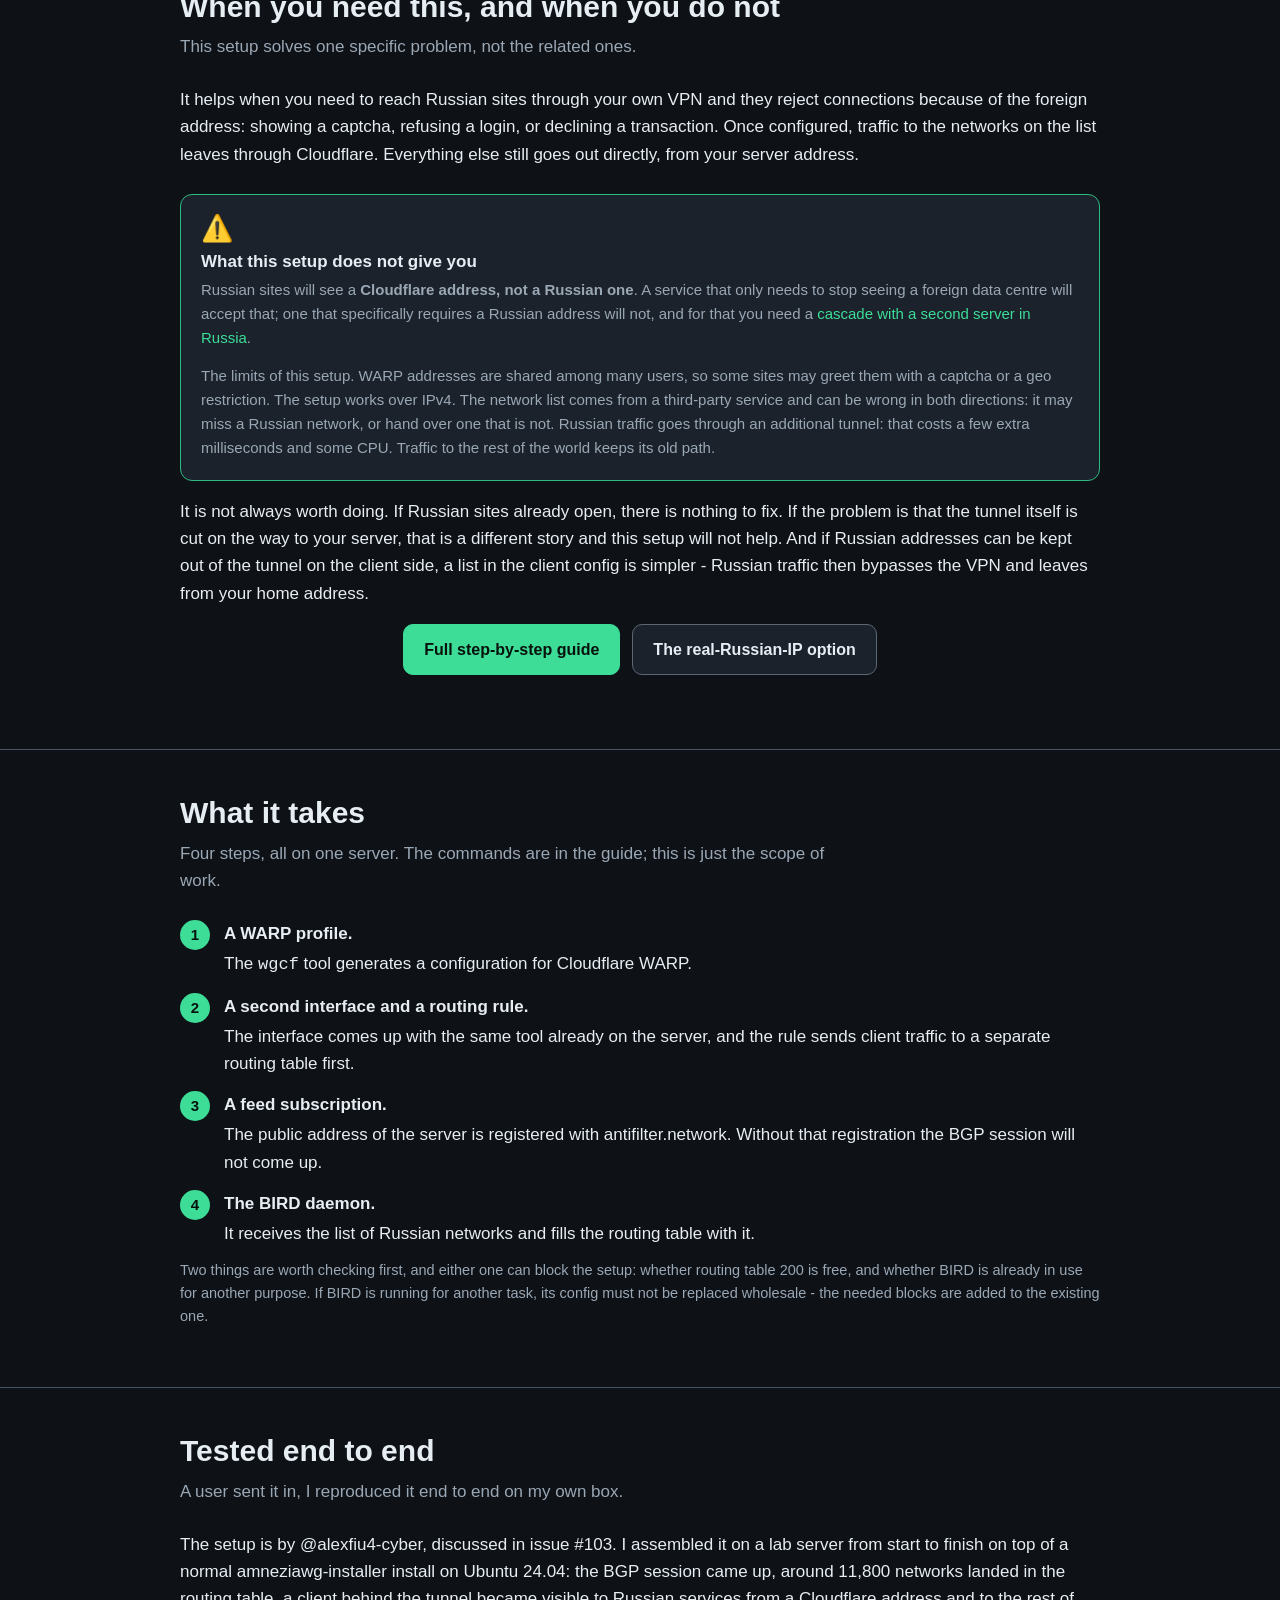
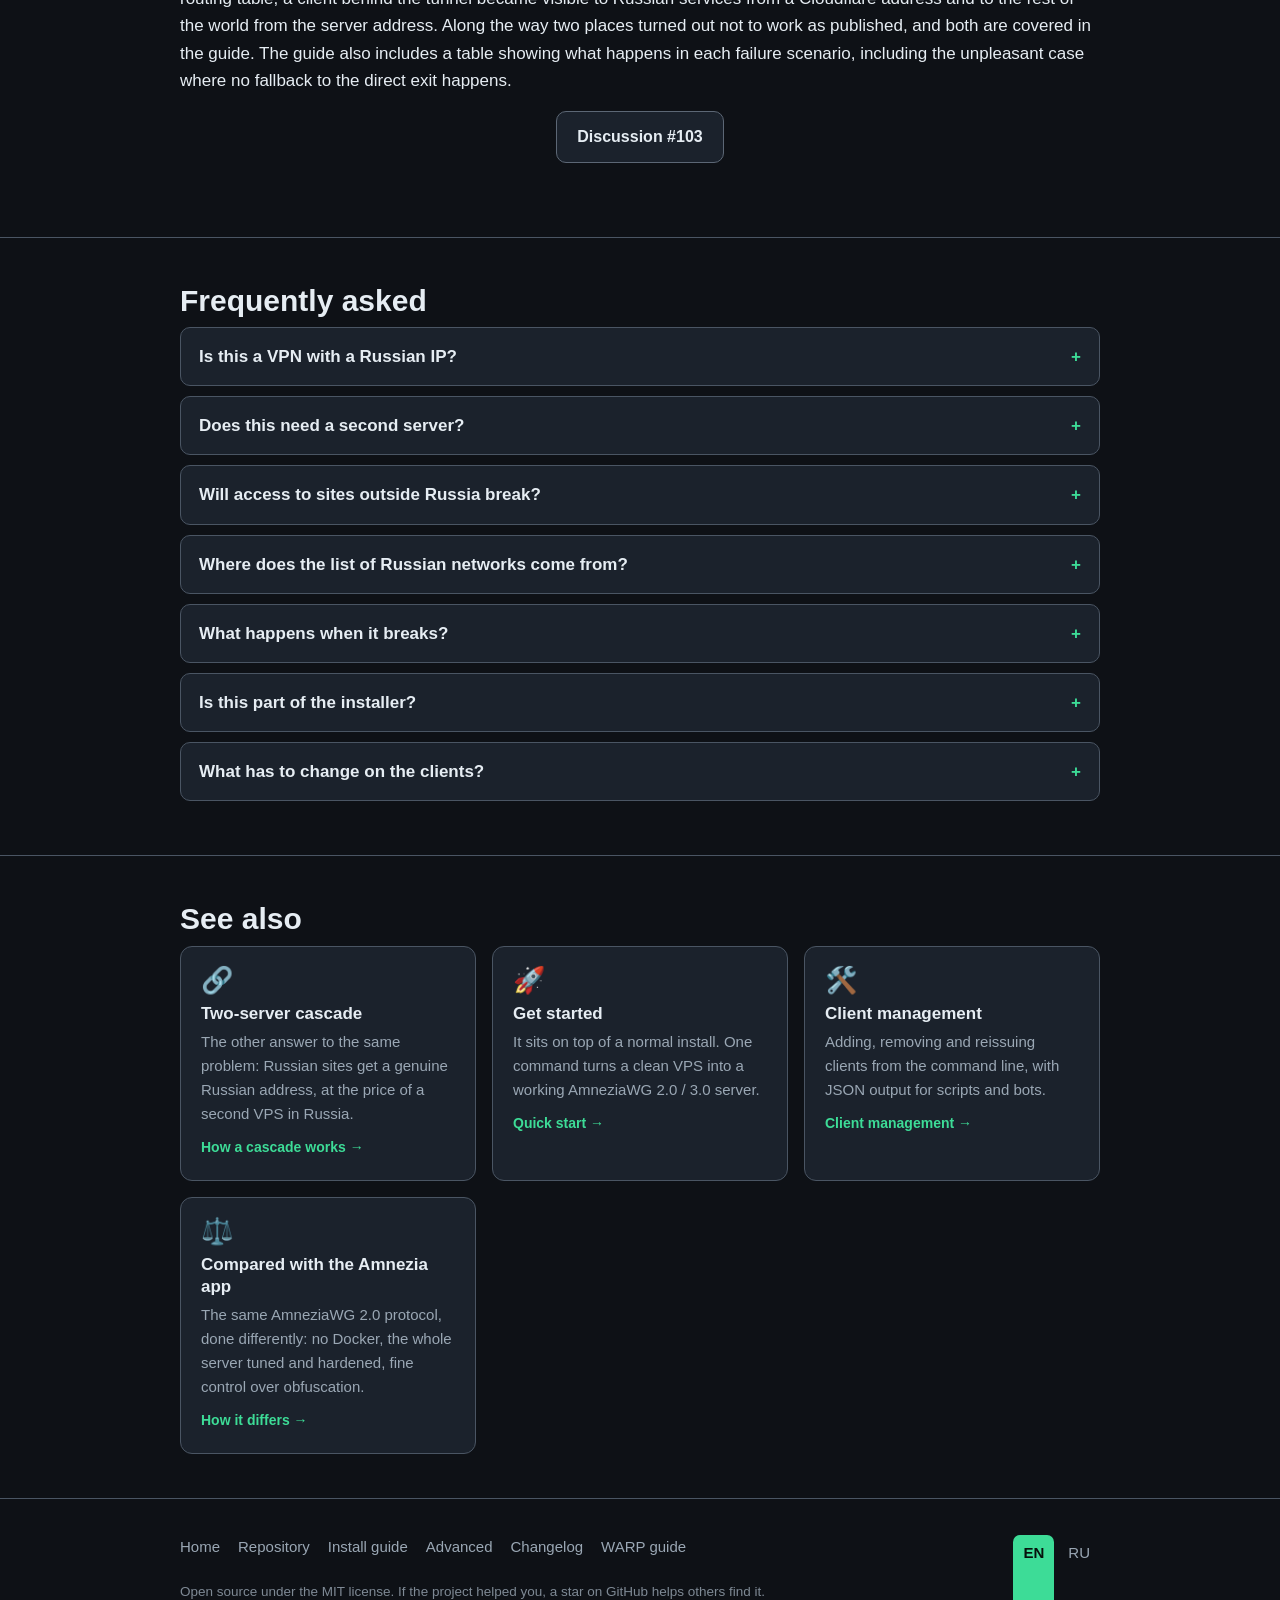
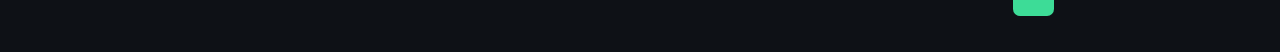
<file: warp-ru/index.html>
<!DOCTYPE html>
<html lang="en">
<head>
<meta charset="utf-8">
<meta name="viewport" content="width=device-width, initial-scale=1">
<title>Russian sites won't load through your VPN: route them separately</title>
<meta name="description" content="When banking, government or marketplace sites stop working behind your own VPN, traffic to Russian networks can take a separate route through Cloudflare WARP. No second server needed, though this route does not give you a genuine Russian IP.">
<link rel="canonical" href="https://bivlked.github.io/amneziawg-installer/warp-ru/">
<link rel="alternate" hreflang="en" href="https://bivlked.github.io/amneziawg-installer/warp-ru/">
<link rel="alternate" hreflang="ru" href="https://bivlked.github.io/amneziawg-installer/ru/warp-ru/">
<link rel="alternate" hreflang="x-default" href="https://bivlked.github.io/amneziawg-installer/warp-ru/">
<meta property="og:type" content="article">
<meta property="og:title" content="Russian traffic through Cloudflare WARP, everything else direct">
<meta property="og:description" content="Traffic to Russian networks leaves through Cloudflare WARP, everything else goes out directly from your server. One server, and the network list updates itself.">
<meta property="og:url" content="https://bivlked.github.io/amneziawg-installer/warp-ru/">
<meta property="og:site_name" content="amneziawg-installer">
<meta property="og:image" content="https://bivlked.github.io/amneziawg-installer/assets/og-warp.png">
<meta property="og:image:width" content="1200">
<meta property="og:image:height" content="630">
<meta property="og:image:alt" content="Russian traffic through Cloudflare WARP, everything else direct from your AmneziaWG server">
<meta property="og:locale" content="en_US">
<meta property="og:locale:alternate" content="ru_RU">
<meta name="twitter:card" content="summary_large_image">
<meta name="twitter:image" content="https://bivlked.github.io/amneziawg-installer/assets/og-warp.png">
<meta name="twitter:title" content="Russian traffic through Cloudflare WARP, everything else direct">
<meta name="twitter:description" content="A second exit on the same AmneziaWG server. No second VPS required.">
<meta name="theme-color" content="#0e1116">
<meta name="color-scheme" content="dark">
<link rel="icon" href="../assets/favicon.svg" type="image/svg+xml">
<link rel="apple-touch-icon" href="../assets/apple-touch-icon.png">
<link rel="stylesheet" href="../assets/style.css">
<script type="application/ld+json">
{
  "@context": "https://schema.org",
  "@type": "FAQPage",
  "mainEntity": [
    { "@type": "Question", "name": "Is this a VPN with a Russian IP?", "acceptedAnswer": { "@type": "Answer", "text": "No. Russian sites will see a Cloudflare address instead of your data centre address. A service that only needs to stop seeing a foreign data centre will accept that. But a service that specifically requires a Russian address will not accept a Cloudflare one, and for that you need a cascade with a second server in Russia." } },
    { "@type": "Question", "name": "Does this need a second server?", "acceptedAnswer": { "@type": "Answer", "text": "No, it all happens on the same server that already runs amneziawg-installer. The second exit comes up on it as a separate interface. That is the main difference from a cascade, which needs two VPS." } },
    { "@type": "Question", "name": "Will access to sites outside Russia break?", "acceptedAnswer": { "@type": "Answer", "text": "No, that traffic keeps its old path and this setup does not touch it. Only Russian networks land in the separate routing table, and there is no default route in it. So anything not found in that table automatically takes the usual road, straight out of your server." } },
    { "@type": "Question", "name": "Where does the list of Russian networks come from?", "acceptedAnswer": { "@type": "Answer", "text": "The server receives it over BGP from the antifilter.network service. At the time of testing that was around 11,800 networks, and they update themselves, so there is no list to maintain. Registering the server public address with that service is required, otherwise the BGP session will not come up." } },
    { "@type": "Question", "name": "What happens when it breaks?", "acceptedAnswer": { "@type": "Answer", "text": "It depends on what breaks. If the feed drops or the BGP daemon stops, the routes are withdrawn and Russian traffic falls back to the direct exit, so connectivity is not lost. The opposite case also exists: if WARP itself stops answering while the interface stays up, the routes still point into it and Russian sites stop opening altogether. There is no automatic fallback there, so monitor the reachability of the second exit, not just the BGP session." } },
    { "@type": "Question", "name": "Is this part of the installer?", "acceptedAnswer": { "@type": "Answer", "text": "No. It is an add-on over a normal install, written up as a separate step-by-step guide. A second exit and a BGP daemon are a different class of task and do not belong inside the install script. Updating the installer will not touch this setup, and will not restore it either." } },
    { "@type": "Question", "name": "What has to change on the clients?", "acceptedAnswer": { "@type": "Answer", "text": "Nothing. The split lives on the server and applies to every connected client alike. No configs have to be reissued, and the app on the phone or laptop stays as it is." } }
  ]
}
</script>
<script type="application/ld+json">
{
  "@context": "https://schema.org",
  "@type": "BreadcrumbList",
  "itemListElement": [
    { "@type": "ListItem", "position": 1, "name": "amneziawg-installer", "item": "https://bivlked.github.io/amneziawg-installer/" },
    { "@type": "ListItem", "position": 2, "name": "Russian traffic through Cloudflare WARP", "item": "https://bivlked.github.io/amneziawg-installer/warp-ru/" }
  ]
}
</script>
<script type="application/ld+json">
{
  "@context": "https://schema.org",
  "@type": "TechArticle",
  "headline": "Russian sites will not load through your VPN: a separate route on the same server",
  "description": "Selective routing of the Russian segment through Cloudflare WARP on an AmneziaWG server: traffic to Russian networks takes a second exit, everything else stays direct. The network list arrives over BGP and updates itself.",
  "inLanguage": "en",
  "image": "https://bivlked.github.io/amneziawg-installer/assets/og-warp.png",
  "datePublished": "2026-07-30",
  "dateModified": "2026-07-30",
  "author": { "@type": "Person", "name": "bivlked" },
  "publisher": { "@type": "Organization", "name": "amneziawg-installer", "logo": { "@type": "ImageObject", "url": "https://bivlked.github.io/amneziawg-installer/assets/apple-touch-icon.png" } },
  "mainEntityOfPage": "https://bivlked.github.io/amneziawg-installer/warp-ru/",
  "isPartOf": "https://bivlked.github.io/amneziawg-installer/"
}
</script>
</head>
<body>
<a class="skip-link" href="#main">Skip to content</a>

<header class="site-header">
  <div class="wrap">
    <a class="brand" href="/amneziawg-installer/">
      <svg class="logo" viewBox="0 0 32 32" aria-hidden="true"><rect width="32" height="32" rx="7" fill="#3ddc97"/><path d="M16 6l8 4v6c0 5-3.4 8.2-8 10-4.6-1.8-8-5-8-10v-6l8-4z" fill="#07120c"/></svg>
      amneziawg-installer
    </a>
    <nav class="nav-right" aria-label="Site navigation">
      <span class="lang-switch"><a class="active" aria-current="page" aria-label="English" href="/amneziawg-installer/warp-ru/">EN</a><a aria-label="Русский" href="/amneziawg-installer/ru/warp-ru/">RU</a></span>
      <a class="btn btn-sm" href="https://github.com/bivlked/amneziawg-installer">Star on GitHub</a>
    </nav>
  </div>
</header>

<main id="main">

<section class="hero">
  <div class="wrap">
    <h1>Russian sites will not load through your VPN: a separate route on the same server</h1>
    <p class="lede">Many Russian services block foreign data centres by whole ranges, and through a VPN, banking, government or marketplace sites stop loading. This add-on to a normal amneziawg-installer setup sends traffic to Russian networks through Cloudflare WARP. Everything else still goes out directly from your server, as before. No second server needed. It does not give you a genuine Russian address either - for that you need a <a href="/amneziawg-installer/cascade/">cascade</a>.</p>
    <div class="cta-row">
      <a class="btn btn-primary" href="https://github.com/bivlked/amneziawg-installer/blob/main/WARP-RU.en.md">Full step-by-step guide</a>
      <a class="btn" href="#how">How it works</a>
    </div>
    <div class="trust">
      <span>One server: no second VPS</span>
      <span>Around 11,800 Russian networks, updated automatically</span>
      <span>Traffic to the rest of the world is untouched</span>
    </div>
  </div>
</section>

<section id="how">
  <div class="wrap">
    <h2>How it works</h2>
    <p class="sub">Your AmneziaWG server gains a second exit, and traffic is split by destination address.</p>
    <figure class="diagram">
      <svg viewBox="0 0 820 360" xmlns="http://www.w3.org/2000/svg" role="img" aria-label="Traffic flow: the client connects to its own AmneziaWG server; traffic to Russian networks leaves through Cloudflare WARP, so Russian sites see a Cloudflare address, while all other traffic goes out directly from the server and sites abroad see the server own address." font-family="-apple-system, BlinkMacSystemFont, 'Segoe UI', Roboto, sans-serif">
        <defs><marker id="wad" markerWidth="9" markerHeight="9" refX="6" refY="3" orient="auto"><path d="M0 0l6 3-6 3z" fill="#3ddc97"/></marker></defs>
        <rect x="24" y="150" width="150" height="66" rx="12" fill="#1b222c" stroke="#4a5563"/>
        <text x="99" y="178" text-anchor="middle" font-size="15" font-weight="600" fill="#e6edf3">Client</text>
        <text x="99" y="197" text-anchor="middle" font-size="12" fill="#9aa7b4">one connection</text>
        <line x1="176" y1="183" x2="232" y2="183" stroke="#3ddc97" stroke-width="2" marker-end="url(#wad)"/>
        <rect x="236" y="138" width="186" height="92" rx="12" fill="#10261c" stroke="#2bbd80"/>
        <g transform="translate(248 150) scale(0.7)"><path d="M16 6l8 4v6c0 5-3.4 8.2-8 10-4.6-1.8-8-5-8-10v-6l8-4z" fill="#3ddc97"/></g>
        <text x="342" y="178" text-anchor="middle" font-size="15" font-weight="600" fill="#e6edf3">Your server</text>
        <text x="342" y="197" text-anchor="middle" font-size="12" fill="#9aa7b4">one box, split lives here</text>
        <path d="M422 164 C 452 118, 456 96, 482 90" fill="none" stroke="#3ddc97" stroke-width="2" marker-end="url(#wad)"/>
        <text x="420" y="108" text-anchor="middle" font-size="12" fill="#9aa7b4">RU networks</text>
        <rect x="486" y="54" width="140" height="72" rx="12" fill="#10261c" stroke="#2bbd80"/>
        <text x="556" y="84" text-anchor="middle" font-size="14" font-weight="600" fill="#e6edf3">Cloudflare WARP</text>
        <text x="556" y="103" text-anchor="middle" font-size="12" fill="#9aa7b4">second exit</text>
        <line x1="628" y1="90" x2="654" y2="90" stroke="#3ddc97" stroke-width="2" marker-end="url(#wad)"/>
        <rect x="658" y="54" width="158" height="72" rx="12" fill="#1b222c" stroke="#4a5563"/>
        <text x="737" y="84" text-anchor="middle" font-size="14" font-weight="600" fill="#e6edf3">Russian sites</text>
        <text x="737" y="103" text-anchor="middle" font-size="11" fill="#9aa7b4">see a Cloudflare address</text>
        <path d="M410 230 C 448 288, 500 300, 596 300" fill="none" stroke="#3ddc97" stroke-width="2" marker-end="url(#wad)"/>
        <text x="470" y="272" text-anchor="middle" font-size="12" fill="#9aa7b4">everything else, direct</text>
        <rect x="600" y="264" width="200" height="72" rx="12" fill="#1b222c" stroke="#4a5563"/>
        <text x="700" y="294" text-anchor="middle" font-size="14" font-weight="600" fill="#e6edf3">Everything else</text>
        <text x="700" y="313" text-anchor="middle" font-size="11" fill="#9aa7b4">sees your server address</text>
      </svg>
      <figcaption>One server, two exits. Traffic to Russian networks goes through Cloudflare WARP; everything else stays direct, as before.</figcaption>
    </figure>
    <div class="grid">
      <div class="card">
        <div class="ico" aria-hidden="true">&#127760;</div>
        <h3>A second exit on the same server</h3>
        <p>Cloudflare WARP is plain WireGuard, and it comes up with the same tool that is already on the server. There is no separate <code>wireguard-tools</code> to install and no extra machine to rent: WARP runs on a second network interface of the same box.</p>
      </div>
      <div class="card">
        <div class="ico" aria-hidden="true">&#129517;</div>
        <h3>Destination-based routing</h3>
        <p>Russian networks go into a separate routing table, and client traffic looks there first. That table has no default route, so anything not found in it automatically takes the old path.</p>
      </div>
      <div class="card">
        <div class="ico" aria-hidden="true">&#128260;</div>
        <h3>The list updates automatically</h3>
        <p>The server subscribes over BGP to the antifilter.network feed and receives the list of Russian networks, around 11,800 of them at the time of testing. It updates automatically, with nothing to maintain by hand.</p>
      </div>
    </div>
  </div>
</section>

<section id="why">
  <div class="wrap">
    <h2>When you need this, and when you do not</h2>
    <p class="sub">This setup solves one specific problem, not the related ones.</p>
    <p>It helps when you need to reach Russian sites through your own VPN and they reject connections because of the foreign address: showing a captcha, refusing a login, or declining a transaction. Once configured, traffic to the networks on the list leaves through Cloudflare. Everything else still goes out directly, from your server address.</p>
    <div class="card lead mt">
      <div class="ico" aria-hidden="true">&#9888;&#65039;</div>
      <h3>What this setup does not give you</h3>
      <p>Russian sites will see a <strong>Cloudflare address, not a Russian one</strong>. A service that only needs to stop seeing a foreign data centre will accept that; one that specifically requires a Russian address will not, and for that you need a <a href="/amneziawg-installer/cascade/">cascade with a second server in Russia</a>.</p>
      <p>The limits of this setup. WARP addresses are shared among many users, so some sites may greet them with a captcha or a geo restriction. The setup works over IPv4. The network list comes from a third-party service and can be wrong in both directions: it may miss a Russian network, or hand over one that is not. Russian traffic goes through an additional tunnel: that costs a few extra milliseconds and some CPU. Traffic to the rest of the world keeps its old path.</p>
    </div>
    <p>It is not always worth doing. If Russian sites already open, there is nothing to fix. If the problem is that the tunnel itself is cut on the way to your server, that is a different story and this setup will not help. And if Russian addresses can be kept out of the tunnel on the client side, a list in the client config is simpler - Russian traffic then bypasses the VPN and leaves from your home address.</p>
    <div class="cta-row">
      <a class="btn btn-primary" href="https://github.com/bivlked/amneziawg-installer/blob/main/WARP-RU.en.md">Full step-by-step guide</a>
      <a class="btn" href="/amneziawg-installer/cascade/">The real-Russian-IP option</a>
    </div>
  </div>
</section>

<section id="steps">
  <div class="wrap">
    <h2>What it takes</h2>
    <p class="sub">Four steps, all on one server. The commands are in the guide; this is just the scope of work.</p>
    <ol class="steps">
      <li class="step"><span class="n" aria-hidden="true"></span><div><strong>A WARP profile.</strong><p>The <code>wgcf</code> tool generates a configuration for Cloudflare WARP.</p></div></li>
      <li class="step"><span class="n" aria-hidden="true"></span><div><strong>A second interface and a routing rule.</strong><p>The interface comes up with the same tool already on the server, and the rule sends client traffic to a separate routing table first.</p></div></li>
      <li class="step"><span class="n" aria-hidden="true"></span><div><strong>A feed subscription.</strong><p>The public address of the server is registered with antifilter.network. Without that registration the BGP session will not come up.</p></div></li>
      <li class="step"><span class="n" aria-hidden="true"></span><div><strong>The BIRD daemon.</strong><p>It receives the list of Russian networks and fills the routing table with it.</p></div></li>
    </ol>
    <p class="inline-note mt">Two things are worth checking first, and either one can block the setup: whether routing table 200 is free, and whether BIRD is already in use for another purpose. If BIRD is running for another task, its config must not be replaced wholesale - the needed blocks are added to the existing one.</p>
  </div>
</section>

<section id="trust">
  <div class="wrap">
    <h2>Tested end to end</h2>
    <p class="sub">A user sent it in, I reproduced it end to end on my own box.</p>
    <p>The setup is by @alexfiu4-cyber, discussed in issue #103. I assembled it on a lab server from start to finish on top of a normal amneziawg-installer install on Ubuntu 24.04: the BGP session came up, around 11,800 networks landed in the routing table, a client behind the tunnel became visible to Russian services from a Cloudflare address and to the rest of the world from the server address. Along the way two places turned out not to work as published, and both are covered in the guide. The guide also includes a table showing what happens in each failure scenario, including the unpleasant case where no fallback to the direct exit happens.</p>
    <div class="cta-row">
      <a class="btn" href="https://github.com/bivlked/amneziawg-installer/issues/103">Discussion #103</a>
    </div>
  </div>
</section>

<section id="faq">
  <div class="wrap">
    <h2>Frequently asked</h2>
    <div class="faq">
      <details><summary>Is this a VPN with a Russian IP?</summary><div class="answer">No. Russian sites will see a Cloudflare address instead of your data centre address. A service that only needs to stop seeing a foreign data centre will accept that. But a service that specifically requires a Russian address will not accept a Cloudflare one, and for that you need a <a href="/amneziawg-installer/cascade/">cascade with a second server in Russia</a>.</div></details>
      <details><summary>Does this need a second server?</summary><div class="answer">No, it all happens on the same server that already runs amneziawg-installer. The second exit comes up on it as a separate interface. That is the main difference from a cascade, which needs two VPS.</div></details>
      <details><summary>Will access to sites outside Russia break?</summary><div class="answer">No, that traffic keeps its old path and this setup does not touch it. Only Russian networks land in the separate routing table, and there is no default route in it. So anything not found in that table automatically takes the usual road, straight out of your server.</div></details>
      <details><summary>Where does the list of Russian networks come from?</summary><div class="answer">The server receives it over BGP from the antifilter.network service. At the time of testing that was around 11,800 networks, and they update themselves, so there is no list to maintain. Registering the server public address with that service is required, otherwise the BGP session will not come up.</div></details>
      <details><summary>What happens when it breaks?</summary><div class="answer">It depends on what breaks. If the feed drops or the BGP daemon stops, the routes are withdrawn and Russian traffic falls back to the direct exit, so connectivity is not lost. The opposite case also exists: if WARP itself stops answering while the interface stays up, the routes still point into it and Russian sites stop opening altogether. There is no automatic fallback there, so monitor the reachability of the second exit, not just the BGP session.</div></details>
      <details><summary>Is this part of the installer?</summary><div class="answer">No. It is an add-on over a normal install, written up as a separate step-by-step guide. A second exit and a BGP daemon are a different class of task and do not belong inside the install script. Updating the installer will not touch this setup, and will not restore it either.</div></details>
      <details><summary>What has to change on the clients?</summary><div class="answer">Nothing. The split lives on the server and applies to every connected client alike. No configs have to be reissued, and the app on the phone or laptop stays as it is.</div></details>
    </div>
  </div>
</section>

<section id="related" class="related">
  <div class="wrap">
    <h2>See also</h2>
    <div class="grid">
      <div class="card">
        <div class="ico" aria-hidden="true">&#128279;</div>
        <h3>Two-server cascade</h3>
        <p>The other answer to the same problem: Russian sites get a genuine Russian address, at the price of a second VPS in Russia.</p>
        <a class="go" href="/amneziawg-installer/cascade/">How a cascade works &#8594;</a>
      </div>
      <div class="card">
        <div class="ico" aria-hidden="true">&#128640;</div>
        <h3>Get started</h3>
        <p>It sits on top of a normal install. One command turns a clean VPS into a working AmneziaWG 2.0 / 3.0 server.</p>
        <a class="go" href="/amneziawg-installer/#quick-start">Quick start &#8594;</a>
      </div>
      <div class="card">
        <div class="ico" aria-hidden="true">&#128736;&#65039;</div>
        <h3>Client management</h3>
        <p>Adding, removing and reissuing clients from the command line, with JSON output for scripts and bots.</p>
        <a class="go" href="/amneziawg-installer/manage/">Client management &#8594;</a>
      </div>
      <div class="card">
        <div class="ico" aria-hidden="true">&#9878;&#65039;</div>
        <h3>Compared with the Amnezia app</h3>
        <p>The same AmneziaWG 2.0 protocol, done differently: no Docker, the whole server tuned and hardened, fine control over obfuscation.</p>
        <a class="go" href="/amneziawg-installer/compare/">How it differs &#8594;</a>
      </div>
    </div>
  </div>
</section>

</main>

<footer class="site-footer">
  <div class="wrap">
    <div class="cols">
      <div>
        <div class="foot-links">
          <a href="/amneziawg-installer/">Home</a>
          <a href="https://github.com/bivlked/amneziawg-installer">Repository</a>
          <a href="https://github.com/bivlked/amneziawg-installer/blob/main/INSTALL_VPS.md">Install guide</a>
          <a href="https://github.com/bivlked/amneziawg-installer/blob/main/ADVANCED.en.md">Advanced</a>
          <a href="https://github.com/bivlked/amneziawg-installer/blob/main/CHANGELOG.en.md">Changelog</a>
          <a href="https://github.com/bivlked/amneziawg-installer/blob/main/WARP-RU.en.md">WARP guide</a>
        </div>
        <p class="note">Open source under the MIT license. If the project helped you, a star on GitHub helps others find it.</p>
      </div>
      <div class="lang-switch"><a class="active" aria-current="page" aria-label="English" href="/amneziawg-installer/warp-ru/">EN</a> <a aria-label="Русский" href="/amneziawg-installer/ru/warp-ru/">RU</a></div>
    </div>
  </div>
</footer>

</body>
</html>
</file>
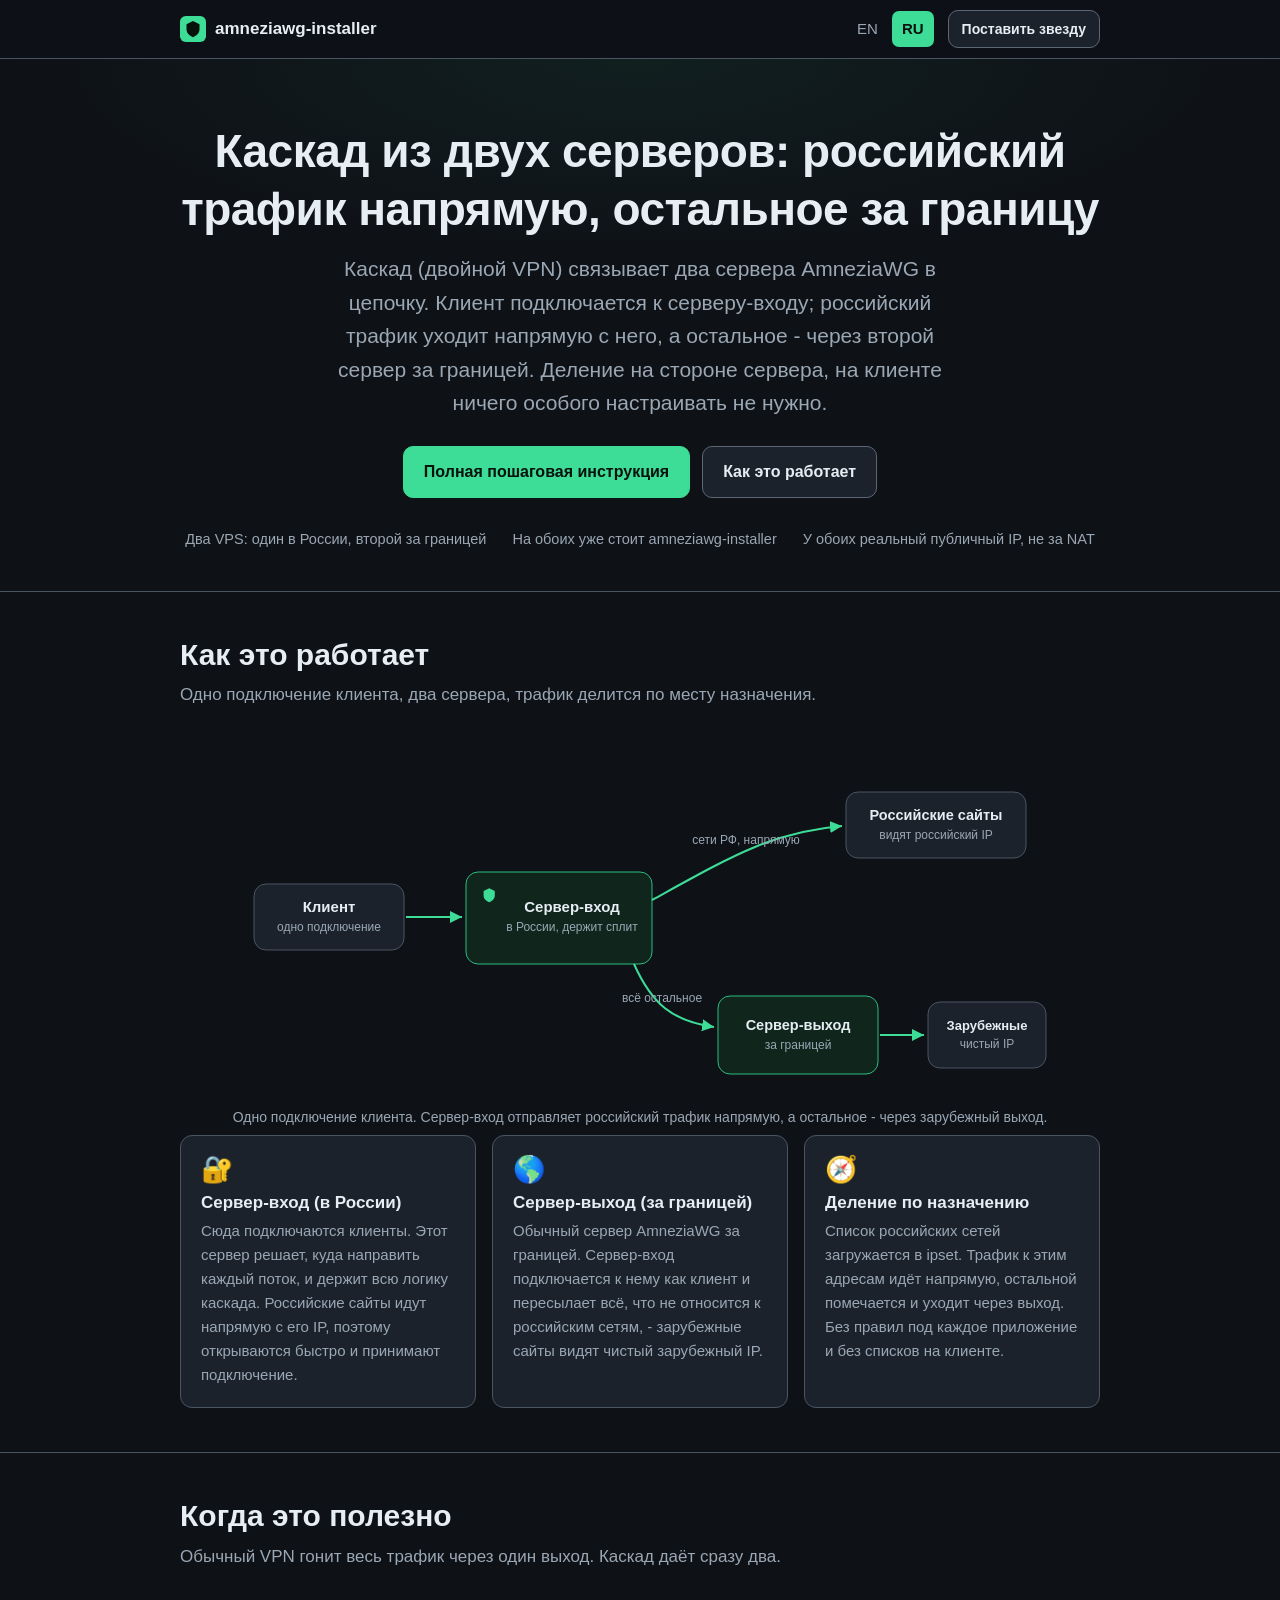
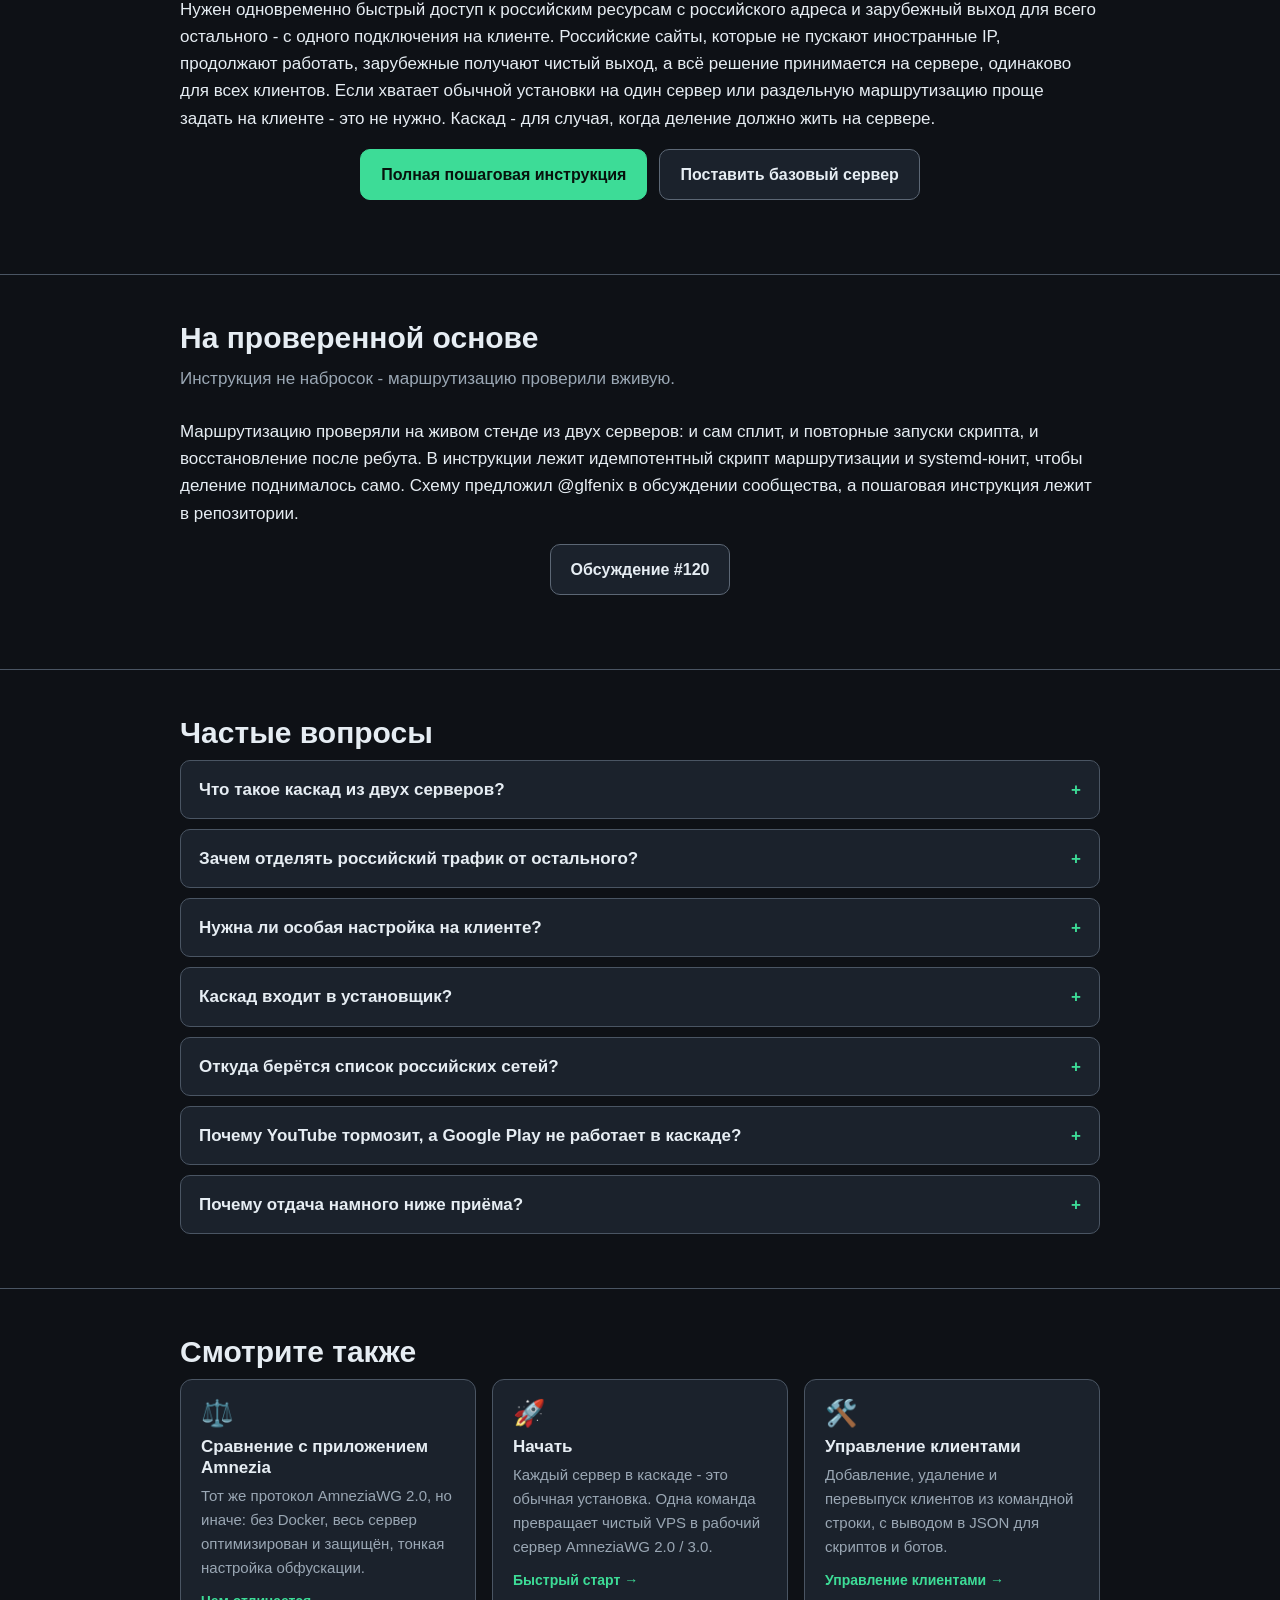
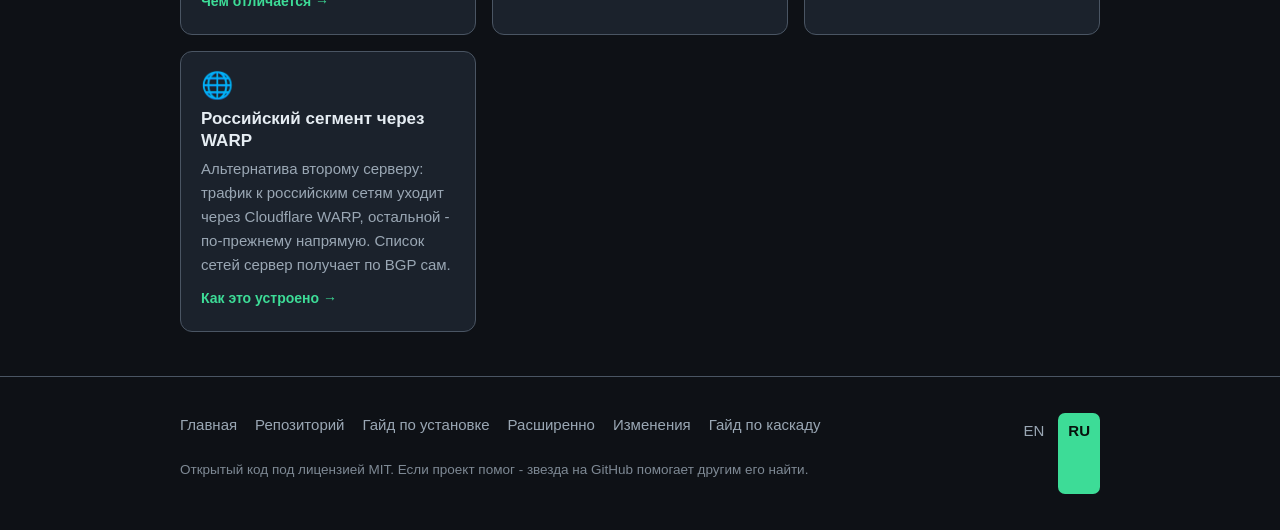
<file: ru/cascade/index.html>
<!DOCTYPE html>
<html lang="ru">
<head>
<meta charset="utf-8">
<meta name="viewport" content="width=device-width, initial-scale=1">
<title>Каскадный VPN из двух серверов: российский трафик напрямую</title>
<meta name="description" content="Каскадный VPN из двух серверов (двойной VPN) на AmneziaWG: российские сайты открываются с российского IP, остальное уходит через зарубежный выход. Нужны два VPS.">
<link rel="canonical" href="https://bivlked.github.io/amneziawg-installer/ru/cascade/">
<link rel="alternate" hreflang="en" href="https://bivlked.github.io/amneziawg-installer/cascade/">
<link rel="alternate" hreflang="ru" href="https://bivlked.github.io/amneziawg-installer/ru/cascade/">
<link rel="alternate" hreflang="x-default" href="https://bivlked.github.io/amneziawg-installer/cascade/">
<meta property="og:type" content="article">
<meta property="og:title" content="Каскад из двух серверов: российский трафик напрямую, остальное за границу">
<meta property="og:description" content="Каскад (двойной VPN) на AmneziaWG с раздельной маршрутизацией на сервере: российский трафик напрямую, остальное через зарубежный выход.">
<meta property="og:url" content="https://bivlked.github.io/amneziawg-installer/ru/cascade/">
<meta property="og:site_name" content="amneziawg-installer">
<meta property="og:image" content="https://bivlked.github.io/amneziawg-installer/assets/og-cascade-ru.png">
<meta property="og:image:width" content="1200">
<meta property="og:image:height" content="630">
<meta property="og:image:alt" content="Каскад из двух серверов AmneziaWG: российский трафик напрямую, остальное за границу">
<meta property="og:locale" content="ru_RU">
<meta property="og:locale:alternate" content="en_US">
<meta name="twitter:card" content="summary_large_image">
<meta name="twitter:image" content="https://bivlked.github.io/amneziawg-installer/assets/og-cascade-ru.png">
<meta name="twitter:title" content="Каскад из двух серверов: российский трафик напрямую, остальное за границу">
<meta name="twitter:description" content="Каскад (двойной VPN) на AmneziaWG с раздельной маршрутизацией на сервере.">
<meta name="theme-color" content="#0e1116">
<meta name="color-scheme" content="dark">
<link rel="icon" href="../../assets/favicon.svg" type="image/svg+xml">
<link rel="apple-touch-icon" href="../../assets/apple-touch-icon.png">
<link rel="stylesheet" href="../../assets/style.css">
<script type="application/ld+json">
{
  "@context": "https://schema.org",
  "@type": "FAQPage",
  "mainEntity": [
    { "@type": "Question", "name": "Что такое каскад из двух серверов?", "acceptedAnswer": { "@type": "Answer", "text": "Это два сервера, соединённые в цепочку (иногда называют двойным VPN). Клиент подключается к серверу-входу, а тот пересылает часть трафика через второй сервер-выход. Здесь деление идёт по месту назначения: российские сети уходят напрямую с сервера-входа, остальное - через зарубежный выход." } },
    { "@type": "Question", "name": "Зачем отделять российский трафик от остального?", "acceptedAnswer": { "@type": "Answer", "text": "Чтобы российские сайты открывались с российского IP без крюка через заграницу и без отказа иностранным адресам, а зарубежные сайты шли через чистый зарубежный выход. И то и другое - с одного подключения на клиенте." } },
    { "@type": "Question", "name": "Нужна ли особая настройка на клиенте?", "acceptedAnswer": { "@type": "Answer", "text": "Нет. Деление целиком на сервере-входе. Клиенты добавляются как обычно и не требуют особой настройки - они просто подключаются к серверу-входу." } },
    { "@type": "Question", "name": "Каскад входит в установщик?", "acceptedAnswer": { "@type": "Answer", "text": "Нет. Каскад из нескольких серверов - это отдельная ручная настройка поверх двух обычных установок amneziawg-installer. Есть пошаговая инструкция с проверенным скриптом маршрутизации и systemd-юнитом для автозапуска после перезагрузки." } },
    { "@type": "Question", "name": "Откуда берётся список российских сетей?", "acceptedAnswer": { "@type": "Answer", "text": "Из агрегированной зоны российских IP (ipdeny), загружается в ipset. Трафик к этим сетям идёт напрямую, остальное помечается и уходит через зарубежный выход. Список периодически обновляется." } },
    { "@type": "Question", "name": "Почему YouTube тормозит, а Google Play не работает в каскаде?", "acceptedAnswer": { "@type": "Answer", "text": "Часть узлов Google и YouTube (их кэши и CDN) размещена на российских IP и попадает в список российских сетей, поэтому соединение с ними уходит напрямую через сервер-вход, и Google видит российский адрес. Подмена DNS надёжно не помогает: сети Google во многом общие. Чтобы Google и YouTube всегда шли через зарубежный выход, их сети (не только AS15169 - кэш-узлы GGC часто лежат в сетях провайдеров) нужно пометить до правила RETURN или исключить из списка российских сетей." } },
    { "@type": "Question", "name": "Почему отдача намного ниже приёма?", "acceptedAnswer": { "@type": "Answer", "text": "Если приём идёт нормально, а отдача почти в ноль, дело обычно не в MTU (он режет сегменты в обе стороны, тогда страдал бы и приём) и не в процессоре (он бы просадил обе стороны разом). Живой приём доказывает, что сервер-вход отдаёт клиенту на скорости; узкое место - плечо от сервера-входа к серверу-выходу, по которому уходит отдача наружу. Кандидаты: шейпинг исходящего у хостера входа, кривой пиринг до сети выхода или входной лимит на самом выходе. Замерьте это плечо напрямую: на сервере-выходе запустите iperf3 -s, со входа - iperf3 -c IP-выхода для отдачи и iperf3 -c IP-выхода -R для приёма. Низкая первая цифра при нормальной второй подтверждает, что душит участок между серверами, а не сами серверы." } }
  ]
}
</script>
<script type="application/ld+json">
{
  "@context": "https://schema.org",
  "@type": "BreadcrumbList",
  "itemListElement": [
    { "@type": "ListItem", "position": 1, "name": "amneziawg-installer", "item": "https://bivlked.github.io/amneziawg-installer/ru/" },
    { "@type": "ListItem", "position": 2, "name": "Каскад из двух серверов с раздельной маршрутизацией", "item": "https://bivlked.github.io/amneziawg-installer/ru/cascade/" }
  ]
}
</script>
<script type="application/ld+json">
{
  "@context": "https://schema.org",
  "@type": "TechArticle",
  "headline": "Каскад из двух серверов: российский трафик напрямую, остальное за границу",
  "description": "Каскад из двух серверов (двойной VPN) на AmneziaWG с раздельной маршрутизацией на сервере: российский трафик уходит напрямую с российского IP, остальное - через зарубежный выход.",
  "inLanguage": "ru",
  "image": "https://bivlked.github.io/amneziawg-installer/assets/og-cascade-ru.png",
  "datePublished": "2026-06-15",
  "dateModified": "2026-07-26",
  "author": { "@type": "Person", "name": "bivlked" },
  "publisher": { "@type": "Organization", "name": "amneziawg-installer", "logo": { "@type": "ImageObject", "url": "https://bivlked.github.io/amneziawg-installer/assets/apple-touch-icon.png" } },
  "mainEntityOfPage": "https://bivlked.github.io/amneziawg-installer/ru/cascade/",
  "isPartOf": "https://bivlked.github.io/amneziawg-installer/ru/"
}
</script>
</head>
<body>
<a class="skip-link" href="#main">К содержимому</a>

<header class="site-header">
  <div class="wrap">
    <a class="brand" href="/amneziawg-installer/ru/">
      <svg class="logo" viewBox="0 0 32 32" aria-hidden="true"><rect width="32" height="32" rx="7" fill="#3ddc97"/><path d="M16 6l8 4v6c0 5-3.4 8.2-8 10-4.6-1.8-8-5-8-10v-6l8-4z" fill="#07120c"/></svg>
      amneziawg-installer
    </a>
    <nav class="nav-right" aria-label="Навигация по сайту">
      <span class="lang-switch"><a aria-label="English" href="/amneziawg-installer/cascade/">EN</a><a class="active" aria-current="page" aria-label="Русский" href="/amneziawg-installer/ru/cascade/">RU</a></span>
      <a class="btn btn-sm" href="https://github.com/bivlked/amneziawg-installer">Поставить звезду</a>
    </nav>
  </div>
</header>

<main id="main">

<section class="hero">
  <div class="wrap">
    <h1>Каскад из двух серверов: российский трафик напрямую, остальное за границу</h1>
    <p class="lede">Каскад (двойной VPN) связывает два сервера AmneziaWG в цепочку. Клиент подключается к серверу-входу; российский трафик уходит напрямую с него, а остальное - через второй сервер за границей. Деление на стороне сервера, на клиенте ничего особого настраивать не нужно.</p>
    <div class="cta-row">
      <a class="btn btn-primary" href="https://github.com/bivlked/amneziawg-installer/blob/main/CASCADE.md">Полная пошаговая инструкция</a>
      <a class="btn" href="#how">Как это работает</a>
    </div>
    <div class="trust">
      <span>Два VPS: один в России, второй за границей</span>
      <span>На обоих уже стоит amneziawg-installer</span>
      <span>У обоих реальный публичный IP, не за NAT</span>
    </div>
  </div>
</section>

<section id="how">
  <div class="wrap">
    <h2>Как это работает</h2>
    <p class="sub">Одно подключение клиента, два сервера, трафик делится по месту назначения.</p>
    <figure class="diagram">
      <svg viewBox="0 0 820 360" xmlns="http://www.w3.org/2000/svg" role="img" aria-label="Схема движения трафика: клиент одним подключением заходит на сервер-вход в России; российские сети уходят напрямую и видны с российского IP, а всё остальное идёт через зарубежный сервер-выход и видно с зарубежного IP." font-family="-apple-system, BlinkMacSystemFont, 'Segoe UI', Roboto, sans-serif">
        <defs><marker id="cad" markerWidth="9" markerHeight="9" refX="6" refY="3" orient="auto"><path d="M0 0l6 3-6 3z" fill="#3ddc97"/></marker></defs>
        <rect x="24" y="150" width="150" height="66" rx="12" fill="#1b222c" stroke="#4a5563"/>
        <text x="99" y="178" text-anchor="middle" font-size="15" font-weight="600" fill="#e6edf3">Клиент</text>
        <text x="99" y="197" text-anchor="middle" font-size="12" fill="#9aa7b4">одно подключение</text>
        <line x1="176" y1="183" x2="232" y2="183" stroke="#3ddc97" stroke-width="2" marker-end="url(#cad)"/>
        <rect x="236" y="138" width="186" height="92" rx="12" fill="#10261c" stroke="#2bbd80"/>
        <g transform="translate(248 150) scale(0.7)"><path d="M16 6l8 4v6c0 5-3.4 8.2-8 10-4.6-1.8-8-5-8-10v-6l8-4z" fill="#3ddc97"/></g>
        <text x="342" y="178" text-anchor="middle" font-size="15" font-weight="600" fill="#e6edf3">Сервер-вход</text>
        <text x="342" y="197" text-anchor="middle" font-size="12" fill="#9aa7b4">в России, держит сплит</text>
        <path d="M422 166 C 502 122, 542 98, 612 92" fill="none" stroke="#3ddc97" stroke-width="2" marker-end="url(#cad)"/>
        <text x="516" y="110" text-anchor="middle" font-size="12" fill="#9aa7b4">сети РФ, напрямую</text>
        <rect x="616" y="58" width="180" height="66" rx="12" fill="#1b222c" stroke="#4a5563"/>
        <text x="706" y="86" text-anchor="middle" font-size="14.5" font-weight="600" fill="#e6edf3">Российские сайты</text>
        <text x="706" y="105" text-anchor="middle" font-size="12" fill="#9aa7b4">видят российский IP</text>
        <path d="M404 230 C 422 270, 442 287, 484 293" fill="none" stroke="#3ddc97" stroke-width="2" marker-end="url(#cad)"/>
        <text x="432" y="268" text-anchor="middle" font-size="12" fill="#9aa7b4">всё остальное</text>
        <rect x="488" y="262" width="160" height="78" rx="12" fill="#10261c" stroke="#2bbd80"/>
        <text x="568" y="296" text-anchor="middle" font-size="14.5" font-weight="600" fill="#e6edf3">Сервер-выход</text>
        <text x="568" y="315" text-anchor="middle" font-size="12" fill="#9aa7b4">за границей</text>
        <line x1="650" y1="301" x2="694" y2="301" stroke="#3ddc97" stroke-width="2" marker-end="url(#cad)"/>
        <rect x="698" y="268" width="118" height="66" rx="12" fill="#1b222c" stroke="#4a5563"/>
        <text x="757" y="296" text-anchor="middle" font-size="13" font-weight="600" fill="#e6edf3">Зарубежные</text>
        <text x="757" y="314" text-anchor="middle" font-size="12" fill="#9aa7b4">чистый IP</text>
      </svg>
      <figcaption>Одно подключение клиента. Сервер-вход отправляет российский трафик напрямую, а остальное - через зарубежный выход.</figcaption>
    </figure>
    <div class="grid">
      <div class="card">
        <div class="ico" aria-hidden="true">&#128272;</div>
        <h3>Сервер-вход (в России)</h3>
        <p>Сюда подключаются клиенты. Этот сервер решает, куда направить каждый поток, и держит всю логику каскада. Российские сайты идут напрямую с его IP, поэтому открываются быстро и принимают подключение.</p>
      </div>
      <div class="card">
        <div class="ico" aria-hidden="true">&#127758;</div>
        <h3>Сервер-выход (за границей)</h3>
        <p>Обычный сервер AmneziaWG за границей. Сервер-вход подключается к нему как клиент и пересылает всё, что не относится к российским сетям, - зарубежные сайты видят чистый зарубежный IP.</p>
      </div>
      <div class="card">
        <div class="ico" aria-hidden="true">&#129517;</div>
        <h3>Деление по назначению</h3>
        <p>Список российских сетей загружается в ipset. Трафик к этим адресам идёт напрямую, остальной помечается и уходит через выход. Без правил под каждое приложение и без списков на клиенте.</p>
      </div>
    </div>
  </div>
</section>

<section id="why">
  <div class="wrap">
    <h2>Когда это полезно</h2>
    <p class="sub">Обычный VPN гонит весь трафик через один выход. Каскад даёт сразу два.</p>
    <p>Нужен одновременно быстрый доступ к российским ресурсам с российского адреса и зарубежный выход для всего остального - с одного подключения на клиенте. Российские сайты, которые не пускают иностранные IP, продолжают работать, зарубежные получают чистый выход, а всё решение принимается на сервере, одинаково для всех клиентов. Если хватает обычной установки на один сервер или раздельную маршрутизацию проще задать на клиенте - это не нужно. Каскад - для случая, когда деление должно жить на сервере.</p>
    <div class="cta-row">
      <a class="btn btn-primary" href="https://github.com/bivlked/amneziawg-installer/blob/main/CASCADE.md">Полная пошаговая инструкция</a>
      <a class="btn" href="/amneziawg-installer/ru/#quick-start">Поставить базовый сервер</a>
    </div>
  </div>
</section>

<section id="trust">
  <div class="wrap">
    <h2>На проверенной основе</h2>
    <p class="sub">Инструкция не набросок - маршрутизацию проверили вживую.</p>
    <p>Маршрутизацию проверяли на живом стенде из двух серверов: и сам сплит, и повторные запуски скрипта, и восстановление после ребута. В инструкции лежит идемпотентный скрипт маршрутизации и systemd-юнит, чтобы деление поднималось само. Схему предложил @glfenix в обсуждении сообщества, а пошаговая инструкция лежит в репозитории.</p>
    <div class="cta-row">
      <a class="btn" href="https://github.com/bivlked/amneziawg-installer/discussions/120">Обсуждение #120</a>
    </div>
  </div>
</section>

<section id="faq">
  <div class="wrap">
    <h2>Частые вопросы</h2>
    <div class="faq">
      <details><summary>Что такое каскад из двух серверов?</summary><div class="answer">Это два сервера, соединённые в цепочку (иногда называют двойным VPN). Клиент подключается к серверу-входу, а тот пересылает часть трафика через второй сервер-выход. Здесь деление идёт по месту назначения: российские сети уходят напрямую с сервера-входа, остальное - через зарубежный выход.</div></details>
      <details><summary>Зачем отделять российский трафик от остального?</summary><div class="answer">Чтобы российские сайты открывались с российского IP без крюка через заграницу и без отказа иностранным адресам, а зарубежные сайты шли через чистый зарубежный выход. И то и другое - с одного подключения на клиенте.</div></details>
      <details><summary>Нужна ли особая настройка на клиенте?</summary><div class="answer">Нет. Деление целиком на сервере-входе. Клиенты добавляются как обычно и не требуют особой настройки - они просто подключаются к серверу-входу.</div></details>
      <details><summary>Каскад входит в установщик?</summary><div class="answer">Нет. Каскад из нескольких серверов - это отдельная ручная настройка поверх двух обычных установок amneziawg-installer. Есть пошаговая инструкция с проверенным скриптом маршрутизации и systemd-юнитом для автозапуска после перезагрузки.</div></details>
      <details><summary>Откуда берётся список российских сетей?</summary><div class="answer">Из агрегированной зоны российских IP (ipdeny), загружается в ipset. Трафик к этим сетям идёт напрямую, остальное помечается и уходит через зарубежный выход. Список периодически обновляется.</div></details>
      <details><summary>Почему YouTube тормозит, а Google Play не работает в каскаде?</summary><div class="answer">Часть узлов Google и YouTube (их кэши и CDN) размещена на российских IP и попадает в список российских сетей, поэтому соединение с ними уходит напрямую через сервер-вход, и Google видит российский адрес. Подмена DNS надёжно не помогает: сети Google во многом общие. Чтобы Google и YouTube всегда шли через зарубежный выход, их сети (не только AS15169 - кэш-узлы GGC часто лежат в сетях провайдеров) нужно пометить до правила RETURN или исключить из списка российских сетей.</div></details>
      <details><summary>Почему отдача намного ниже приёма?</summary><div class="answer">Если приём идёт нормально, а отдача почти в ноль, дело обычно не в MTU (он режет сегменты в обе стороны, тогда страдал бы и приём) и не в процессоре (он бы просадил обе стороны разом). Живой приём доказывает, что сервер-вход отдаёт клиенту на скорости; узкое место - плечо от сервера-входа к серверу-выходу, по которому уходит отдача наружу. Кандидаты: шейпинг исходящего у хостера входа, кривой пиринг до сети выхода или входной лимит на самом выходе. Замерьте это плечо напрямую: на сервере-выходе запустите <code>iperf3 -s</code>, со входа - <code>iperf3 -c IP-выхода</code> для отдачи и <code>iperf3 -c IP-выхода -R</code> для приёма. Низкая первая цифра при нормальной второй подтверждает, что душит участок между серверами, а не сами серверы.</div></details>
    </div>
  </div>
</section>

<section id="related" class="related">
  <div class="wrap">
    <h2>Смотрите также</h2>
    <div class="grid">
      <div class="card">
        <div class="ico" aria-hidden="true">&#9878;&#65039;</div>
        <h3>Сравнение с приложением Amnezia</h3>
        <p>Тот же протокол AmneziaWG 2.0, но иначе: без Docker, весь сервер оптимизирован и защищён, тонкая настройка обфускации.</p>
        <a class="go" href="/amneziawg-installer/ru/compare/">Чем отличается &#8594;</a>
      </div>
      <div class="card">
        <div class="ico" aria-hidden="true">&#128640;</div>
        <h3>Начать</h3>
        <p>Каждый сервер в каскаде - это обычная установка. Одна команда превращает чистый VPS в рабочий сервер AmneziaWG 2.0 / 3.0.</p>
        <a class="go" href="/amneziawg-installer/ru/#quick-start">Быстрый старт &#8594;</a>
      </div>
      <div class="card">
        <div class="ico" aria-hidden="true">&#128736;&#65039;</div>
        <h3>Управление клиентами</h3>
        <p>Добавление, удаление и перевыпуск клиентов из командной строки, с выводом в JSON для скриптов и ботов.</p>
        <a class="go" href="/amneziawg-installer/ru/manage/">Управление клиентами &#8594;</a>
      </div>
      <div class="card">
        <div class="ico" aria-hidden="true">&#127760;</div>
        <h3>Российский сегмент через WARP</h3>
        <p>Альтернатива второму серверу: трафик к российским сетям уходит через Cloudflare WARP, остальной - по-прежнему напрямую. Список сетей сервер получает по BGP сам.</p>
        <a class="go" href="/amneziawg-installer/ru/warp-ru/">Как это устроено &#8594;</a>
      </div>
    </div>
  </div>
</section>

</main>

<footer class="site-footer">
  <div class="wrap">
    <div class="cols">
      <div>
        <div class="foot-links">
          <a href="/amneziawg-installer/ru/">Главная</a>
          <a href="https://github.com/bivlked/amneziawg-installer">Репозиторий</a>
          <a href="https://github.com/bivlked/amneziawg-installer/blob/main/INSTALL_VPS.md">Гайд по установке</a>
          <a href="https://github.com/bivlked/amneziawg-installer/blob/main/ADVANCED.md">Расширенно</a>
          <a href="https://github.com/bivlked/amneziawg-installer/blob/main/CHANGELOG.md">Изменения</a>
          <a href="https://github.com/bivlked/amneziawg-installer/blob/main/CASCADE.md">Гайд по каскаду</a>
        </div>
        <p class="note">Открытый код под лицензией MIT. Если проект помог - звезда на GitHub помогает другим его найти.</p>
      </div>
      <div class="lang-switch"><a aria-label="English" href="/amneziawg-installer/cascade/">EN</a> <a class="active" aria-current="page" aria-label="Русский" href="/amneziawg-installer/ru/cascade/">RU</a></div>
    </div>
  </div>
</footer>

</body>
</html>
</file>
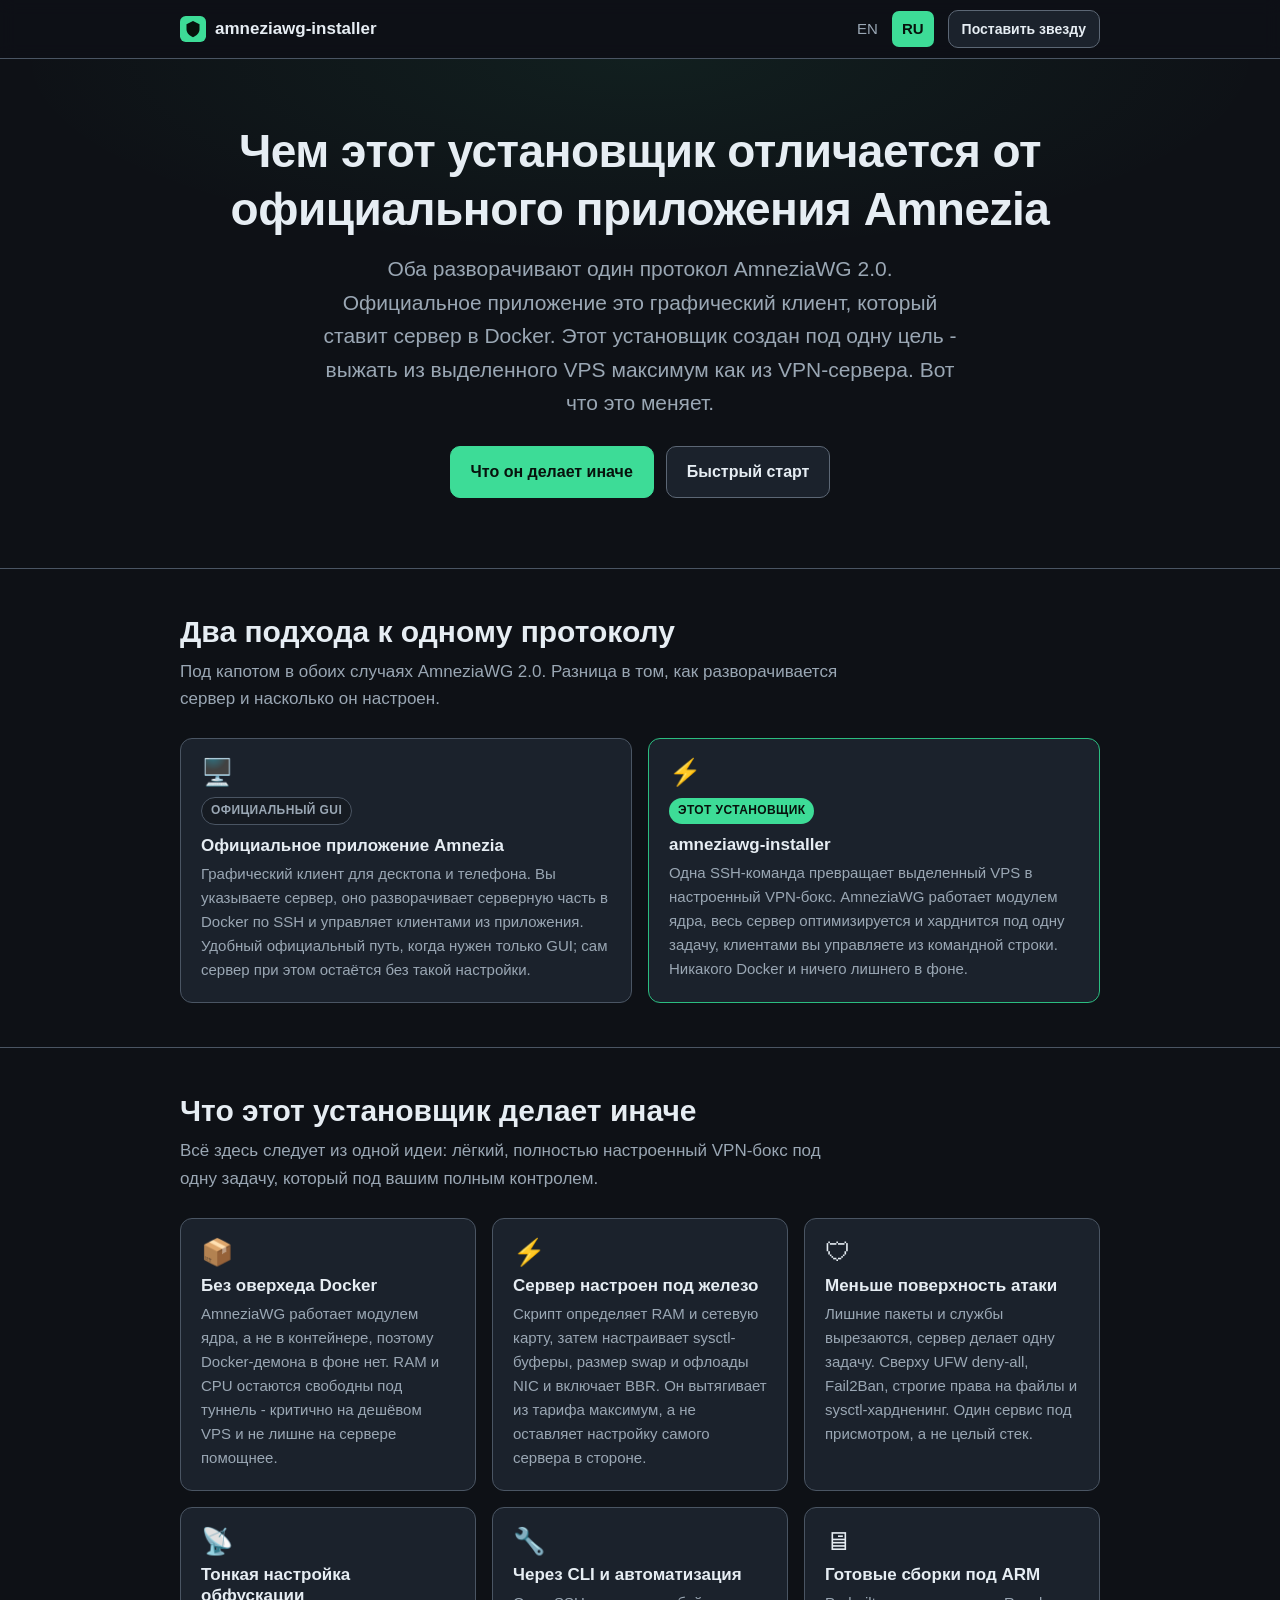
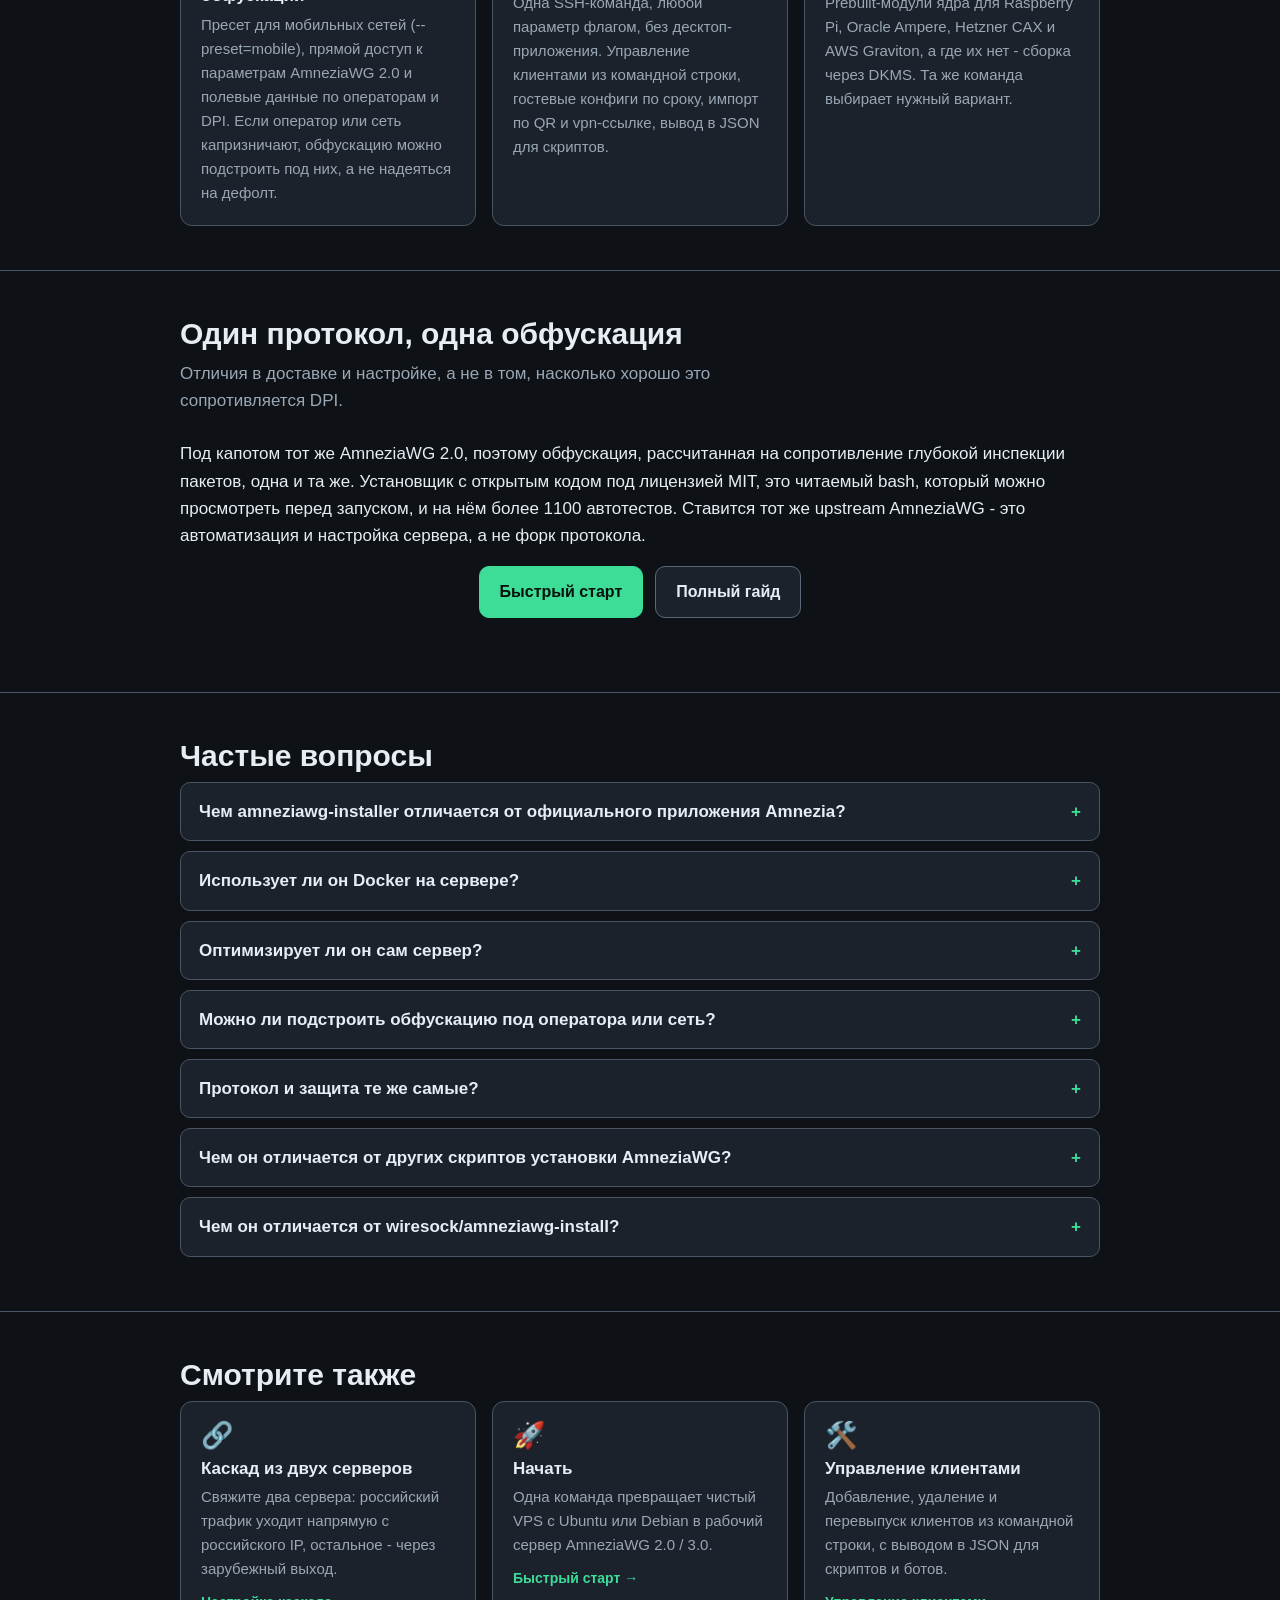
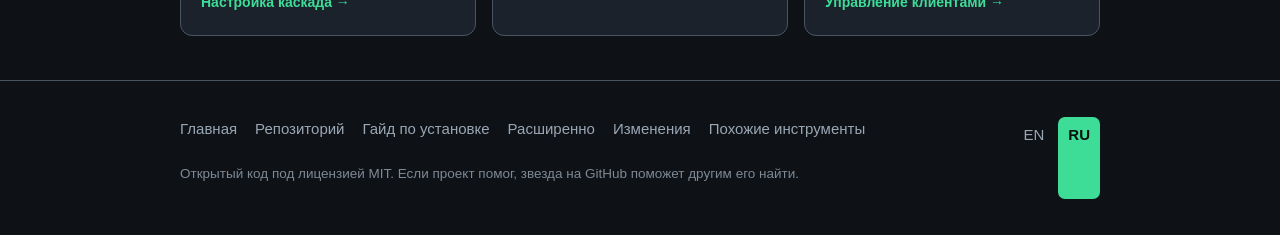
<file: ru/compare/index.html>
<!DOCTYPE html>
<html lang="ru">
<head>
<meta charset="utf-8">
<meta name="viewport" content="width=device-width, initial-scale=1">
<title>Чем amneziawg-installer отличается от приложения Amnezia</title>
<meta name="description" content="Приложение Amnezia и этот установщик используют один протокол AmneziaWG 2.0. Различия в другом: как разворачивается сервер, кто его настраивает и что вы можете подкрутить в обфускации.">
<link rel="canonical" href="https://bivlked.github.io/amneziawg-installer/ru/compare/">
<link rel="alternate" hreflang="en" href="https://bivlked.github.io/amneziawg-installer/compare/">
<link rel="alternate" hreflang="ru" href="https://bivlked.github.io/amneziawg-installer/ru/compare/">
<link rel="alternate" hreflang="x-default" href="https://bivlked.github.io/amneziawg-installer/compare/">
<meta property="og:type" content="article">
<meta property="og:title" content="Чем amneziawg-installer отличается от официального приложения Amnezia">
<meta property="og:description" content="Тот же протокол AmneziaWG 2.0, но без оверхеда Docker, с оптимизацией и защитой всего сервера и тонкой настройкой обфускации.">
<meta property="og:url" content="https://bivlked.github.io/amneziawg-installer/ru/compare/">
<meta property="og:site_name" content="amneziawg-installer">
<meta property="og:image" content="https://bivlked.github.io/amneziawg-installer/assets/og-compare-ru.png">
<meta property="og:image:width" content="1200">
<meta property="og:image:height" content="630">
<meta property="og:image:alt" content="amneziawg-installer и официальное приложение Amnezia">
<meta property="og:locale" content="ru_RU">
<meta property="og:locale:alternate" content="en_US">
<meta name="twitter:card" content="summary_large_image">
<meta name="twitter:image" content="https://bivlked.github.io/amneziawg-installer/assets/og-compare-ru.png">
<meta name="twitter:title" content="Чем amneziawg-installer отличается от официального приложения Amnezia">
<meta name="twitter:description" content="Тот же протокол AmneziaWG 2.0, но без оверхеда Docker и с оптимизацией всего сервера.">
<meta name="theme-color" content="#0e1116">
<meta name="color-scheme" content="dark">
<link rel="icon" href="../../assets/favicon.svg" type="image/svg+xml">
<link rel="apple-touch-icon" href="../../assets/apple-touch-icon.png">
<link rel="stylesheet" href="../../assets/style.css">
<script type="application/ld+json">
{
  "@context": "https://schema.org",
  "@type": "FAQPage",
  "mainEntity": [
    { "@type": "Question", "name": "Чем amneziawg-installer отличается от официального приложения Amnezia?", "acceptedAnswer": { "@type": "Answer", "text": "Оба работают на одном протоколе AmneziaWG 2.0. Официальное приложение это GUI, который разворачивает серверную часть в Docker по SSH. Этот установщик обходится без Docker и ставит AmneziaWG модулем ядра, а затем оптимизирует и харднит весь сервер под одну задачу - меньше оверхеда, меньше поверхность атаки и тонкая настройка обфускации." } },
    { "@type": "Question", "name": "Использует ли он Docker на сервере?", "acceptedAnswer": { "@type": "Answer", "text": "Нет. AmneziaWG ставится модулем ядра через DKMS, поэтому в фоне не работает ни Docker-демон, ни стек контейнеров. Это держит расход RAM и CPU низким - что особенно важно на дешёвом VPS, но полезно на любом сервере." } },
    { "@type": "Question", "name": "Оптимизирует ли он сам сервер?", "acceptedAnswer": { "@type": "Answer", "text": "Да. Скрипт определяет RAM и сетевую карту, затем настраивает sysctl-буферы, размер swap и офлоады NIC и включает BBR. Ещё он вырезает лишние пакеты и службы, чтобы сервер делал одну задачу. Официальное приложение разворачивает контейнеры и сам сервер не оптимизирует и не настраивает." } },
    { "@type": "Question", "name": "Можно ли подстроить обфускацию под оператора или сеть?", "acceptedAnswer": { "@type": "Answer", "text": "Да. Есть пресет для мобильных сетей, прямой доступ к параметрам AmneziaWG 2.0 и полевые данные по поведению DPI, так что обфускацию можно подстроить под конкретного оператора или сеть." } },
    { "@type": "Question", "name": "Протокол и защита те же самые?", "acceptedAnswer": { "@type": "Answer", "text": "Да. Под капотом тот же AmneziaWG 2.0, поэтому обфускация против DPI одна и та же. Установщик с открытым кодом под лицензией MIT, это читаемый bash, который можно просмотреть перед запуском, и на нём более 1100 автотестов. Ставится тот же upstream AmneziaWG - это автоматизация и настройка сервера, а не форк протокола." } },
    { "@type": "Question", "name": "Чем он отличается от других скриптов установки AmneziaWG?", "acceptedAnswer": { "@type": "Answer", "text": "amneziawg-installer делает упор на полностью настроенный VPS под одну задачу: более глубокая оптимизация и защита сервера, тюнинг обфускации под мобильные сети и DPI, клиенты с истечением срока, полноценные русская и английская версии и без веб-панели по умолчанию. Многие другие скрипты останавливаются на рабочем туннеле или добавляют веб-панель, а этот автоматизирует весь сервер целиком и проверен более чем 1100 автотестами." } }
    ,{ "@type": "Question", "name": "Чем он отличается от wiresock/amneziawg-install?", "acceptedAnswer": { "@type": "Answer", "text": "Оба ставят AmneziaWG 2.0 из bash. wiresock - более широкий стек: опциональная нативная веб-панель и опциональный обфускация-прокси на Rust, который делает трафик похожим на другой протокол (QUIC, DNS, STUN, SIP) для сопротивления активному зондированию; серверная маскировка работает с любым стандартным AmneziaWG-клиентом, а полная двунаправленная маскировка требует WireSock Secure Connect. Этот проект остаётся установщиком под одну задачу: обфускация живёт в самом конфиге AmneziaWG 2.0 (параметры I1-I5/CPS), настроена под типовой мобильный DPI, без отдельного прокси-демона и без платного клиента. Плюс готовые ARM-сборки, клиенты с истечением срока, импорт по vpn://-ссылке одним тапом и полноценные русская и английская версии. Если нужна браузерная панель или устойчивость к активному зондированию через отдельный прокси, подойдёт стек wiresock; если нужен простой VPS-установщик для типового DPI, подойдёт этот проект." } }
  ]
}
</script>
<script type="application/ld+json">
{
  "@context": "https://schema.org",
  "@type": "BreadcrumbList",
  "itemListElement": [
    { "@type": "ListItem", "position": 1, "name": "amneziawg-installer", "item": "https://bivlked.github.io/amneziawg-installer/ru/" },
    { "@type": "ListItem", "position": 2, "name": "Чем отличается от официального приложения Amnezia", "item": "https://bivlked.github.io/amneziawg-installer/ru/compare/" }
  ]
}
</script>
<script type="application/ld+json">
{
  "@context": "https://schema.org",
  "@type": "TechArticle",
  "headline": "Чем amneziawg-installer отличается от официального приложения Amnezia",
  "description": "Чем amneziawg-installer отличается от официального приложения Amnezia: тот же протокол AmneziaWG 2.0, но без Docker, с оптимизацией и защитой всего сервера и тонкой настройкой обфускации.",
  "inLanguage": "ru",
  "image": "https://bivlked.github.io/amneziawg-installer/assets/og-compare-ru.png",
  "datePublished": "2026-06-15",
  "dateModified": "2026-07-26",
  "author": { "@type": "Person", "name": "bivlked" },
  "publisher": { "@type": "Organization", "name": "amneziawg-installer", "logo": { "@type": "ImageObject", "url": "https://bivlked.github.io/amneziawg-installer/assets/apple-touch-icon.png" } },
  "mainEntityOfPage": "https://bivlked.github.io/amneziawg-installer/ru/compare/",
  "isPartOf": "https://bivlked.github.io/amneziawg-installer/ru/"
}
</script>
</head>
<body>
<a class="skip-link" href="#main">К содержимому</a>

<header class="site-header">
  <div class="wrap">
    <a class="brand" href="/amneziawg-installer/ru/">
      <svg class="logo" viewBox="0 0 32 32" aria-hidden="true"><rect width="32" height="32" rx="7" fill="#3ddc97"/><path d="M16 6l8 4v6c0 5-3.4 8.2-8 10-4.6-1.8-8-5-8-10v-6l8-4z" fill="#07120c"/></svg>
      amneziawg-installer
    </a>
    <nav class="nav-right" aria-label="Навигация по сайту">
      <span class="lang-switch"><a aria-label="English" href="/amneziawg-installer/compare/">EN</a><a class="active" aria-current="page" aria-label="Русский" href="/amneziawg-installer/ru/compare/">RU</a></span>
      <a class="btn btn-sm" href="https://github.com/bivlked/amneziawg-installer">Поставить звезду</a>
    </nav>
  </div>
</header>

<main id="main">

<section class="hero">
  <div class="wrap">
    <h1>Чем этот установщик отличается от официального приложения Amnezia</h1>
    <p class="lede">Оба разворачивают один протокол AmneziaWG 2.0. Официальное приложение это графический клиент, который ставит сервер в Docker. Этот установщик создан под одну цель - выжать из выделенного VPS максимум как из VPN-сервера. Вот что это меняет.</p>
    <div class="cta-row">
      <a class="btn btn-primary" href="#different">Что он делает иначе</a>
      <a class="btn" href="/amneziawg-installer/ru/#quick-start">Быстрый старт</a>
    </div>
  </div>
</section>

<section id="approaches">
  <div class="wrap">
    <h2>Два подхода к одному протоколу</h2>
    <p class="sub">Под капотом в обоих случаях AmneziaWG 2.0. Разница в том, как разворачивается сервер и насколько он настроен.</p>
    <div class="grid">
      <div class="card">
        <div class="ico" aria-hidden="true">&#128421;&#65039;</div>
        <span class="tag neutral">Официальный GUI</span>
        <h3>Официальное приложение Amnezia</h3>
        <p>Графический клиент для десктопа и телефона. Вы указываете сервер, оно разворачивает серверную часть в Docker по SSH и управляет клиентами из приложения. Удобный официальный путь, когда нужен только GUI; сам сервер при этом остаётся без такой настройки.</p>
      </div>
      <div class="card lead">
        <div class="ico" aria-hidden="true">&#9889;</div>
        <span class="tag ours">Этот установщик</span>
        <h3>amneziawg-installer</h3>
        <p>Одна SSH-команда превращает выделенный VPS в настроенный VPN-бокс. AmneziaWG работает модулем ядра, весь сервер оптимизируется и харднится под одну задачу, клиентами вы управляете из командной строки. Никакого Docker и ничего лишнего в фоне.</p>
      </div>
    </div>
  </div>
</section>

<section id="different">
  <div class="wrap">
    <h2>Что этот установщик делает иначе</h2>
    <p class="sub">Всё здесь следует из одной идеи: лёгкий, полностью настроенный VPN-бокс под одну задачу, который под вашим полным контролем.</p>
    <div class="grid">
      <div class="card">
        <div class="ico" aria-hidden="true">&#128230;</div>
        <h3>Без оверхеда Docker</h3>
        <p>AmneziaWG работает модулем ядра, а не в контейнере, поэтому Docker-демона в фоне нет. RAM и CPU остаются свободны под туннель - критично на дешёвом VPS и не лишне на сервере помощнее.</p>
      </div>
      <div class="card">
        <div class="ico" aria-hidden="true">&#9889;</div>
        <h3>Сервер настроен под железо</h3>
        <p>Скрипт определяет RAM и сетевую карту, затем настраивает sysctl-буферы, размер swap и офлоады NIC и включает BBR. Он вытягивает из тарифа максимум, а не оставляет настройку самого сервера в стороне.</p>
      </div>
      <div class="card">
        <div class="ico" aria-hidden="true">&#128737;</div>
        <h3>Меньше поверхность атаки</h3>
        <p>Лишние пакеты и службы вырезаются, сервер делает одну задачу. Сверху UFW deny-all, Fail2Ban, строгие права на файлы и sysctl-хардненинг. Один сервис под присмотром, а не целый стек.</p>
      </div>
      <div class="card">
        <div class="ico" aria-hidden="true">&#128225;</div>
        <h3>Тонкая настройка обфускации</h3>
        <p>Пресет для мобильных сетей (--preset=mobile), прямой доступ к параметрам AmneziaWG 2.0 и полевые данные по операторам и DPI. Если оператор или сеть капризничают, обфускацию можно подстроить под них, а не надеяться на дефолт.</p>
      </div>
      <div class="card">
        <div class="ico" aria-hidden="true">&#128295;</div>
        <h3>Через CLI и автоматизация</h3>
        <p>Одна SSH-команда, любой параметр флагом, без десктоп-приложения. Управление клиентами из командной строки, гостевые конфиги по сроку, импорт по QR и vpn-ссылке, вывод в JSON для скриптов.</p>
      </div>
      <div class="card">
        <div class="ico" aria-hidden="true">&#128421;</div>
        <h3>Готовые сборки под ARM</h3>
        <p>Prebuilt-модули ядра для Raspberry Pi, Oracle Ampere, Hetzner CAX и AWS Graviton, а где их нет - сборка через DKMS. Та же команда выбирает нужный вариант.</p>
      </div>
    </div>
  </div>
</section>

<section id="trust">
  <div class="wrap">
    <h2>Один протокол, одна обфускация</h2>
    <p class="sub">Отличия в доставке и настройке, а не в том, насколько хорошо это сопротивляется DPI.</p>
    <p>Под капотом тот же AmneziaWG 2.0, поэтому обфускация, рассчитанная на сопротивление глубокой инспекции пакетов, одна и та же. Установщик с открытым кодом под лицензией MIT, это читаемый bash, который можно просмотреть перед запуском, и на нём более 1100 автотестов. Ставится тот же upstream AmneziaWG - это автоматизация и настройка сервера, а не форк протокола.</p>
    <div class="cta-row">
      <a class="btn btn-primary" href="/amneziawg-installer/ru/#quick-start">Быстрый старт</a>
      <a class="btn" href="https://github.com/bivlked/amneziawg-installer/blob/main/INSTALL_VPS.md">Полный гайд</a>
    </div>
  </div>
</section>

<section id="faq">
  <div class="wrap">
    <h2>Частые вопросы</h2>
    <div class="faq">
      <details><summary>Чем amneziawg-installer отличается от официального приложения Amnezia?</summary><div class="answer">Оба работают на одном протоколе AmneziaWG 2.0. Официальное приложение это GUI, который разворачивает серверную часть в Docker по SSH. Этот установщик обходится без Docker и ставит AmneziaWG модулем ядра, а затем оптимизирует и харднит весь сервер под одну задачу - меньше оверхеда, меньше поверхность атаки и тонкая настройка обфускации.</div></details>
      <details><summary>Использует ли он Docker на сервере?</summary><div class="answer">Нет. AmneziaWG ставится модулем ядра через DKMS, поэтому в фоне не работает ни Docker-демон, ни стек контейнеров. Это держит расход RAM и CPU низким - что особенно важно на дешёвом VPS, но полезно на любом сервере.</div></details>
      <details><summary>Оптимизирует ли он сам сервер?</summary><div class="answer">Да. Скрипт определяет RAM и сетевую карту, затем настраивает sysctl-буферы, размер swap и офлоады NIC и включает BBR. Ещё он вырезает лишние пакеты и службы, чтобы сервер делал одну задачу. Официальное приложение разворачивает контейнеры и сам сервер не оптимизирует и не настраивает.</div></details>
      <details><summary>Можно ли подстроить обфускацию под оператора или сеть?</summary><div class="answer">Да. Есть пресет для мобильных сетей, прямой доступ к параметрам AmneziaWG 2.0 и полевые данные по поведению DPI, так что обфускацию можно подстроить под конкретного оператора или сеть.</div></details>
      <details><summary>Протокол и защита те же самые?</summary><div class="answer">Да. Под капотом тот же AmneziaWG 2.0, поэтому обфускация против DPI одна и та же. Установщик с открытым кодом под лицензией MIT, читаемый bash, который можно просмотреть перед запуском, и на нём более 1100 автотестов. Ставится тот же upstream AmneziaWG - автоматизация и настройка сервера, а не форк протокола.</div></details>
      <details><summary>Чем он отличается от других скриптов установки AmneziaWG?</summary><div class="answer">amneziawg-installer делает упор на полностью настроенный VPS под одну задачу: более глубокая оптимизация и защита сервера, тюнинг обфускации под мобильные сети и DPI, клиенты с истечением срока, полноценные русская и английская версии и без веб-панели по умолчанию. Многие другие скрипты останавливаются на рабочем туннеле или добавляют веб-панель, а этот автоматизирует весь сервер целиком и проверен более чем 1100 автотестами.</div></details>
      <details><summary>Чем он отличается от wiresock/amneziawg-install?</summary><div class="answer">Оба ставят AmneziaWG 2.0 из bash. wiresock - более широкий стек: опциональная нативная веб-панель и опциональный обфускация-прокси на Rust, который делает трафик похожим на другой протокол (QUIC, DNS, STUN, SIP) для сопротивления активному зондированию; серверная маскировка работает с любым стандартным AmneziaWG-клиентом, а полная двунаправленная маскировка требует WireSock Secure Connect. Этот проект остаётся установщиком под одну задачу: обфускация живёт в самом конфиге AmneziaWG 2.0 (параметры I1-I5/CPS), настроена под типовой мобильный DPI, без отдельного прокси-демона и без платного клиента. Плюс готовые ARM-сборки, клиенты с истечением срока, импорт по vpn://-ссылке одним тапом и полноценные русская и английская версии. Если нужна браузерная панель или устойчивость к активному зондированию через отдельный прокси, подойдёт стек wiresock; если нужен простой VPS-установщик для типового DPI, подойдёт этот проект.</div></details>
    </div>
  </div>
</section>

<section id="related" class="related">
  <div class="wrap">
    <h2>Смотрите также</h2>
    <div class="grid">
      <div class="card">
        <div class="ico" aria-hidden="true">&#128279;</div>
        <h3>Каскад из двух серверов</h3>
        <p>Свяжите два сервера: российский трафик уходит напрямую с российского IP, остальное - через зарубежный выход.</p>
        <a class="go" href="/amneziawg-installer/ru/cascade/">Настройка каскада &#8594;</a>
      </div>
      <div class="card">
        <div class="ico" aria-hidden="true">&#128640;</div>
        <h3>Начать</h3>
        <p>Одна команда превращает чистый VPS с Ubuntu или Debian в рабочий сервер AmneziaWG 2.0 / 3.0.</p>
        <a class="go" href="/amneziawg-installer/ru/#quick-start">Быстрый старт &#8594;</a>
      </div>
      <div class="card">
        <div class="ico" aria-hidden="true">&#128736;&#65039;</div>
        <h3>Управление клиентами</h3>
        <p>Добавление, удаление и перевыпуск клиентов из командной строки, с выводом в JSON для скриптов и ботов.</p>
        <a class="go" href="/amneziawg-installer/ru/manage/">Управление клиентами &#8594;</a>
      </div>
    </div>
  </div>
</section>

</main>

<footer class="site-footer">
  <div class="wrap">
    <div class="cols">
      <div>
        <div class="foot-links">
          <a href="/amneziawg-installer/ru/">Главная</a>
          <a href="https://github.com/bivlked/amneziawg-installer">Репозиторий</a>
          <a href="https://github.com/bivlked/amneziawg-installer/blob/main/INSTALL_VPS.md">Гайд по установке</a>
          <a href="https://github.com/bivlked/amneziawg-installer/blob/main/ADVANCED.md">Расширенно</a>
          <a href="https://github.com/bivlked/amneziawg-installer/blob/main/CHANGELOG.md">Изменения</a>
          <a href="https://github.com/bivlked/amneziawg-installer#similar-tools">Похожие инструменты</a>
        </div>
        <p class="note">Открытый код под лицензией MIT. Если проект помог, звезда на GitHub поможет другим его найти.</p>
      </div>
      <div class="lang-switch"><a aria-label="English" href="/amneziawg-installer/compare/">EN</a> <a class="active" aria-current="page" aria-label="Русский" href="/amneziawg-installer/ru/compare/">RU</a></div>
    </div>
  </div>
</footer>

</body>
</html>
</file>
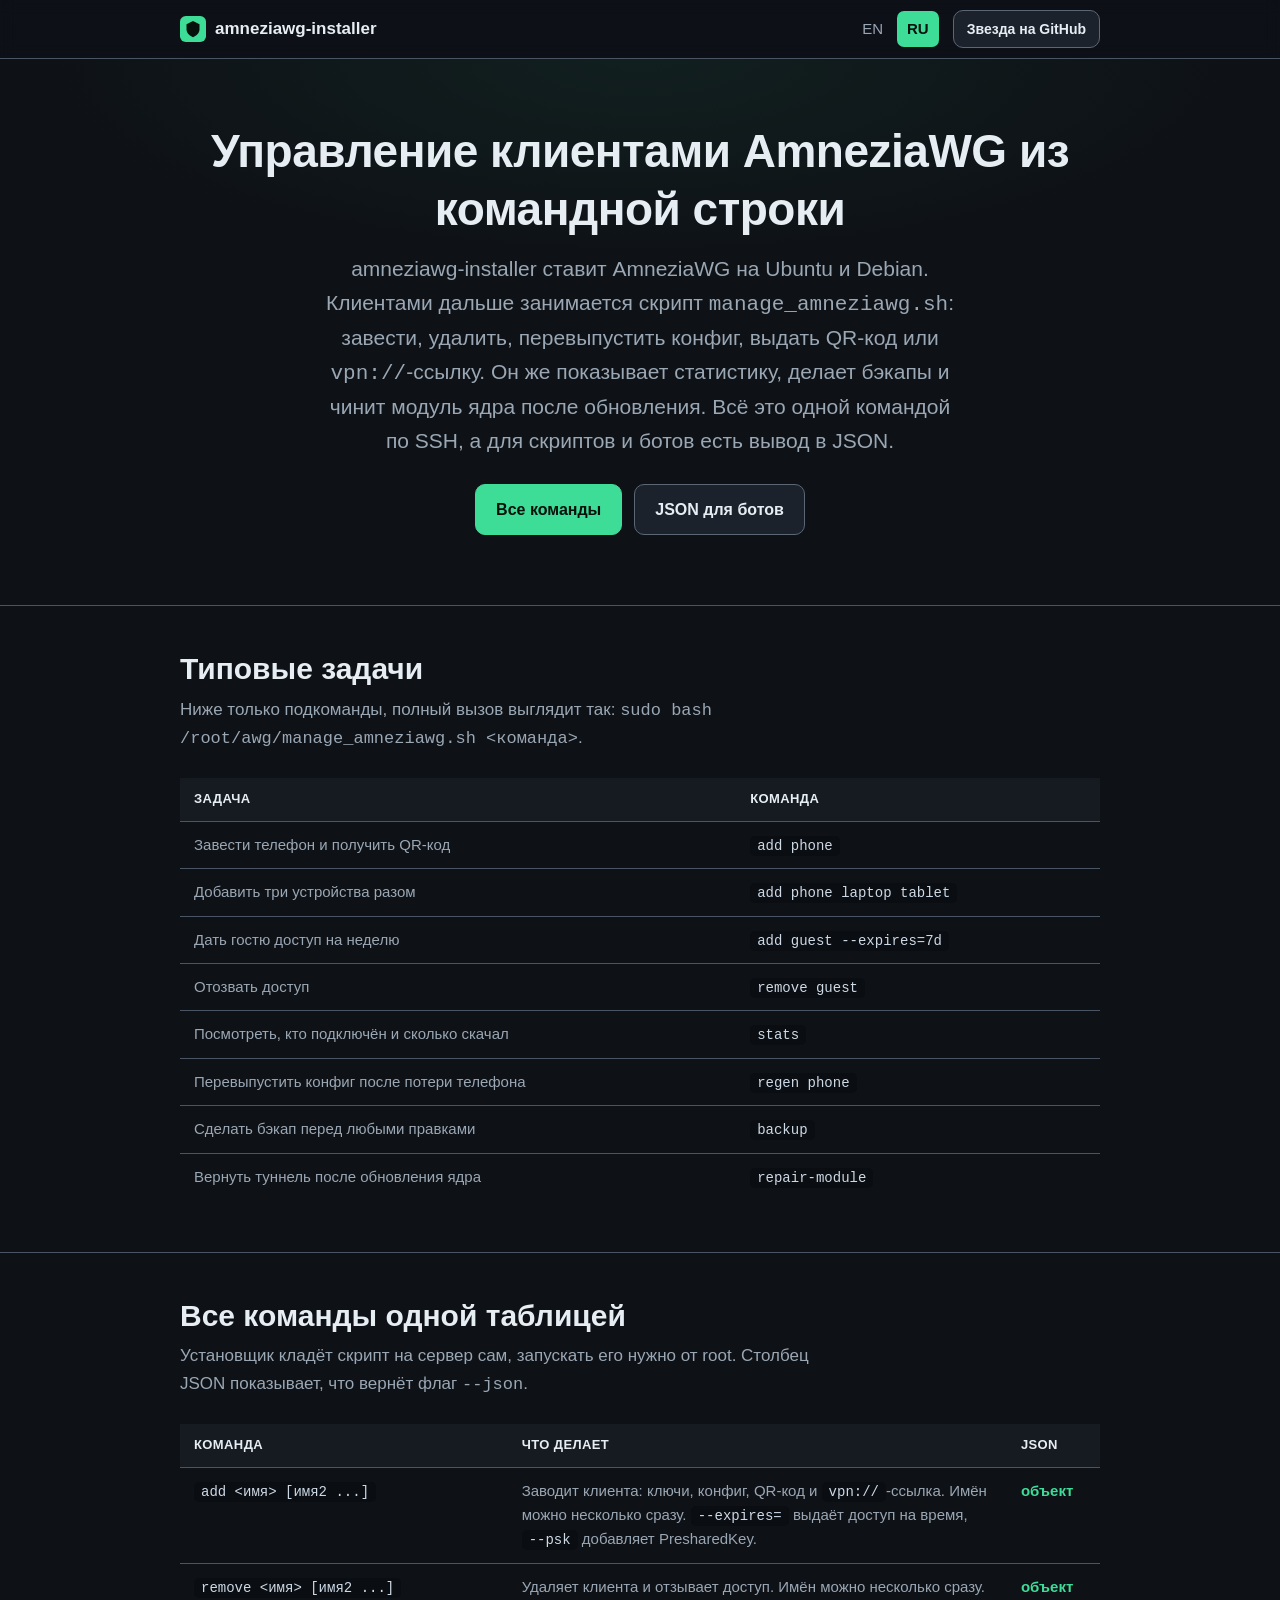
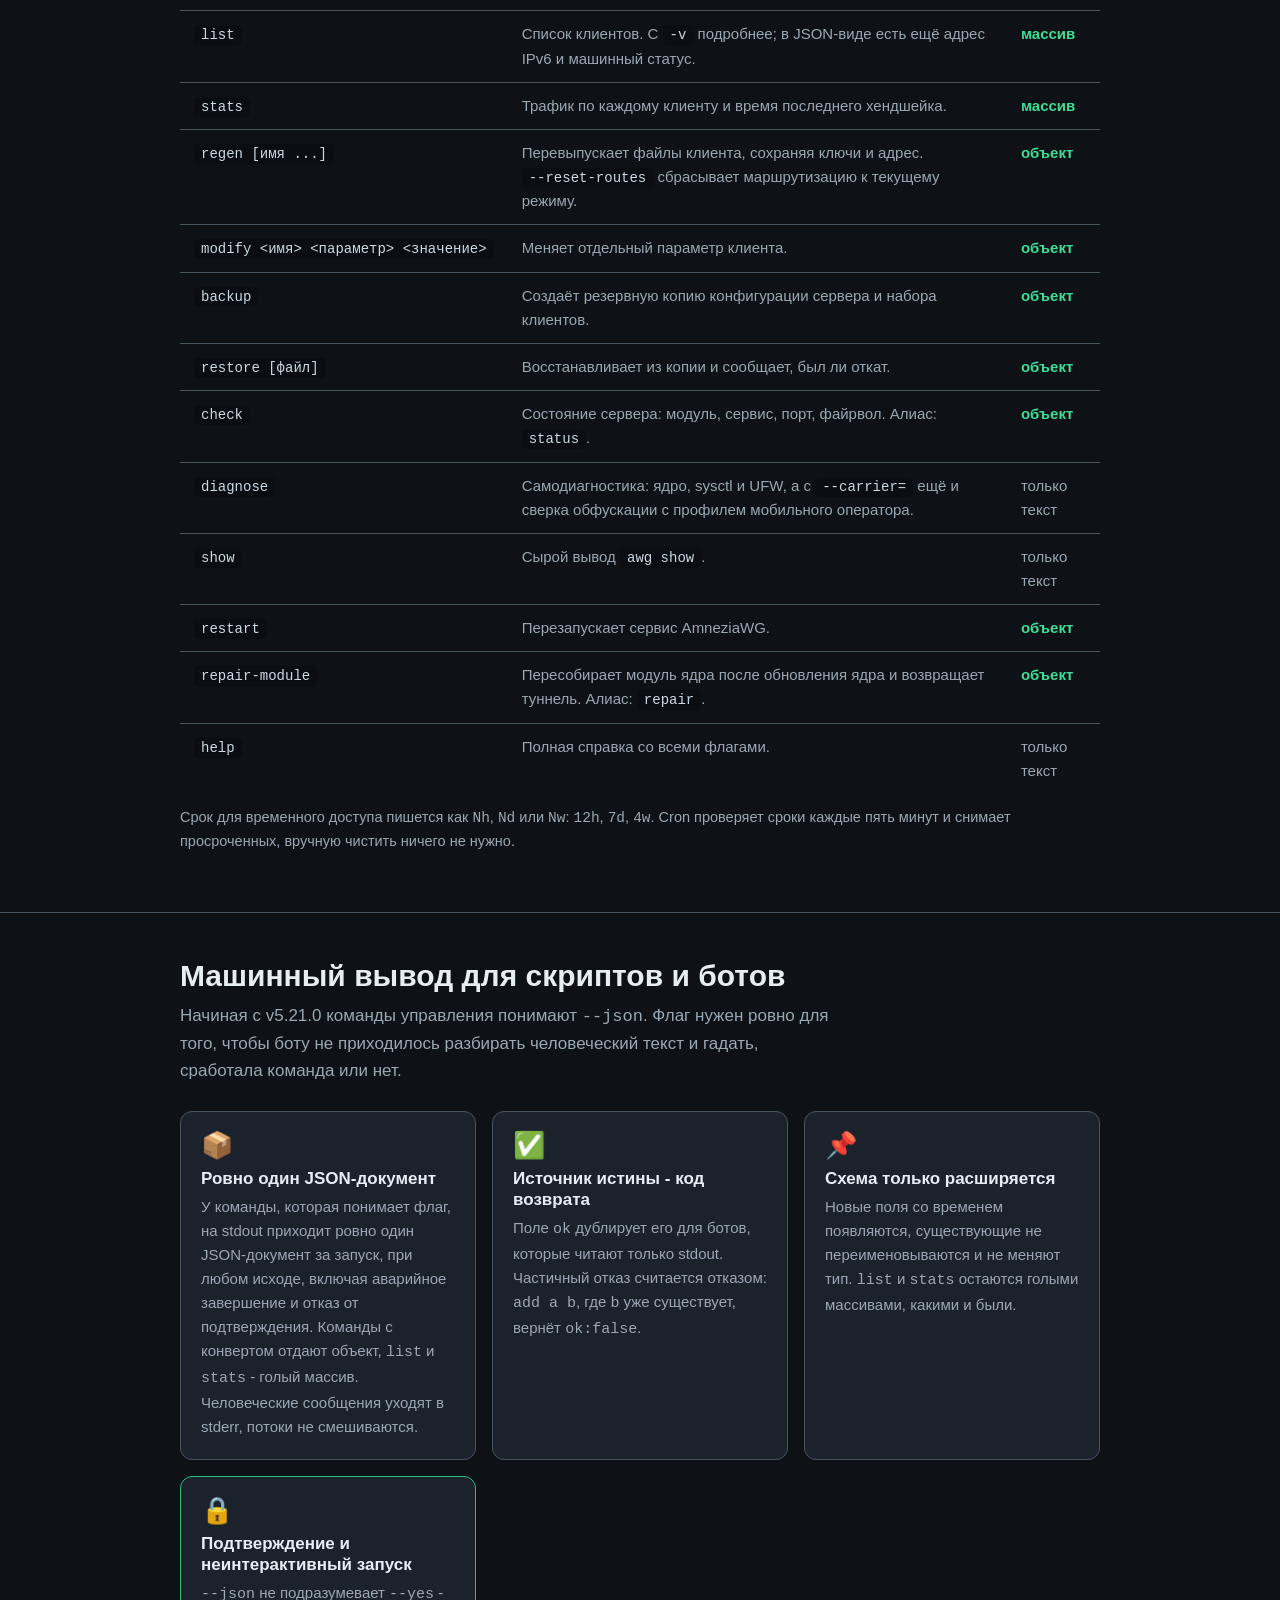
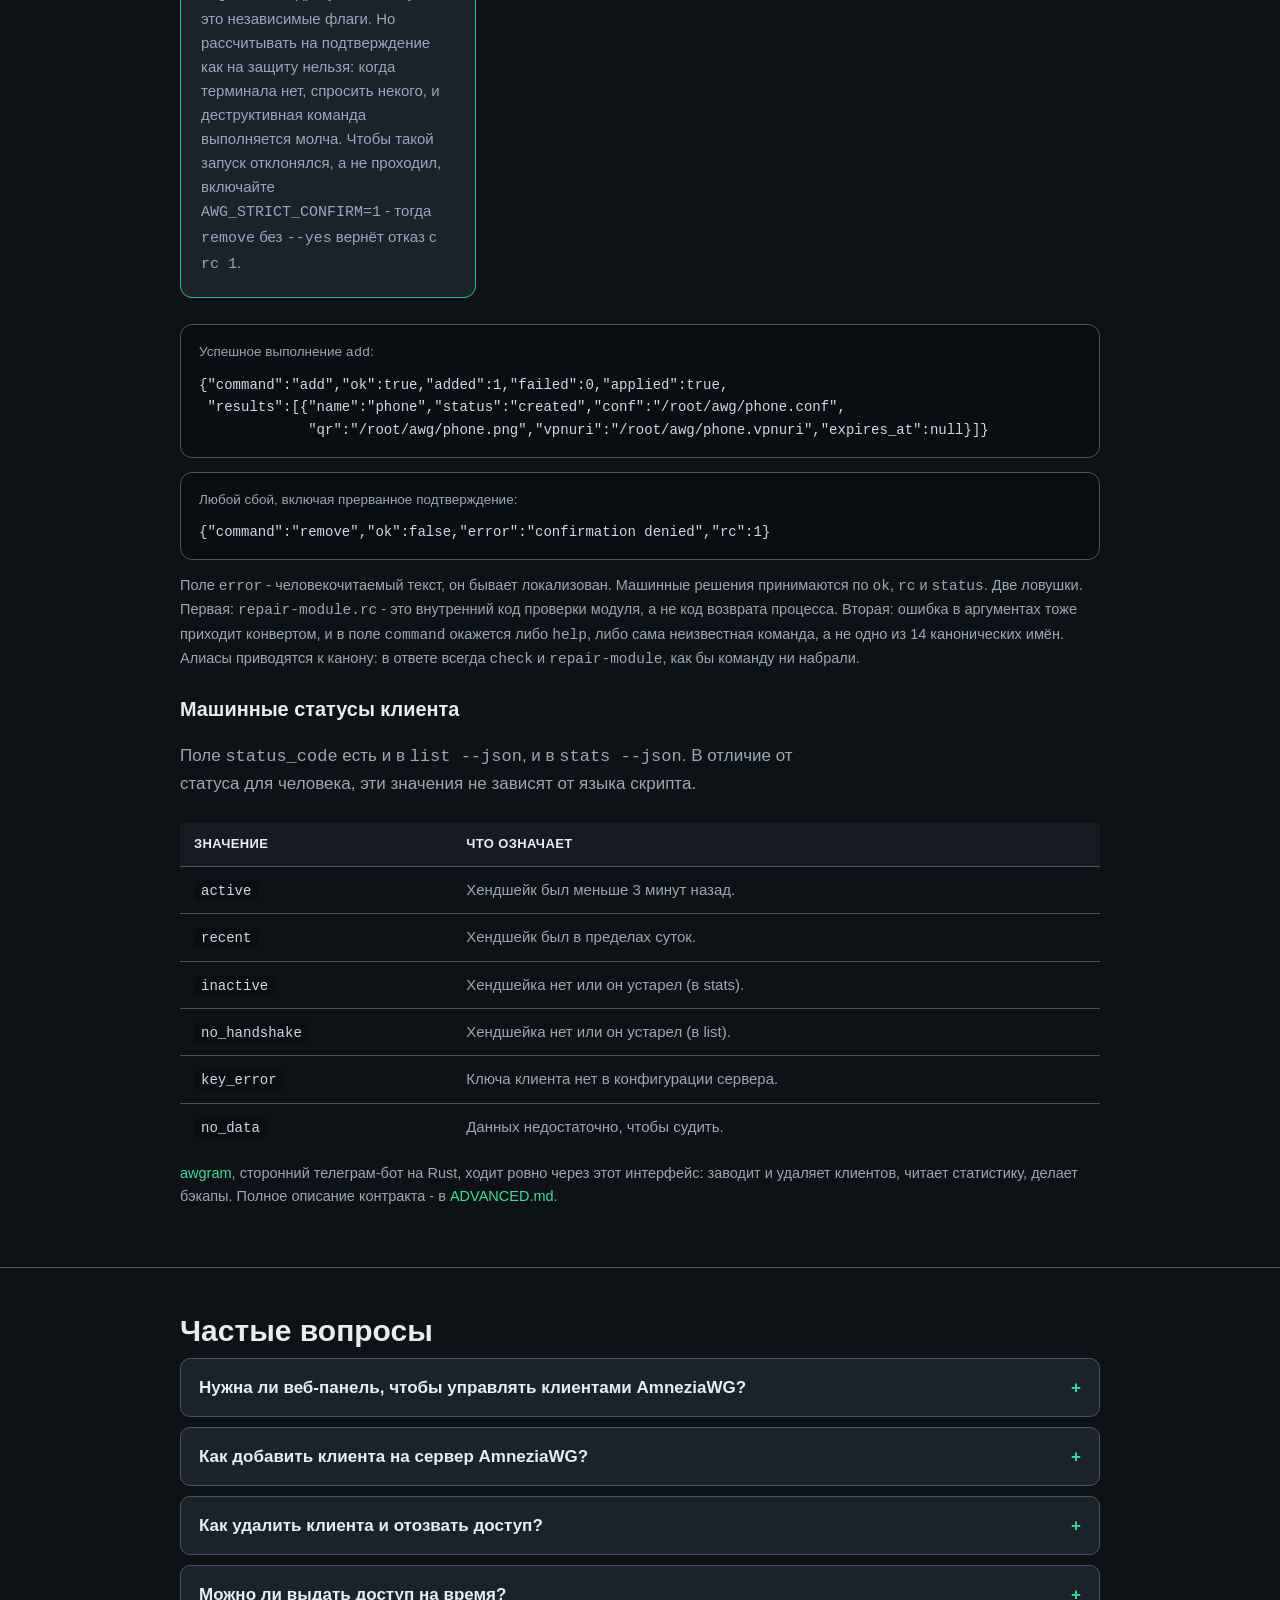
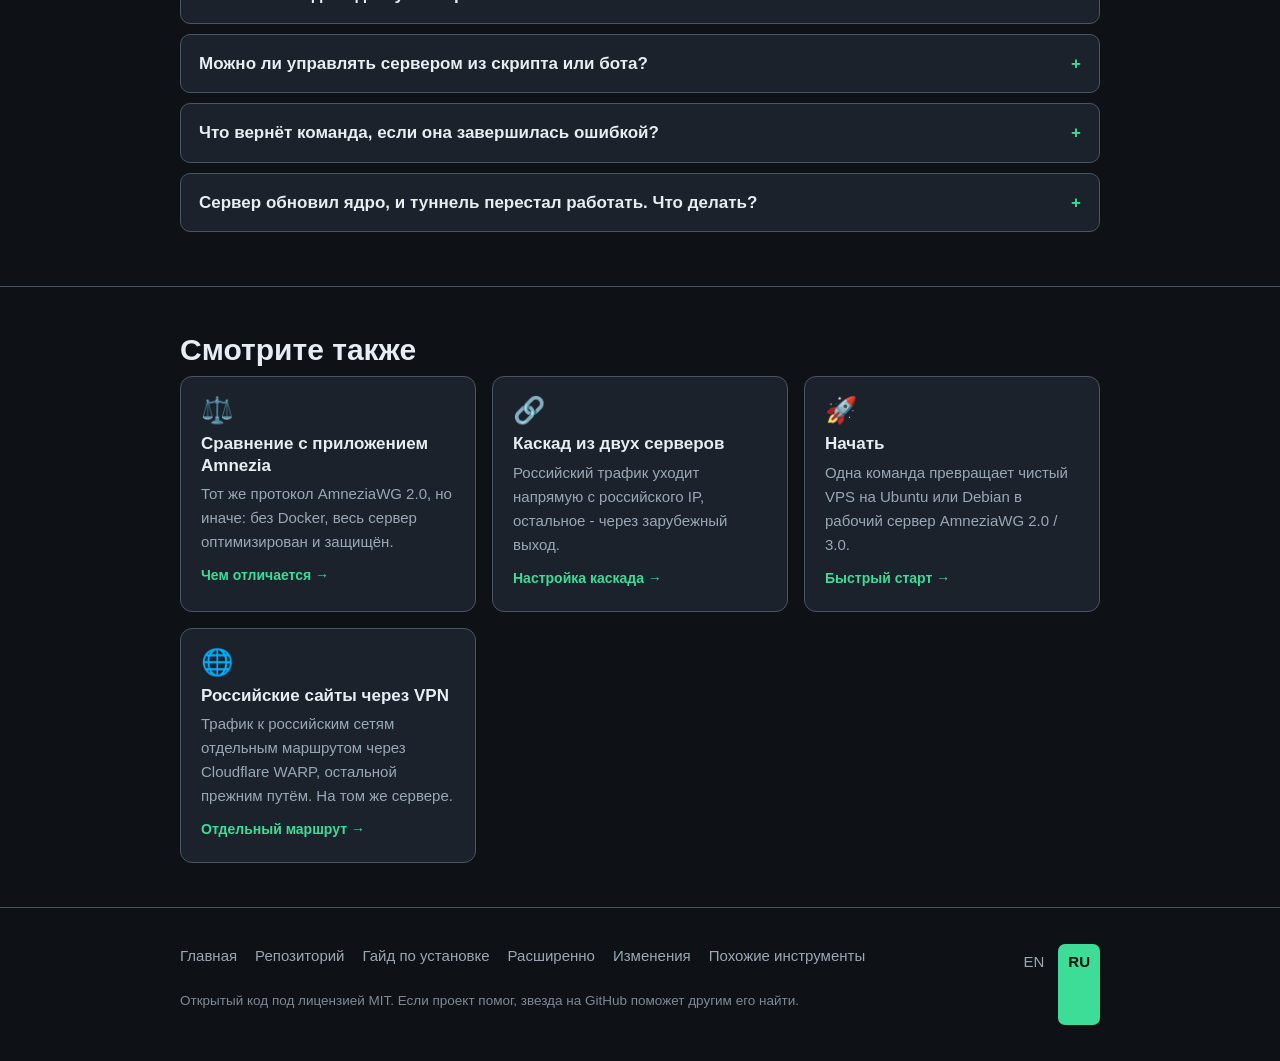
<file: ru/manage/index.html>
<!DOCTYPE html>
<html lang="ru">
<head>
<meta charset="utf-8">
<meta name="viewport" content="width=device-width, initial-scale=1">
<title>Как добавлять и удалять клиентов AmneziaWG на своём сервере</title>
<meta name="description" content="manage_amneziawg.sh добавляет, удаляет, перевыпускает и перечисляет клиентов AmneziaWG 2.0 из командной строки: QR-коды, vpn://-ссылки, доступ с истечением срока, бэкапы и вывод в JSON для скриптов и ботов.">
<link rel="canonical" href="https://bivlked.github.io/amneziawg-installer/ru/manage/">
<link rel="alternate" hreflang="en" href="https://bivlked.github.io/amneziawg-installer/manage/">
<link rel="alternate" hreflang="ru" href="https://bivlked.github.io/amneziawg-installer/ru/manage/">
<link rel="alternate" hreflang="x-default" href="https://bivlked.github.io/amneziawg-installer/manage/">
<meta property="og:type" content="article">
<meta property="og:title" content="Как добавлять и удалять клиентов AmneziaWG на своём сервере">
<meta property="og:description" content="Один скрипт управляет клиентами AmneziaWG 2.0: добавить, удалить, перевыпустить, QR-код, доступ на время и вывод в JSON для ботов. Веб-панель не нужна.">
<meta property="og:url" content="https://bivlked.github.io/amneziawg-installer/ru/manage/">
<meta property="og:site_name" content="amneziawg-installer">
<meta property="og:image" content="https://bivlked.github.io/amneziawg-installer/assets/og-manage-ru.png">
<meta property="og:image:width" content="1200">
<meta property="og:image:height" content="630">
<meta property="og:image:alt" content="Управление клиентами AmneziaWG из командной строки">
<meta property="og:locale" content="ru_RU">
<meta property="og:locale:alternate" content="en_US">
<meta name="twitter:card" content="summary_large_image">
<meta name="twitter:image" content="https://bivlked.github.io/amneziawg-installer/assets/og-manage-ru.png">
<meta name="twitter:title" content="Как добавлять и удалять клиентов AmneziaWG на своём сервере">
<meta name="twitter:description" content="Добавление, удаление и перевыпуск клиентов AmneziaWG 2.0 из командной строки, с выводом в JSON для скриптов и ботов.">
<meta name="theme-color" content="#0e1116">
<meta name="color-scheme" content="dark">
<link rel="icon" href="../../assets/favicon.svg" type="image/svg+xml">
<link rel="apple-touch-icon" href="../../assets/apple-touch-icon.png">
<link rel="stylesheet" href="../../assets/style.css">
<script type="application/ld+json">
{
  "@context": "https://schema.org",
  "@type": "FAQPage",
  "mainEntity": [
    { "@type": "Question", "name": "Нужна ли веб-панель, чтобы управлять клиентами AmneziaWG?", "acceptedAnswer": { "@type": "Answer", "text": "Нет. Вместе с установщиком на сервер ставится manage_amneziawg.sh: он добавляет, удаляет, перевыпускает и перечисляет клиентов одной командой по SSH, а для скриптов и ботов отдаёт машиночитаемый JSON. Панель оправдана только если вы постоянно заводите и меняете клиентов." } },
    { "@type": "Question", "name": "Как добавить клиента на сервер AmneziaWG?", "acceptedAnswer": { "@type": "Answer", "text": "Командой 'sudo bash /root/awg/manage_amneziawg.sh add phone'. Скрипт сам сгенерирует ключи, запишет конфиг клиента, нарисует QR-код и vpn://-ссылку для импорта в приложение Amnezia одним касанием и применит изменение на работающем интерфейсе. Имён можно передать несколько сразу: 'add phone laptop tablet'." } },
    { "@type": "Question", "name": "Как удалить клиента и отозвать доступ?", "acceptedAnswer": { "@type": "Answer", "text": "Командой 'sudo bash /root/awg/manage_amneziawg.sh remove phone'. Ключ клиента убирается из конфигурации сервера и изменение применяется на работающем интерфейсе, поэтому старый конфиг перестаёт подключаться сразу и перевыпускать ничего не нужно. Имён тоже можно передать несколько: 'remove phone laptop'." } },
    { "@type": "Question", "name": "Можно ли выдать доступ на время?", "acceptedAnswer": { "@type": "Answer", "text": "Да. Команда 'add guest --expires=7d' создаёт клиента, который перестанет работать через указанный срок. Срок пишется как Nh, Nd или Nw: 12h, 7d, 4w. Просроченных клиентов снимает cron, проверка идёт каждые пять минут, вручную чистить ничего не нужно." } },
    { "@type": "Question", "name": "Можно ли управлять сервером из скрипта или бота?", "acceptedAnswer": { "@type": "Answer", "text": "Да, через флаг --json. Команды управления отвечают ровно одним JSON-документом на stdout, в том числе когда падают, а человеческие сообщения уходят в stderr. Команды list и stats вместо объекта отдают массив, а show и diagnose флага не понимают. На этом интерфейсе уже работает сторонний телеграм-бот awgram." } },
    { "@type": "Question", "name": "Что вернёт команда, если она завершилась ошибкой?", "acceptedAnswer": { "@type": "Answer", "text": "Зависит от того, как именно она упала. Аварийный выход (падение, неверная опция, отказ от подтверждения) даёт ok:false, человекочитаемый error и rc. А пакетная команда вроде add вместо этого расписывает исход по каждому имени внутри results[] и ставит ok:false, поля rc там нет. Источник истины - код возврата процесса, ok его дублирует. Текст ошибки не парсить: решения принимать по ok, rc и status." } },
    { "@type": "Question", "name": "Сервер обновил ядро, и туннель перестал работать. Что делать?", "acceptedAnswer": { "@type": "Answer", "text": "Выполнить 'manage_amneziawg.sh repair-module'. Команда пересобирает модуль ядра через DKMS, загружает его и заново поднимает сервис, так что обновление ядра не означает переустановку." } }
  ]
}
</script>
<script type="application/ld+json">
{
  "@context": "https://schema.org",
  "@type": "BreadcrumbList",
  "itemListElement": [
    { "@type": "ListItem", "position": 1, "name": "amneziawg-installer", "item": "https://bivlked.github.io/amneziawg-installer/ru/" },
    { "@type": "ListItem", "position": 2, "name": "Управление клиентами", "item": "https://bivlked.github.io/amneziawg-installer/ru/manage/" }
  ]
}
</script>
<script type="application/ld+json">
{
  "@context": "https://schema.org",
  "@type": "TechArticle",
  "headline": "Управление клиентами AmneziaWG из командной строки",
  "description": "Все команды управления amneziawg-installer: добавление, удаление, список, перевыпуск, изменение, бэкап, восстановление, проверка, диагностика, перезапуск и починка модуля, плюс интерфейс JSON для скриптов и ботов.",
  "inLanguage": "ru",
  "image": "https://bivlked.github.io/amneziawg-installer/assets/og-manage-ru.png",
  "datePublished": "2026-07-26",
  "dateModified": "2026-07-26",
  "author": { "@type": "Person", "name": "bivlked" },
  "publisher": { "@type": "Organization", "name": "amneziawg-installer", "logo": { "@type": "ImageObject", "url": "https://bivlked.github.io/amneziawg-installer/assets/apple-touch-icon.png" } },
  "mainEntityOfPage": "https://bivlked.github.io/amneziawg-installer/ru/manage/",
  "isPartOf": "https://bivlked.github.io/amneziawg-installer/ru/"
}
</script>
</head>
<body>
<a class="skip-link" href="#main">К содержимому</a>

<header class="site-header">
  <div class="wrap">
    <a class="brand" href="/amneziawg-installer/ru/">
      <svg class="logo" viewBox="0 0 32 32" aria-hidden="true"><rect width="32" height="32" rx="7" fill="#3ddc97"/><path d="M16 6l8 4v6c0 5-3.4 8.2-8 10-4.6-1.8-8-5-8-10v-6l8-4z" fill="#07120c"/></svg>
      amneziawg-installer
    </a>
    <nav class="nav-right" aria-label="Навигация по сайту">
      <span class="lang-switch"><a aria-label="English" href="/amneziawg-installer/manage/">EN</a><a class="active" aria-current="page" aria-label="Русский" href="/amneziawg-installer/ru/manage/">RU</a></span>
      <a class="btn btn-sm" href="https://github.com/bivlked/amneziawg-installer">Звезда на GitHub</a>
    </nav>
  </div>
</header>

<main id="main">

<section class="hero">
  <div class="wrap">
    <h1>Управление клиентами AmneziaWG из командной строки</h1>
    <p class="lede">amneziawg-installer ставит AmneziaWG на Ubuntu и Debian. Клиентами дальше занимается скрипт <code>manage_amneziawg.sh</code>: завести, удалить, перевыпустить конфиг, выдать QR-код или <code>vpn://</code>-ссылку. Он же показывает статистику, делает бэкапы и чинит модуль ядра после обновления. Всё это одной командой по SSH, а для скриптов и ботов есть вывод в JSON.</p>
    <div class="cta-row">
      <a class="btn btn-primary" href="#commands">Все команды</a>
      <a class="btn" href="#json">JSON для ботов</a>
    </div>
  </div>
</section>

<section id="recipes">
  <div class="wrap">
    <h2>Типовые задачи</h2>
    <p class="sub">Ниже только подкоманды, полный вызов выглядит так: <code>sudo bash /root/awg/manage_amneziawg.sh &lt;команда&gt;</code>.</p>
    <div class="tablewrap">
      <table class="dtable">
        <thead><tr><th>Задача</th><th>Команда</th></tr></thead>
        <tbody>
          <tr><td>Завести телефон и получить QR-код</td><td><code>add phone</code></td></tr>
          <tr><td>Добавить три устройства разом</td><td><code>add phone laptop tablet</code></td></tr>
          <tr><td>Дать гостю доступ на неделю</td><td><code>add guest --expires=7d</code></td></tr>
          <tr><td>Отозвать доступ</td><td><code>remove guest</code></td></tr>
          <tr><td>Посмотреть, кто подключён и сколько скачал</td><td><code>stats</code></td></tr>
          <tr><td>Перевыпустить конфиг после потери телефона</td><td><code>regen phone</code></td></tr>
          <tr><td>Сделать бэкап перед любыми правками</td><td><code>backup</code></td></tr>
          <tr><td>Вернуть туннель после обновления ядра</td><td><code>repair-module</code></td></tr>
        </tbody>
      </table>
    </div>
  </div>
</section>
<section id="commands">
  <div class="wrap">
    <h2>Все команды одной таблицей</h2>
    <p class="sub">Установщик кладёт скрипт на сервер сам, запускать его нужно от root. Столбец JSON показывает, что вернёт флаг <code>--json</code>.</p>
    <div class="tablewrap">
      <table class="dtable">
        <thead><tr><th>Команда</th><th>Что делает</th><th>JSON</th></tr></thead>
        <tbody>
          <tr><td><code>add &lt;имя&gt; [имя2 ...]</code></td><td>Заводит клиента: ключи, конфиг, QR-код и <code>vpn://</code>-ссылка. Имён можно несколько сразу. <code>--expires=</code> выдаёт доступ на время, <code>--psk</code> добавляет PresharedKey.</td><td class="y">объект</td></tr>
          <tr><td><code>remove &lt;имя&gt; [имя2 ...]</code></td><td>Удаляет клиента и отзывает доступ. Имён можно несколько сразу.</td><td class="y">объект</td></tr>
          <tr><td><code>list</code></td><td>Список клиентов. С <code>-v</code> подробнее; в JSON-виде есть ещё адрес IPv6 и машинный статус.</td><td class="y">массив</td></tr>
          <tr><td><code>stats</code></td><td>Трафик по каждому клиенту и время последнего хендшейка.</td><td class="y">массив</td></tr>
          <tr><td><code>regen [имя ...]</code></td><td>Перевыпускает файлы клиента, сохраняя ключи и адрес. <code>--reset-routes</code> сбрасывает маршрутизацию к текущему режиму.</td><td class="y">объект</td></tr>
          <tr><td><code>modify &lt;имя&gt; &lt;параметр&gt; &lt;значение&gt;</code></td><td>Меняет отдельный параметр клиента.</td><td class="y">объект</td></tr>
          <tr><td><code>backup</code></td><td>Создаёт резервную копию конфигурации сервера и набора клиентов.</td><td class="y">объект</td></tr>
          <tr><td><code>restore [файл]</code></td><td>Восстанавливает из копии и сообщает, был ли откат.</td><td class="y">объект</td></tr>
          <tr><td><code>check</code></td><td>Состояние сервера: модуль, сервис, порт, файрвол. Алиас: <code>status</code>.</td><td class="y">объект</td></tr>
          <tr><td><code>diagnose</code></td><td>Самодиагностика: ядро, sysctl и UFW, а с <code>--carrier=</code> ещё и сверка обфускации с профилем мобильного оператора.</td><td>только текст</td></tr>
          <tr><td><code>show</code></td><td>Сырой вывод <code>awg show</code>.</td><td>только текст</td></tr>
          <tr><td><code>restart</code></td><td>Перезапускает сервис AmneziaWG.</td><td class="y">объект</td></tr>
          <tr><td><code>repair-module</code></td><td>Пересобирает модуль ядра после обновления ядра и возвращает туннель. Алиас: <code>repair</code>.</td><td class="y">объект</td></tr>
          <tr><td><code>help</code></td><td>Полная справка со всеми флагами.</td><td>только текст</td></tr>
        </tbody>
      </table>
    </div>
    <p class="inline-note">Срок для временного доступа пишется как <code>Nh</code>, <code>Nd</code> или <code>Nw</code>: <code>12h</code>, <code>7d</code>, <code>4w</code>. Cron проверяет сроки каждые пять минут и снимает просроченных, вручную чистить ничего не нужно.</p>
  </div>
</section>

<section id="json">
  <div class="wrap">
    <h2>Машинный вывод для скриптов и ботов</h2>
    <p class="sub">Начиная с v5.21.0 команды управления понимают <code>--json</code>. Флаг нужен ровно для того, чтобы боту не приходилось разбирать человеческий текст и гадать, сработала команда или нет.</p>
    <div class="grid">
      <div class="card">
        <div class="ico" aria-hidden="true">&#128230;</div>
        <h3>Ровно один JSON-документ</h3>
        <p>У команды, которая понимает флаг, на stdout приходит ровно один JSON-документ за запуск, при любом исходе, включая аварийное завершение и отказ от подтверждения. Команды с конвертом отдают объект, <code>list</code> и <code>stats</code> - голый массив. Человеческие сообщения уходят в stderr, потоки не смешиваются.</p>
      </div>
      <div class="card">
        <div class="ico" aria-hidden="true">&#9989;</div>
        <h3>Источник истины - код возврата</h3>
        <p>Поле <code>ok</code> дублирует его для ботов, которые читают только stdout. Частичный отказ считается отказом: <code>add a b</code>, где <code>b</code> уже существует, вернёт <code>ok:false</code>.</p>
      </div>
      <div class="card">
        <div class="ico" aria-hidden="true">&#128204;</div>
        <h3>Схема только расширяется</h3>
        <p>Новые поля со временем появляются, существующие не переименовываются и не меняют тип. <code>list</code> и <code>stats</code> остаются голыми массивами, какими и были.</p>
      </div>
      <div class="card lead">
        <div class="ico" aria-hidden="true">&#128274;</div>
        <h3>Подтверждение и неинтерактивный запуск</h3>
        <p><code>--json</code> не подразумевает <code>--yes</code> - это независимые флаги. Но рассчитывать на подтверждение как на защиту нельзя: когда терминала нет, спросить некого, и деструктивная команда выполняется молча. Чтобы такой запуск отклонялся, а не проходил, включайте <code>AWG_STRICT_CONFIRM=1</code> - тогда <code>remove</code> без <code>--yes</code> вернёт отказ с <code>rc 1</code>.</p>
      </div>
    </div>
    <div class="mt">
      <div class="codeblock">
        <p class="cap">Успешное выполнение <code>add</code>:</p>
        <pre>{"command":"add","ok":true,"added":1,"failed":0,"applied":true,
 "results":[{"name":"phone","status":"created","conf":"/root/awg/phone.conf",
             "qr":"/root/awg/phone.png","vpnuri":"/root/awg/phone.vpnuri","expires_at":null}]}</pre>
      </div>
      <div class="codeblock">
        <p class="cap">Любой сбой, включая прерванное подтверждение:</p>
        <pre>{"command":"remove","ok":false,"error":"confirmation denied","rc":1}</pre>
      </div>
      <p class="inline-note">Поле <code>error</code> - человекочитаемый текст, он бывает локализован. Машинные решения принимаются по <code>ok</code>, <code>rc</code> и <code>status</code>. Две ловушки. Первая: <code>repair-module.rc</code> - это внутренний код проверки модуля, а не код возврата процесса. Вторая: ошибка в аргументах тоже приходит конвертом, и в поле <code>command</code> окажется либо <code>help</code>, либо сама неизвестная команда, а не одно из 14 канонических имён. Алиасы приводятся к канону: в ответе всегда <code>check</code> и <code>repair-module</code>, как бы команду ни набрали.</p>
    </div>
    <h3 class="mt">Машинные статусы клиента</h3>
    <p class="sub">Поле <code>status_code</code> есть и в <code>list --json</code>, и в <code>stats --json</code>. В отличие от статуса для человека, эти значения не зависят от языка скрипта.</p>
    <div class="tablewrap">
      <table class="dtable">
        <thead><tr><th>Значение</th><th>Что означает</th></tr></thead>
        <tbody>
          <tr><td><code>active</code></td><td>Хендшейк был меньше 3 минут назад.</td></tr>
          <tr><td><code>recent</code></td><td>Хендшейк был в пределах суток.</td></tr>
          <tr><td><code>inactive</code></td><td>Хендшейка нет или он устарел (в stats).</td></tr>
          <tr><td><code>no_handshake</code></td><td>Хендшейка нет или он устарел (в list).</td></tr>
          <tr><td><code>key_error</code></td><td>Ключа клиента нет в конфигурации сервера.</td></tr>
          <tr><td><code>no_data</code></td><td>Данных недостаточно, чтобы судить.</td></tr>
        </tbody>
      </table>
    </div>
    <p class="inline-note"><a href="https://github.com/ekuraev/awgram">awgram</a>, сторонний телеграм-бот на Rust, ходит ровно через этот интерфейс: заводит и удаляет клиентов, читает статистику, делает бэкапы. Полное описание контракта - в <a href="https://github.com/bivlked/amneziawg-installer/blob/main/ADVANCED.md#json-api-adv">ADVANCED.md</a>.</p>
  </div>
</section>

<section id="faq">
  <div class="wrap">
    <h2>Частые вопросы</h2>
    <div class="faq">
      <details><summary>Нужна ли веб-панель, чтобы управлять клиентами AmneziaWG?</summary><div class="answer">Нет. Вместе с установщиком ставится <code>manage_amneziawg.sh</code>: он добавляет, удаляет, перевыпускает и перечисляет клиентов одной командой по SSH, а для скриптов и ботов отдаёт машиночитаемый JSON. Панель оправдана, только если вы постоянно заводите и меняете клиентов; для сервера, который настроили один раз и забыли, это ещё одна деталь, которую придётся обновлять.</div></details>
      <details><summary>Как добавить клиента на сервер AmneziaWG?</summary><div class="answer"><code>sudo bash /root/awg/manage_amneziawg.sh add phone</code>. Скрипт сам сгенерирует ключи, запишет конфиг, нарисует QR-код и <code>vpn://</code>-ссылку для импорта в приложение Amnezia одним касанием и применит изменение на работающем интерфейсе. Имён можно передать несколько сразу: <code>add phone laptop tablet</code>.</div></details>
      <details><summary>Как удалить клиента и отозвать доступ?</summary><div class="answer"><code>sudo bash /root/awg/manage_amneziawg.sh remove phone</code>. Ключ клиента убирается из конфигурации сервера, изменение применяется на работающем интерфейсе, поэтому старый конфиг перестаёт подключаться сразу и перевыпускать ничего не нужно. Имён тоже можно передать несколько: <code>remove phone laptop</code>.</div></details>
      <details><summary>Можно ли выдать доступ на время?</summary><div class="answer">Да. <code>add guest --expires=7d</code> создаёт клиента, который перестанет работать через указанный срок. Срок пишется как <code>Nh</code>, <code>Nd</code> или <code>Nw</code>: <code>12h</code>, <code>7d</code>, <code>4w</code>. Просроченных снимает cron, проверка идёт каждые пять минут.</div></details>
      <details><summary>Можно ли управлять сервером из скрипта или бота?</summary><div class="answer">Да, через <code>--json</code>. Команды управления отвечают ровно одним JSON-документом на stdout, в том числе когда падают, а человеческие сообщения уходят в stderr. <code>list</code> и <code>stats</code> вместо объекта отдают массив, а <code>show</code> и <code>diagnose</code> флага не понимают. На этом интерфейсе уже работает сторонний телеграм-бот <a href="https://github.com/ekuraev/awgram">awgram</a>.</div></details>
      <details><summary>Что вернёт команда, если она завершилась ошибкой?</summary><div class="answer">Зависит от того, как именно она упала. Аварийный выход (падение, неверная опция, отказ от подтверждения) даёт <code>ok:false</code>, человекочитаемый <code>error</code> и <code>rc</code>. А пакетная команда вроде <code>add</code> вместо этого расписывает исход по каждому имени внутри <code>results[]</code> и ставит <code>ok:false</code>, поля <code>rc</code> там нет. Источник истины - код возврата процесса, <code>ok</code> его дублирует. Текст ошибки не парсить: решения принимать по <code>ok</code>, <code>rc</code> и <code>status</code>.</div></details>
      <details><summary>Сервер обновил ядро, и туннель перестал работать. Что делать?</summary><div class="answer"><code>repair-module</code> пересобирает модуль ядра через DKMS, загружает его и заново поднимает сервис. Обновление ядра не означает переустановку.</div></details>
    </div>
  </div>
</section>

<section id="related" class="related">
  <div class="wrap">
    <h2>Смотрите также</h2>
    <div class="grid">
      <div class="card">
        <div class="ico" aria-hidden="true">&#9878;&#65039;</div>
        <h3>Сравнение с приложением Amnezia</h3>
        <p>Тот же протокол AmneziaWG 2.0, но иначе: без Docker, весь сервер оптимизирован и защищён.</p>
        <a class="go" href="/amneziawg-installer/ru/compare/">Чем отличается &#8594;</a>
      </div>
      <div class="card">
        <div class="ico" aria-hidden="true">&#128279;</div>
        <h3>Каскад из двух серверов</h3>
        <p>Российский трафик уходит напрямую с российского IP, остальное - через зарубежный выход.</p>
        <a class="go" href="/amneziawg-installer/ru/cascade/">Настройка каскада &#8594;</a>
      </div>
      <div class="card">
        <div class="ico" aria-hidden="true">&#128640;</div>
        <h3>Начать</h3>
        <p>Одна команда превращает чистый VPS на Ubuntu или Debian в рабочий сервер AmneziaWG 2.0 / 3.0.</p>
        <a class="go" href="/amneziawg-installer/ru/#quick-start">Быстрый старт &#8594;</a>
      </div>
      <div class="card">
        <div class="ico" aria-hidden="true">&#127760;</div>
        <h3>Российские сайты через VPN</h3>
        <p>Трафик к российским сетям отдельным маршрутом через Cloudflare WARP, остальной прежним путём. На том же сервере.</p>
        <a class="go" href="/amneziawg-installer/ru/warp-ru/">Отдельный маршрут &#8594;</a>
      </div>
    </div>
  </div>
</section>

</main>

<footer class="site-footer">
  <div class="wrap">
    <div class="cols">
      <div>
        <div class="foot-links">
          <a href="/amneziawg-installer/ru/">Главная</a>
          <a href="https://github.com/bivlked/amneziawg-installer">Репозиторий</a>
          <a href="https://github.com/bivlked/amneziawg-installer/blob/main/INSTALL_VPS.md">Гайд по установке</a>
          <a href="https://github.com/bivlked/amneziawg-installer/blob/main/ADVANCED.md">Расширенно</a>
          <a href="https://github.com/bivlked/amneziawg-installer/blob/main/CHANGELOG.md">Изменения</a>
          <a href="https://github.com/bivlked/amneziawg-installer#similar-tools">Похожие инструменты</a>
        </div>
        <p class="note">Открытый код под лицензией MIT. Если проект помог, звезда на GitHub поможет другим его найти.</p>
      </div>
      <div class="lang-switch"><a aria-label="English" href="/amneziawg-installer/manage/">EN</a> <a class="active" aria-current="page" aria-label="Русский" href="/amneziawg-installer/ru/manage/">RU</a></div>
    </div>
  </div>
</footer>

</body>
</html>
</file>
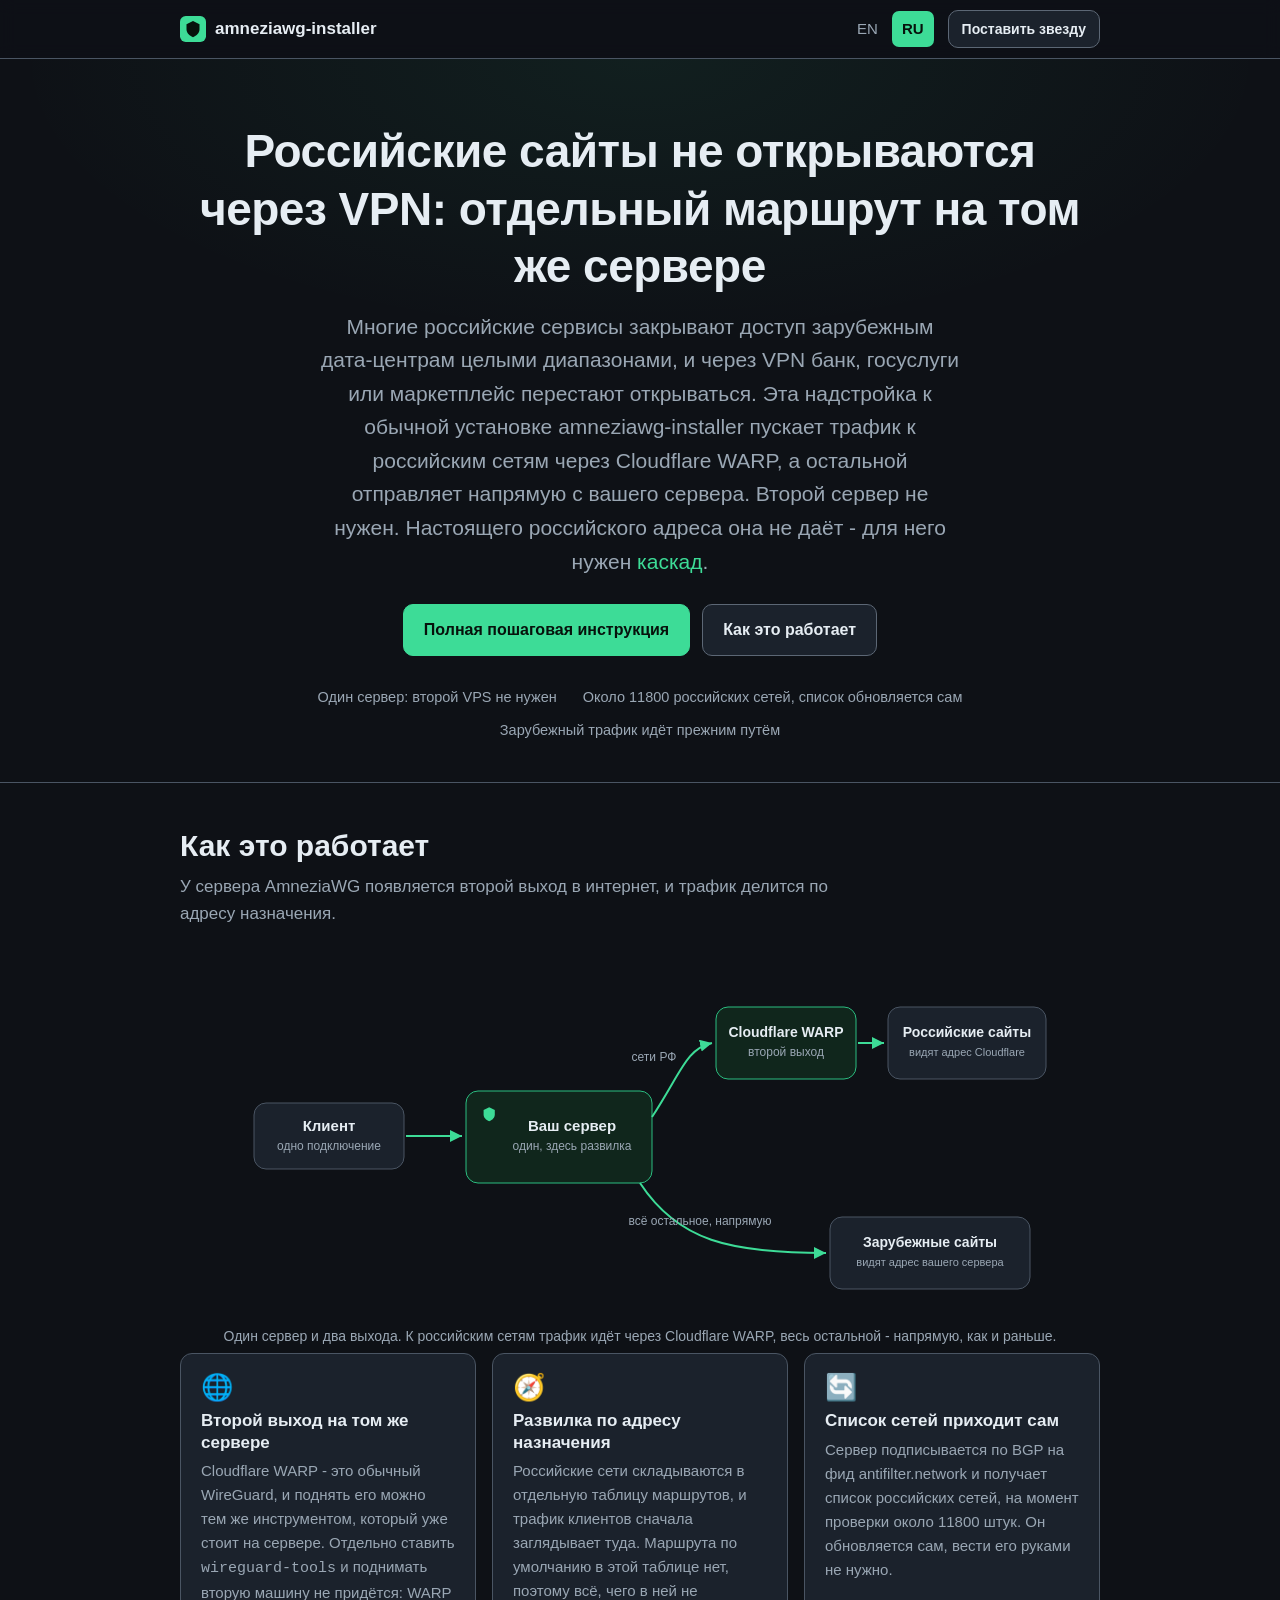
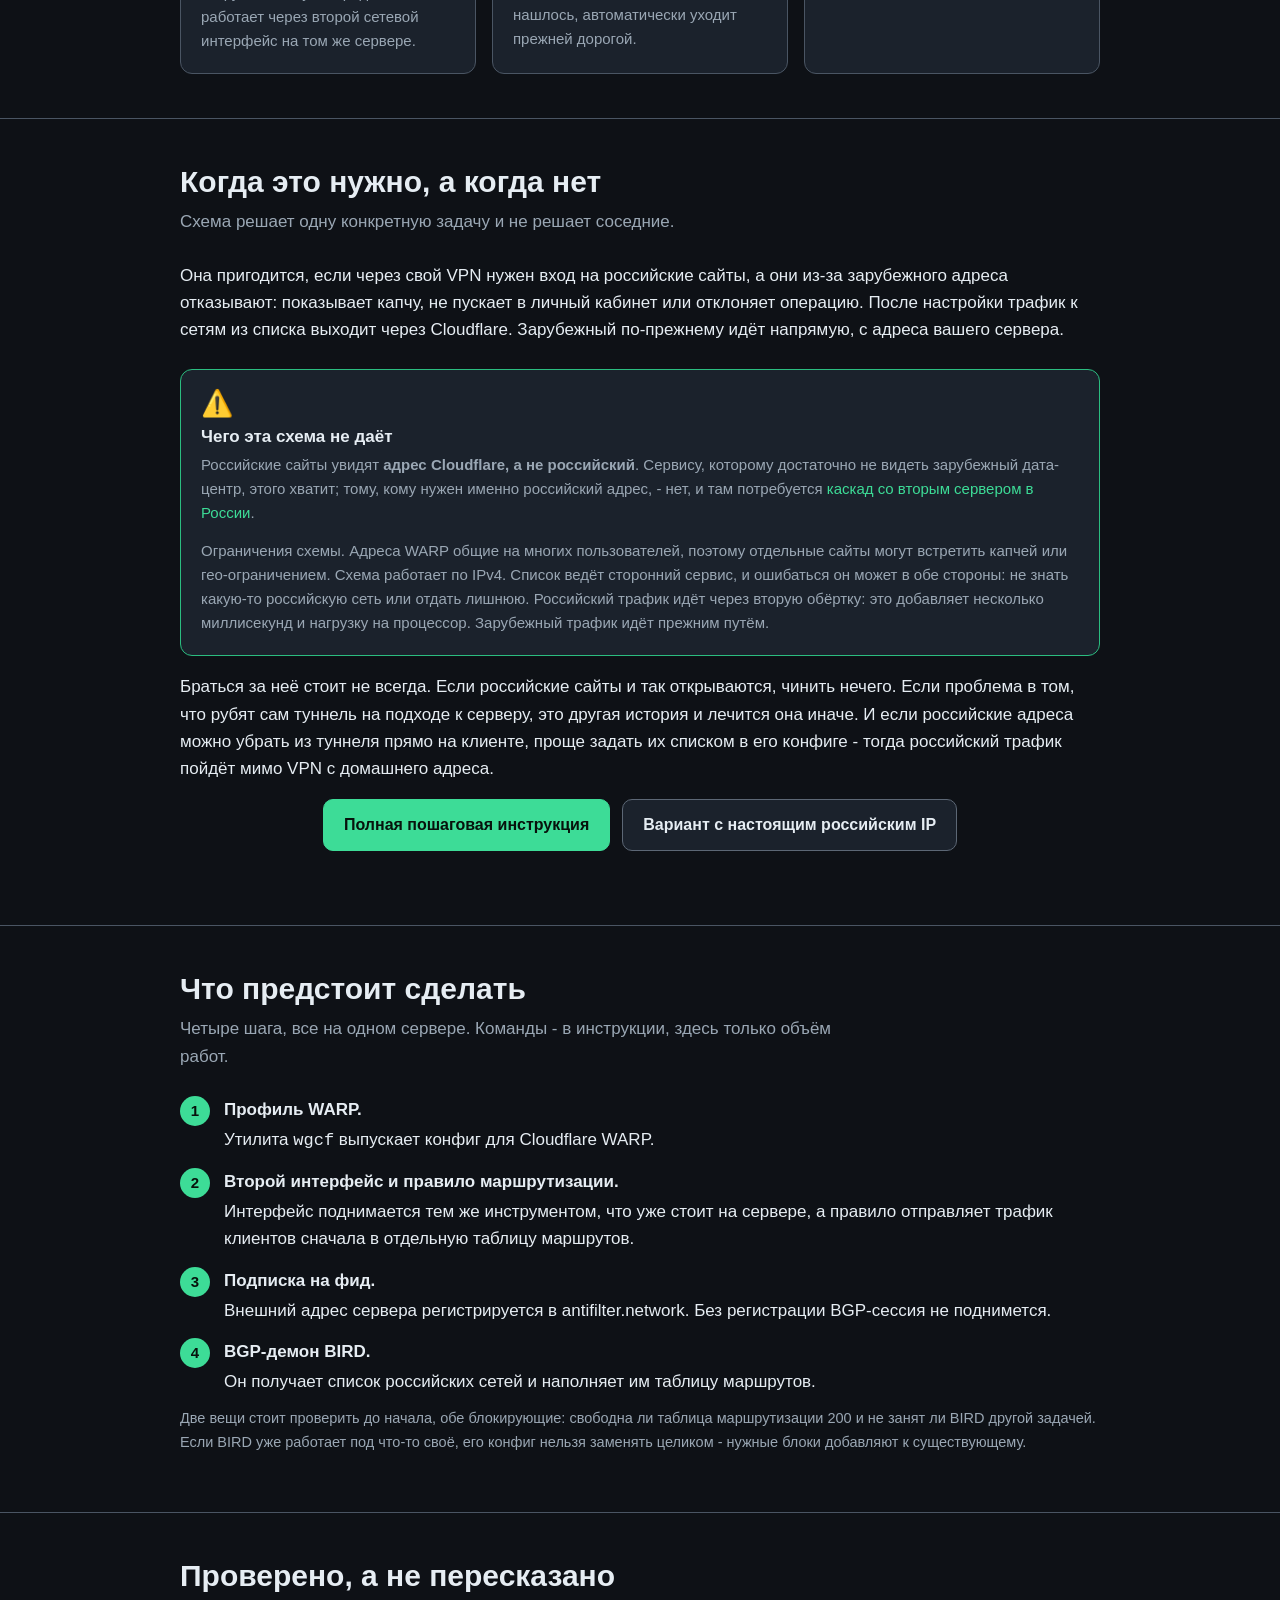
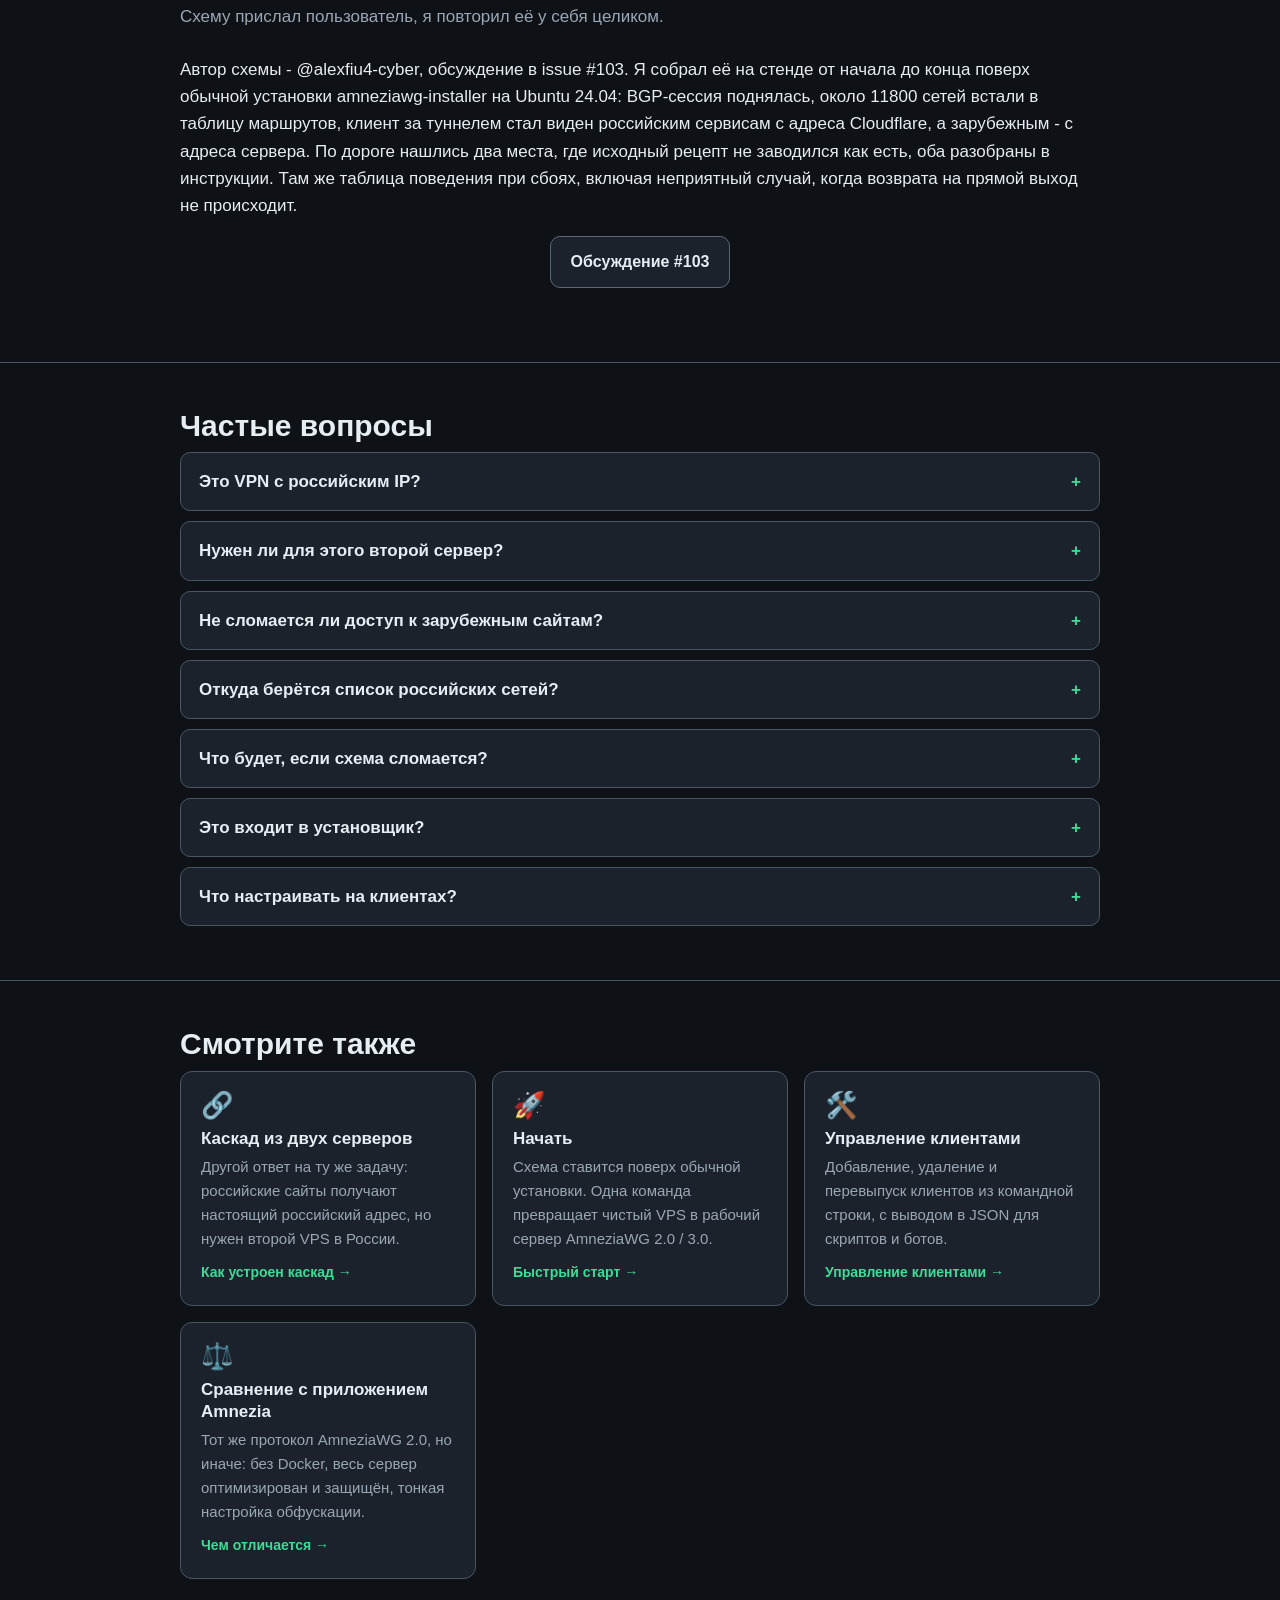
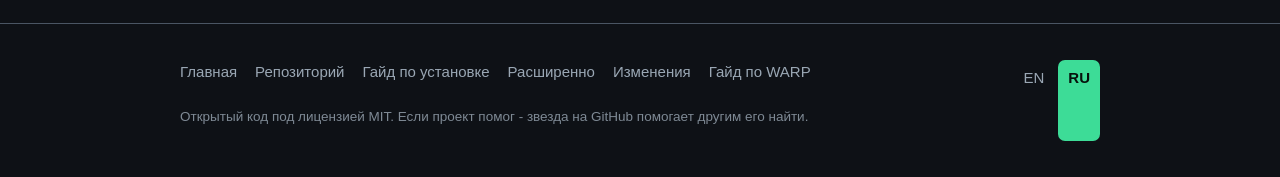
<file: ru/warp-ru/index.html>
<!DOCTYPE html>
<html lang="ru">
<head>
<meta charset="utf-8">
<meta name="viewport" content="width=device-width, initial-scale=1">
<title>Российские сайты не открываются через VPN: что настроить на сервере</title>
<meta name="description" content="Если через свой VPN не открываются банк, госуслуги или маркетплейс - трафик к российским сетям можно пустить отдельным маршрутом через Cloudflare WARP. Второй сервер не нужен, но настоящего российского IP этот способ не даёт.">
<link rel="canonical" href="https://bivlked.github.io/amneziawg-installer/ru/warp-ru/">
<link rel="alternate" hreflang="en" href="https://bivlked.github.io/amneziawg-installer/warp-ru/">
<link rel="alternate" hreflang="ru" href="https://bivlked.github.io/amneziawg-installer/ru/warp-ru/">
<link rel="alternate" hreflang="x-default" href="https://bivlked.github.io/amneziawg-installer/warp-ru/">
<meta property="og:type" content="article">
<meta property="og:title" content="Российские сайты через VPN: отдельный маршрут на том же сервере">
<meta property="og:description" content="Трафик к российским сетям уходит через Cloudflare WARP, весь остальной - напрямую с вашего сервера. Второй сервер не нужен, список сетей обновляется сам.">
<meta property="og:url" content="https://bivlked.github.io/amneziawg-installer/ru/warp-ru/">
<meta property="og:site_name" content="amneziawg-installer">
<meta property="og:image" content="https://bivlked.github.io/amneziawg-installer/assets/og-warp-ru.png">
<meta property="og:image:width" content="1200">
<meta property="og:image:height" content="630">
<meta property="og:image:alt" content="Российский трафик через Cloudflare WARP, остальной напрямую с вашего сервера AmneziaWG">
<meta property="og:locale" content="ru_RU">
<meta property="og:locale:alternate" content="en_US">
<meta name="twitter:card" content="summary_large_image">
<meta name="twitter:image" content="https://bivlked.github.io/amneziawg-installer/assets/og-warp-ru.png">
<meta name="twitter:title" content="Российские сайты через VPN: отдельный маршрут на том же сервере">
<meta name="twitter:description" content="Российский трафик через Cloudflare WARP, остальной напрямую. Второй сервер не нужен.">
<meta name="theme-color" content="#0e1116">
<meta name="color-scheme" content="dark">
<link rel="icon" href="../../assets/favicon.svg" type="image/svg+xml">
<link rel="apple-touch-icon" href="../../assets/apple-touch-icon.png">
<link rel="stylesheet" href="../../assets/style.css">
<script type="application/ld+json">
{
  "@context": "https://schema.org",
  "@type": "FAQPage",
  "mainEntity": [
    { "@type": "Question", "name": "Это VPN с российским IP?", "acceptedAnswer": { "@type": "Answer", "text": "Нет. Российские сайты увидят адрес Cloudflare вместо адреса вашего дата-центра. Сервису, которому достаточно не видеть зарубежный дата-центр, этого хватит. Но сервисам, которым нужен именно российский адрес, адреса Cloudflare не хватит - там понадобится каскад со вторым сервером в России." } },
    { "@type": "Question", "name": "Нужен ли для этого второй сервер?", "acceptedAnswer": { "@type": "Answer", "text": "Нет, всё делается на том же сервере, где уже стоит amneziawg-installer. Второй выход в интернет поднимается на нём же отдельным интерфейсом. Это главное отличие от каскада, которому нужны два VPS." } },
    { "@type": "Question", "name": "Не сломается ли доступ к зарубежным сайтам?", "acceptedAnswer": { "@type": "Answer", "text": "Нет, зарубежный трафик идёт прежним путём и схема его не касается. В отдельную таблицу маршрутов попадают только российские сети, и маршрута по умолчанию в ней нет. Поэтому всё, чего в этой таблице не нашлось, автоматически уходит обычной дорогой - прямо с вашего сервера." } },
    { "@type": "Question", "name": "Откуда берётся список российских сетей?", "acceptedAnswer": { "@type": "Answer", "text": "Сервер получает его по BGP от сервиса antifilter.network. На момент проверки это около 11800 сетей, и они обновляются сами, вести список руками не нужно. Регистрация внешнего адреса сервера в этом сервисе обязательна, без неё BGP-сессия не поднимется." } },
    { "@type": "Question", "name": "Что будет, если схема сломается?", "acceptedAnswer": { "@type": "Answer", "text": "Зависит от того, что именно сломалось. Если отвалится фид или остановится BGP-демон, маршруты снимаются и российский трафик возвращается на прямой выход, связь не теряется. Но есть и обратный случай: если сам WARP перестал отвечать, а интерфейс остался поднят, маршруты продолжают вести в никуда, и российские сайты перестают открываться совсем. Автоматического возврата тут нет, поэтому следить надо не только за BGP-сессией, но и за проходимостью второго выхода." } },
    { "@type": "Question", "name": "Это входит в установщик?", "acceptedAnswer": { "@type": "Answer", "text": "Нет. Это надстройка поверх обычной установки, отдельная пошаговая инструкция. Второй выход и BGP-демон - другой класс задач, держать их внутри установочного скрипта неправильно. Обновление установщика схему не тронет, но и не восстановит." } },
    { "@type": "Question", "name": "Что настраивать на клиентах?", "acceptedAnswer": { "@type": "Answer", "text": "Ничего. Развилка живёт на сервере и работает одинаково для всех подключённых клиентов. Конфиги перевыпускать не нужно, приложение на телефоне или компьютере остаётся прежним." } }
  ]
}
</script>
<script type="application/ld+json">
{
  "@context": "https://schema.org",
  "@type": "BreadcrumbList",
  "itemListElement": [
    { "@type": "ListItem", "position": 1, "name": "amneziawg-installer", "item": "https://bivlked.github.io/amneziawg-installer/ru/" },
    { "@type": "ListItem", "position": 2, "name": "Российский трафик через Cloudflare WARP", "item": "https://bivlked.github.io/amneziawg-installer/ru/warp-ru/" }
  ]
}
</script>
<script type="application/ld+json">
{
  "@context": "https://schema.org",
  "@type": "TechArticle",
  "headline": "Российские сайты не открываются через VPN: отдельный маршрут на том же сервере",
  "description": "Выборочная маршрутизация российского сегмента через Cloudflare WARP на сервере AmneziaWG: трафик к российским сетям уходит вторым выходом, остальной - напрямую. Список сетей приходит по BGP и обновляется сам.",
  "inLanguage": "ru",
  "image": "https://bivlked.github.io/amneziawg-installer/assets/og-warp-ru.png",
  "datePublished": "2026-07-30",
  "dateModified": "2026-07-30",
  "author": { "@type": "Person", "name": "bivlked" },
  "publisher": { "@type": "Organization", "name": "amneziawg-installer", "logo": { "@type": "ImageObject", "url": "https://bivlked.github.io/amneziawg-installer/assets/apple-touch-icon.png" } },
  "mainEntityOfPage": "https://bivlked.github.io/amneziawg-installer/ru/warp-ru/",
  "isPartOf": "https://bivlked.github.io/amneziawg-installer/ru/"
}
</script>
</head>
<body>
<a class="skip-link" href="#main">К содержимому</a>

<header class="site-header">
  <div class="wrap">
    <a class="brand" href="/amneziawg-installer/ru/">
      <svg class="logo" viewBox="0 0 32 32" aria-hidden="true"><rect width="32" height="32" rx="7" fill="#3ddc97"/><path d="M16 6l8 4v6c0 5-3.4 8.2-8 10-4.6-1.8-8-5-8-10v-6l8-4z" fill="#07120c"/></svg>
      amneziawg-installer
    </a>
    <nav class="nav-right" aria-label="Навигация по сайту">
      <span class="lang-switch"><a aria-label="English" href="/amneziawg-installer/warp-ru/">EN</a><a class="active" aria-current="page" aria-label="Русский" href="/amneziawg-installer/ru/warp-ru/">RU</a></span>
      <a class="btn btn-sm" href="https://github.com/bivlked/amneziawg-installer">Поставить звезду</a>
    </nav>
  </div>
</header>

<main id="main">

<section class="hero">
  <div class="wrap">
    <h1>Российские сайты не открываются через VPN: отдельный маршрут на том же сервере</h1>
    <p class="lede">Многие российские сервисы закрывают доступ зарубежным дата-центрам целыми диапазонами, и через VPN банк, госуслуги или маркетплейс перестают открываться. Эта надстройка к обычной установке amneziawg-installer пускает трафик к российским сетям через Cloudflare WARP, а остальной отправляет напрямую с вашего сервера. Второй сервер не нужен. Настоящего российского адреса она не даёт - для него нужен <a href="/amneziawg-installer/ru/cascade/">каскад</a>.</p>
    <div class="cta-row">
      <a class="btn btn-primary" href="https://github.com/bivlked/amneziawg-installer/blob/main/WARP-RU.md">Полная пошаговая инструкция</a>
      <a class="btn" href="#how">Как это работает</a>
    </div>
    <div class="trust">
      <span>Один сервер: второй VPS не нужен</span>
      <span>Около 11800 российских сетей, список обновляется сам</span>
      <span>Зарубежный трафик идёт прежним путём</span>
    </div>
  </div>
</section>

<section id="how">
  <div class="wrap">
    <h2>Как это работает</h2>
    <p class="sub">У сервера AmneziaWG появляется второй выход в интернет, и трафик делится по адресу назначения.</p>
    <figure class="diagram">
      <svg viewBox="0 0 820 360" xmlns="http://www.w3.org/2000/svg" role="img" aria-label="Схема движения трафика: клиент подключается к своему серверу AmneziaWG; трафик к российским сетям уходит через Cloudflare WARP, и российские сайты видят адрес Cloudflare, а весь остальной трафик идёт напрямую с сервера, и зарубежные сайты видят его собственный адрес." font-family="-apple-system, BlinkMacSystemFont, 'Segoe UI', Roboto, sans-serif">
        <defs><marker id="wad" markerWidth="9" markerHeight="9" refX="6" refY="3" orient="auto"><path d="M0 0l6 3-6 3z" fill="#3ddc97"/></marker></defs>
        <rect x="24" y="150" width="150" height="66" rx="12" fill="#1b222c" stroke="#4a5563"/>
        <text x="99" y="178" text-anchor="middle" font-size="15" font-weight="600" fill="#e6edf3">Клиент</text>
        <text x="99" y="197" text-anchor="middle" font-size="12" fill="#9aa7b4">одно подключение</text>
        <line x1="176" y1="183" x2="232" y2="183" stroke="#3ddc97" stroke-width="2" marker-end="url(#wad)"/>
        <rect x="236" y="138" width="186" height="92" rx="12" fill="#10261c" stroke="#2bbd80"/>
        <g transform="translate(248 150) scale(0.7)"><path d="M16 6l8 4v6c0 5-3.4 8.2-8 10-4.6-1.8-8-5-8-10v-6l8-4z" fill="#3ddc97"/></g>
        <text x="342" y="178" text-anchor="middle" font-size="15" font-weight="600" fill="#e6edf3">Ваш сервер</text>
        <text x="342" y="197" text-anchor="middle" font-size="12" fill="#9aa7b4">один, здесь развилка</text>
        <path d="M422 164 C 452 118, 456 96, 482 90" fill="none" stroke="#3ddc97" stroke-width="2" marker-end="url(#wad)"/>
        <text x="424" y="108" text-anchor="middle" font-size="12" fill="#9aa7b4">сети РФ</text>
        <rect x="486" y="54" width="140" height="72" rx="12" fill="#10261c" stroke="#2bbd80"/>
        <text x="556" y="84" text-anchor="middle" font-size="14" font-weight="600" fill="#e6edf3">Cloudflare WARP</text>
        <text x="556" y="103" text-anchor="middle" font-size="12" fill="#9aa7b4">второй выход</text>
        <line x1="628" y1="90" x2="654" y2="90" stroke="#3ddc97" stroke-width="2" marker-end="url(#wad)"/>
        <rect x="658" y="54" width="158" height="72" rx="12" fill="#1b222c" stroke="#4a5563"/>
        <text x="737" y="84" text-anchor="middle" font-size="14" font-weight="600" fill="#e6edf3">Российские сайты</text>
        <text x="737" y="103" text-anchor="middle" font-size="11" fill="#9aa7b4">видят адрес Cloudflare</text>
        <path d="M410 230 C 448 288, 500 300, 596 300" fill="none" stroke="#3ddc97" stroke-width="2" marker-end="url(#wad)"/>
        <text x="470" y="272" text-anchor="middle" font-size="12" fill="#9aa7b4">всё остальное, напрямую</text>
        <rect x="600" y="264" width="200" height="72" rx="12" fill="#1b222c" stroke="#4a5563"/>
        <text x="700" y="294" text-anchor="middle" font-size="14" font-weight="600" fill="#e6edf3">Зарубежные сайты</text>
        <text x="700" y="313" text-anchor="middle" font-size="11" fill="#9aa7b4">видят адрес вашего сервера</text>
      </svg>
      <figcaption>Один сервер и два выхода. К российским сетям трафик идёт через Cloudflare WARP, весь остальной - напрямую, как и раньше.</figcaption>
    </figure>
    <div class="grid">
      <div class="card">
        <div class="ico" aria-hidden="true">&#127760;</div>
        <h3>Второй выход на том же сервере</h3>
        <p>Cloudflare WARP - это обычный WireGuard, и поднять его можно тем же инструментом, который уже стоит на сервере. Отдельно ставить <code>wireguard-tools</code> и поднимать вторую машину не придётся: WARP работает через второй сетевой интерфейс на том же сервере.</p>
      </div>
      <div class="card">
        <div class="ico" aria-hidden="true">&#129517;</div>
        <h3>Развилка по адресу назначения</h3>
        <p>Российские сети складываются в отдельную таблицу маршрутов, и трафик клиентов сначала заглядывает туда. Маршрута по умолчанию в этой таблице нет, поэтому всё, чего в ней не нашлось, автоматически уходит прежней дорогой.</p>
      </div>
      <div class="card">
        <div class="ico" aria-hidden="true">&#128260;</div>
        <h3>Список сетей приходит сам</h3>
        <p>Сервер подписывается по BGP на фид antifilter.network и получает список российских сетей, на момент проверки около 11800 штук. Он обновляется сам, вести его руками не нужно.</p>
      </div>
    </div>
  </div>
</section>

<section id="why">
  <div class="wrap">
    <h2>Когда это нужно, а когда нет</h2>
    <p class="sub">Схема решает одну конкретную задачу и не решает соседние.</p>
    <p>Она пригодится, если через свой VPN нужен вход на российские сайты, а они из-за зарубежного адреса отказывают: показывает капчу, не пускает в личный кабинет или отклоняет операцию. После настройки трафик к сетям из списка выходит через Cloudflare. Зарубежный по-прежнему идёт напрямую, с адреса вашего сервера.</p>
    <div class="card lead mt">
      <div class="ico" aria-hidden="true">&#9888;&#65039;</div>
      <h3>Чего эта схема не даёт</h3>
      <p>Российские сайты увидят <strong>адрес Cloudflare, а не российский</strong>. Сервису, которому достаточно не видеть зарубежный дата-центр, этого хватит; тому, кому нужен именно российский адрес, - нет, и там потребуется <a href="/amneziawg-installer/ru/cascade/">каскад со вторым сервером в России</a>.</p>
      <p>Ограничения схемы. Адреса WARP общие на многих пользователей, поэтому отдельные сайты могут встретить капчей или гео-ограничением. Схема работает по IPv4. Список ведёт сторонний сервис, и ошибаться он может в обе стороны: не знать какую-то российскую сеть или отдать лишнюю. Российский трафик идёт через вторую обёртку: это добавляет несколько миллисекунд и нагрузку на процессор. Зарубежный трафик идёт прежним путём.</p>
    </div>
    <p>Браться за неё стоит не всегда. Если российские сайты и так открываются, чинить нечего. Если проблема в том, что рубят сам туннель на подходе к серверу, это другая история и лечится она иначе. И если российские адреса можно убрать из туннеля прямо на клиенте, проще задать их списком в его конфиге - тогда российский трафик пойдёт мимо VPN с домашнего адреса.</p>
    <div class="cta-row">
      <a class="btn btn-primary" href="https://github.com/bivlked/amneziawg-installer/blob/main/WARP-RU.md">Полная пошаговая инструкция</a>
      <a class="btn" href="/amneziawg-installer/ru/cascade/">Вариант с настоящим российским IP</a>
    </div>
  </div>
</section>

<section id="steps">
  <div class="wrap">
    <h2>Что предстоит сделать</h2>
    <p class="sub">Четыре шага, все на одном сервере. Команды - в инструкции, здесь только объём работ.</p>
    <ol class="steps">
      <li class="step"><span class="n" aria-hidden="true"></span><div><strong>Профиль WARP.</strong><p>Утилита <code>wgcf</code> выпускает конфиг для Cloudflare WARP.</p></div></li>
      <li class="step"><span class="n" aria-hidden="true"></span><div><strong>Второй интерфейс и правило маршрутизации.</strong><p>Интерфейс поднимается тем же инструментом, что уже стоит на сервере, а правило отправляет трафик клиентов сначала в отдельную таблицу маршрутов.</p></div></li>
      <li class="step"><span class="n" aria-hidden="true"></span><div><strong>Подписка на фид.</strong><p>Внешний адрес сервера регистрируется в antifilter.network. Без регистрации BGP-сессия не поднимется.</p></div></li>
      <li class="step"><span class="n" aria-hidden="true"></span><div><strong>BGP-демон BIRD.</strong><p>Он получает список российских сетей и наполняет им таблицу маршрутов.</p></div></li>
    </ol>
    <p class="inline-note mt">Две вещи стоит проверить до начала, обе блокирующие: свободна ли таблица маршрутизации 200 и не занят ли BIRD другой задачей. Если BIRD уже работает под что-то своё, его конфиг нельзя заменять целиком - нужные блоки добавляют к существующему.</p>
  </div>
</section>

<section id="trust">
  <div class="wrap">
    <h2>Проверено, а не пересказано</h2>
    <p class="sub">Схему прислал пользователь, я повторил её у себя целиком.</p>
    <p>Автор схемы - @alexfiu4-cyber, обсуждение в issue #103. Я собрал её на стенде от начала до конца поверх обычной установки amneziawg-installer на Ubuntu 24.04: BGP-сессия поднялась, около 11800 сетей встали в таблицу маршрутов, клиент за туннелем стал виден российским сервисам с адреса Cloudflare, а зарубежным - с адреса сервера. По дороге нашлись два места, где исходный рецепт не заводился как есть, оба разобраны в инструкции. Там же таблица поведения при сбоях, включая неприятный случай, когда возврата на прямой выход не происходит.</p>
    <div class="cta-row">
      <a class="btn" href="https://github.com/bivlked/amneziawg-installer/issues/103">Обсуждение #103</a>
    </div>
  </div>
</section>

<section id="faq">
  <div class="wrap">
    <h2>Частые вопросы</h2>
    <div class="faq">
      <details><summary>Это VPN с российским IP?</summary><div class="answer">Нет. Российские сайты увидят адрес Cloudflare вместо адреса вашего дата-центра. Сервису, которому достаточно не видеть зарубежный дата-центр, этого хватит. Но сервисам, которым нужен именно российский адрес, адреса Cloudflare не хватит - там понадобится <a href="/amneziawg-installer/ru/cascade/">каскад со вторым сервером в России</a>.</div></details>
      <details><summary>Нужен ли для этого второй сервер?</summary><div class="answer">Нет, всё делается на том же сервере, где уже стоит amneziawg-installer. Второй выход в интернет поднимается на нём же отдельным интерфейсом. Это главное отличие от каскада, которому нужны два VPS.</div></details>
      <details><summary>Не сломается ли доступ к зарубежным сайтам?</summary><div class="answer">Нет, зарубежный трафик идёт прежним путём и схема его не касается. В отдельную таблицу маршрутов попадают только российские сети, и маршрута по умолчанию в ней нет. Поэтому всё, чего в этой таблице не нашлось, автоматически уходит обычной дорогой - прямо с вашего сервера.</div></details>
      <details><summary>Откуда берётся список российских сетей?</summary><div class="answer">Сервер получает его по BGP от сервиса antifilter.network. На момент проверки это около 11800 сетей, и они обновляются сами, вести список руками не нужно. Регистрация внешнего адреса сервера в этом сервисе обязательна, без неё BGP-сессия не поднимется.</div></details>
      <details><summary>Что будет, если схема сломается?</summary><div class="answer">Зависит от того, что именно сломалось. Если отвалится фид или остановится BGP-демон, маршруты снимаются и российский трафик возвращается на прямой выход, связь не теряется. Но есть и обратный случай: если сам WARP перестал отвечать, а интерфейс остался поднят, маршруты продолжают вести в никуда, и российские сайты перестают открываться совсем. Автоматического возврата тут нет, поэтому следить надо не только за BGP-сессией, но и за проходимостью второго выхода.</div></details>
      <details><summary>Это входит в установщик?</summary><div class="answer">Нет. Это надстройка поверх обычной установки, отдельная пошаговая инструкция. Второй выход и BGP-демон - другой класс задач, держать их внутри установочного скрипта неправильно. Обновление установщика схему не тронет, но и не восстановит.</div></details>
      <details><summary>Что настраивать на клиентах?</summary><div class="answer">Ничего. Развилка живёт на сервере и работает одинаково для всех подключённых клиентов. Конфиги перевыпускать не нужно, приложение на телефоне или компьютере остаётся прежним.</div></details>
    </div>
  </div>
</section>

<section id="related" class="related">
  <div class="wrap">
    <h2>Смотрите также</h2>
    <div class="grid">
      <div class="card">
        <div class="ico" aria-hidden="true">&#128279;</div>
        <h3>Каскад из двух серверов</h3>
        <p>Другой ответ на ту же задачу: российские сайты получают настоящий российский адрес, но нужен второй VPS в России.</p>
        <a class="go" href="/amneziawg-installer/ru/cascade/">Как устроен каскад &#8594;</a>
      </div>
      <div class="card">
        <div class="ico" aria-hidden="true">&#128640;</div>
        <h3>Начать</h3>
        <p>Схема ставится поверх обычной установки. Одна команда превращает чистый VPS в рабочий сервер AmneziaWG 2.0 / 3.0.</p>
        <a class="go" href="/amneziawg-installer/ru/#quick-start">Быстрый старт &#8594;</a>
      </div>
      <div class="card">
        <div class="ico" aria-hidden="true">&#128736;&#65039;</div>
        <h3>Управление клиентами</h3>
        <p>Добавление, удаление и перевыпуск клиентов из командной строки, с выводом в JSON для скриптов и ботов.</p>
        <a class="go" href="/amneziawg-installer/ru/manage/">Управление клиентами &#8594;</a>
      </div>
      <div class="card">
        <div class="ico" aria-hidden="true">&#9878;&#65039;</div>
        <h3>Сравнение с приложением Amnezia</h3>
        <p>Тот же протокол AmneziaWG 2.0, но иначе: без Docker, весь сервер оптимизирован и защищён, тонкая настройка обфускации.</p>
        <a class="go" href="/amneziawg-installer/ru/compare/">Чем отличается &#8594;</a>
      </div>
    </div>
  </div>
</section>

</main>

<footer class="site-footer">
  <div class="wrap">
    <div class="cols">
      <div>
        <div class="foot-links">
          <a href="/amneziawg-installer/ru/">Главная</a>
          <a href="https://github.com/bivlked/amneziawg-installer">Репозиторий</a>
          <a href="https://github.com/bivlked/amneziawg-installer/blob/main/INSTALL_VPS.md">Гайд по установке</a>
          <a href="https://github.com/bivlked/amneziawg-installer/blob/main/ADVANCED.md">Расширенно</a>
          <a href="https://github.com/bivlked/amneziawg-installer/blob/main/CHANGELOG.md">Изменения</a>
          <a href="https://github.com/bivlked/amneziawg-installer/blob/main/WARP-RU.md">Гайд по WARP</a>
        </div>
        <p class="note">Открытый код под лицензией MIT. Если проект помог - звезда на GitHub помогает другим его найти.</p>
      </div>
      <div class="lang-switch"><a aria-label="English" href="/amneziawg-installer/warp-ru/">EN</a> <a class="active" aria-current="page" aria-label="Русский" href="/amneziawg-installer/ru/warp-ru/">RU</a></div>
    </div>
  </div>
</footer>

</body>
</html>
</file>
<file: assets/style.css>
/* amneziawg-installer landing - shared styles. Dark, fast, no external fonts. */
:root {
  --bg: #0e1116;
  --bg-soft: #161b22;
  --bg-card: #1b222c;
  --border: #4a5563;
  --border-strong: #5c6775;
  --text: #e6edf3;
  --text-dim: #9aa7b4;
  --accent: #3ddc97;
  --accent-dim: #2bbd80;
  --accent-ink: #07120c;
  --code-bg: #0a0d12;
  --radius: 12px;
  --maxw: 960px;
}
* { box-sizing: border-box; }
html { scroll-behavior: smooth; scroll-padding-top: 66px; -webkit-text-size-adjust: 100%; }
body {
  margin: 0;
  background: var(--bg);
  color: var(--text);
  font-family: -apple-system, BlinkMacSystemFont, "Segoe UI", Roboto, Helvetica, Arial, sans-serif;
  line-height: 1.6;
  font-size: 17px;
  overflow-wrap: break-word;
}
a { color: var(--accent); text-decoration: none; }
a:hover { text-decoration: underline; }
h1, h2, h3 { line-height: 1.25; font-weight: 700; }
code, pre, kbd { font-family: ui-monospace, SFMono-Regular, "SF Mono", Menlo, Consolas, "Liberation Mono", monospace; }

.wrap { max-width: var(--maxw); margin: 0 auto; padding: 0 20px; }

/* header */
.site-header {
  position: sticky; top: 0; z-index: 10;
  background: rgba(14, 17, 22, 0.82);
  backdrop-filter: saturate(140%) blur(8px);
  border-bottom: 1px solid var(--border);
}
.site-header .wrap { display: flex; align-items: center; justify-content: space-between; height: 58px; }
.brand { display: flex; align-items: center; gap: 9px; font-weight: 700; color: var(--text); }
.brand:hover { text-decoration: none; }
.brand .logo { width: 26px; height: 26px; }
.nav-right { display: flex; align-items: center; gap: 14px; font-size: 15px; }
.lang-switch { display: inline-flex; gap: 4px; }
.lang-switch a { color: var(--text-dim); padding: 6px 10px; border-radius: 7px; }
.lang-switch a.active { color: var(--accent-ink); background: var(--accent); font-weight: 600; }

/* buttons */
.btn {
  display: inline-flex; align-items: center; gap: 8px;
  padding: 12px 20px; border-radius: 10px; font-weight: 600; font-size: 16px;
  border: 1px solid var(--border-strong); color: var(--text); background: var(--bg-card);
  transition: transform .08s ease, border-color .15s ease;
}
.btn:hover { text-decoration: none; border-color: var(--accent); transform: translateY(-1px); }
.btn-primary { background: var(--accent); color: var(--accent-ink); border-color: var(--accent); }
.btn-primary:hover { background: var(--accent-dim); }
.btn-sm { padding: 7px 13px; font-size: 14px; }

/* hero */
.hero {
  padding: 64px 0 40px; text-align: center; border-top: none;
  background: radial-gradient(ellipse 70% 55% at 50% 0%, rgba(61, 220, 151, 0.07), transparent 70%);
}
.hero h1 { font-size: clamp(30px, 5vw, 46px); margin: 0 0 14px; letter-spacing: -0.5px; }
.hero .lede { font-size: clamp(17px, 2.4vw, 21px); color: var(--text-dim); max-width: 640px; margin: 0 auto 26px; }
.cta-row { display: flex; gap: 12px; justify-content: center; flex-wrap: wrap; margin-bottom: 30px; }

/* command box */
.cmd {
  position: relative; text-align: left; background: var(--code-bg);
  border: 1px solid var(--border); border-radius: var(--radius);
  /* правый отступ держит текст в стороне от кнопки копирования, включая
     длинную русскую подпись «Копировать» */
  padding: 18px 112px 18px 18px; max-width: 760px; margin: 0 auto;
  overflow-x: auto;
}
/* pre-wrap, а не pre: команда с длинным URL иначе уезжает под кнопку копирования. */
.cmd pre { margin: 0; font-size: 14.5px; color: #cdd9e5; white-space: pre-wrap; overflow-wrap: anywhere; }
.cmd .prompt { color: var(--accent); user-select: none; }
.copy-btn {
  position: absolute; top: 12px; right: 12px;
  background: var(--bg-card); border: 1px solid var(--border-strong); color: var(--text-dim);
  border-radius: 8px; padding: 7px 11px; font-size: 12px; cursor: pointer;
}
.copy-btn:hover { color: var(--accent); border-color: var(--accent); }

/* trust strip */
.trust { display: flex; gap: 10px 26px; justify-content: center; flex-wrap: wrap; color: var(--text-dim); font-size: 14.5px; margin-top: 22px; }
.trust span { display: inline-flex; align-items: center; gap: 6px; }

/* sections */
section { padding: 44px 0; border-top: 1px solid var(--border); }
section h2 { font-size: clamp(23px, 3.4vw, 30px); margin: 0 0 8px; }
section .sub { color: var(--text-dim); margin: 0 0 26px; max-width: 660px; }

/* feature grid */
.grid { display: grid; grid-template-columns: repeat(auto-fit, minmax(240px, 1fr)); gap: 16px; }
.card {
  background: var(--bg-card); border: 1px solid var(--border); border-radius: var(--radius); padding: 20px;
  transition: transform .08s ease, border-color .15s ease;
}
.card:hover { border-color: var(--accent-dim); transform: translateY(-2px); }
.card .ico { font-size: 26px; line-height: 1; margin-bottom: 10px; }
.card h3 { font-size: 17px; margin: 0 0 6px; }
.card p { margin: 0; color: var(--text-dim); font-size: 15px; }

/* steps */
.steps { counter-reset: step; display: grid; gap: 14px; list-style: none; margin: 0; padding: 0; }
.step { display: flex; gap: 14px; align-items: flex-start; }
.step .n {
  counter-increment: step; flex: 0 0 auto; width: 30px; height: 30px; border-radius: 50%;
  background: var(--accent); color: var(--accent-ink); font-weight: 700;
  display: grid; place-items: center; font-size: 15px;
}
.step .n::before { content: counter(step); }
.step p { margin: 3px 0 0; }

/* os list */
.os-list { display: flex; flex-wrap: wrap; gap: 10px; }
.os-list .pill { background: var(--bg-card); border: 1px solid var(--border); border-radius: 999px; padding: 8px 15px; font-size: 15px; }
.os-list .pill b { color: var(--accent); }

/* faq */
.faq details { background: var(--bg-card); border: 1px solid var(--border); border-radius: 10px; margin-bottom: 10px; padding: 0 18px; }
.faq summary { cursor: pointer; padding: 15px 0; font-weight: 600; list-style: none; }
.faq summary:hover { color: var(--accent); }
.faq summary::-webkit-details-marker { display: none; }
.faq summary::after { content: "+"; float: right; color: var(--accent); font-weight: 700; }
.faq details[open] summary::after { content: "\2212"; }
.faq details[open] summary { border-bottom: 1px solid var(--border); }
.faq .answer { padding: 14px 0; color: var(--text-dim); }
.faq .answer code { background: var(--code-bg); padding: 2px 6px; border-radius: 5px; font-size: 14px; color: #cdd9e5; }

/* footer */
.site-footer { border-top: 1px solid var(--border); padding: 36px 0; color: var(--text-dim); font-size: 15px; }
.site-footer .cols { display: flex; flex-wrap: wrap; gap: 24px 48px; justify-content: space-between; }
.site-footer a { color: var(--text-dim); }
.site-footer a:hover { color: var(--accent); }
.site-footer .foot-links { display: flex; flex-wrap: wrap; gap: 8px 18px; }
.site-footer .note { margin-top: 22px; font-size: 13.5px; opacity: 0.8; }

.center { text-align: center; }
.mt { margin-top: 26px; }
.inline-note { color: var(--text-dim); font-size: 14.5px; margin-top: 12px; }

/* polish */
::selection { background: var(--accent); color: var(--accent-ink); }
a:focus-visible, button:focus-visible, summary:focus-visible { outline: 2px solid var(--accent); outline-offset: 2px; }

/* compact header on small screens */
@media (max-width: 600px) {
  .brand { font-size: 15px; }
  .nav-right { gap: 8px; }
  .btn-sm { padding: 6px 10px; font-size: 13px; }
  /* Команда переносится вместо горизонтальной прокрутки: иначе длинный URL
     уезжает под кнопку копирования. Копируют кнопкой, а не выделением. */
  .cmd { overflow-x: visible; padding-right: 18px; display: flex; flex-direction: column; }
  .cmd pre { white-space: pre-wrap; overflow-wrap: anywhere; }
  .copy-btn { position: static; order: 2; align-self: flex-end; margin-top: 14px; }
  /* Схема каскада при сжатии до ширины экрана даёт кегль около 5px.
     Держим минимальную ширину и отдаём горизонтальную прокрутку. */
  .diagram svg { min-width: 680px; }
  /* Декоративная иллюстрация в шапке дублирует текст лида и на узком
     экране нечитаема - убираем, контент поднимается выше. */
  .hero-art { display: none; }
  .hero { padding: 40px 0 32px; }
  .site-footer .foot-links { gap: 10px 18px; }
}
@media (max-width: 430px) {
  .site-header .btn-sm { display: none; }
}

/* reduced motion */
@media (prefers-reduced-motion: reduce) {
  html { scroll-behavior: auto; }
  .btn, .card { transition: none; }
  .btn:hover, .card:hover { transform: none; }
}

/* skip link */
.skip-link {
  position: absolute; left: 8px; top: -48px; z-index: 30;
  background: var(--accent); color: var(--accent-ink);
  padding: 9px 16px; border-radius: 8px; font-weight: 600;
  transition: top .15s ease;
}
.skip-link:focus { top: 8px; text-decoration: none; }

/* screen-reader only */
.sr-only {
  position: absolute; width: 1px; height: 1px; padding: 0; margin: -1px;
  overflow: hidden; clip: rect(0, 0, 0, 0); white-space: nowrap; border: 0;
}

/* hero flow illustration */
.hero-art { margin: 34px auto 0; max-width: 760px; }
.hero-art svg { width: 100%; height: auto; display: block; }

/* diagram (cascade) */
.diagram { margin: 0 0 6px; overflow-x: auto; }
.diagram svg { width: 100%; height: auto; display: block; max-width: 820px; margin: 0 auto; }
.diagram figcaption { color: var(--text-dim); font-size: 14px; text-align: center; margin-top: 12px; }

/* card variants: tag label + lead card */
.card .tag {
  display: inline-block; font-size: 12px; font-weight: 700; letter-spacing: 0.4px;
  text-transform: uppercase; padding: 3px 9px; border-radius: 999px; margin-bottom: 10px;
}
.card .tag.neutral { color: var(--text-dim); background: var(--bg-soft); border: 1px solid var(--border); }
.card .tag.ours { color: var(--accent-ink); background: var(--accent); }
.card.lead { border-color: var(--accent-dim); }

/* related pages strip */
.related .grid { margin-top: 4px; }
.related .card h3 { display: flex; align-items: center; gap: 8px; }
.related .card .go { color: var(--accent); font-weight: 600; font-size: 14px; margin-top: 10px; display: inline-block; }

/* data tables (manage page). Прокрутка живёт ВНУТРИ обёртки: иначе на 390px
   таблица растягивает всю страницу по горизонтали. */
.tablewrap { overflow-x: auto; margin: 0 0 8px; }
.dtable { width: 100%; border-collapse: collapse; font-size: 15px; min-width: 620px; }
.dtable th, .dtable td { text-align: left; padding: 11px 14px; border-bottom: 1px solid var(--border); vertical-align: top; }
.dtable th { background: var(--bg-soft); color: var(--text); font-size: 13px; text-transform: uppercase; letter-spacing: 0.4px; }
.dtable td { color: var(--text-dim); }
.dtable tr:last-child td { border-bottom: none; }
.dtable code { background: var(--code-bg); padding: 2px 7px; border-radius: 5px; font-size: 14px; color: #cdd9e5; white-space: nowrap; }
.dtable .y { color: var(--accent); font-weight: 600; }

/* code block without a copy button: JSON примеры не запускают, их читают */
.codeblock { background: var(--code-bg); border: 1px solid var(--border); border-radius: var(--radius); padding: 16px 18px; margin: 0 0 14px; overflow-x: auto; }
.codeblock pre { margin: 0; font-size: 14px; color: #cdd9e5; white-space: pre; }
.codeblock .cap { margin: 0 0 10px; color: var(--text-dim); font-size: 13.5px; }

/* многоабзацная карточка-врезка (используется только на warp-ru) */
.card p + p { margin-top: 14px; }
</file>
